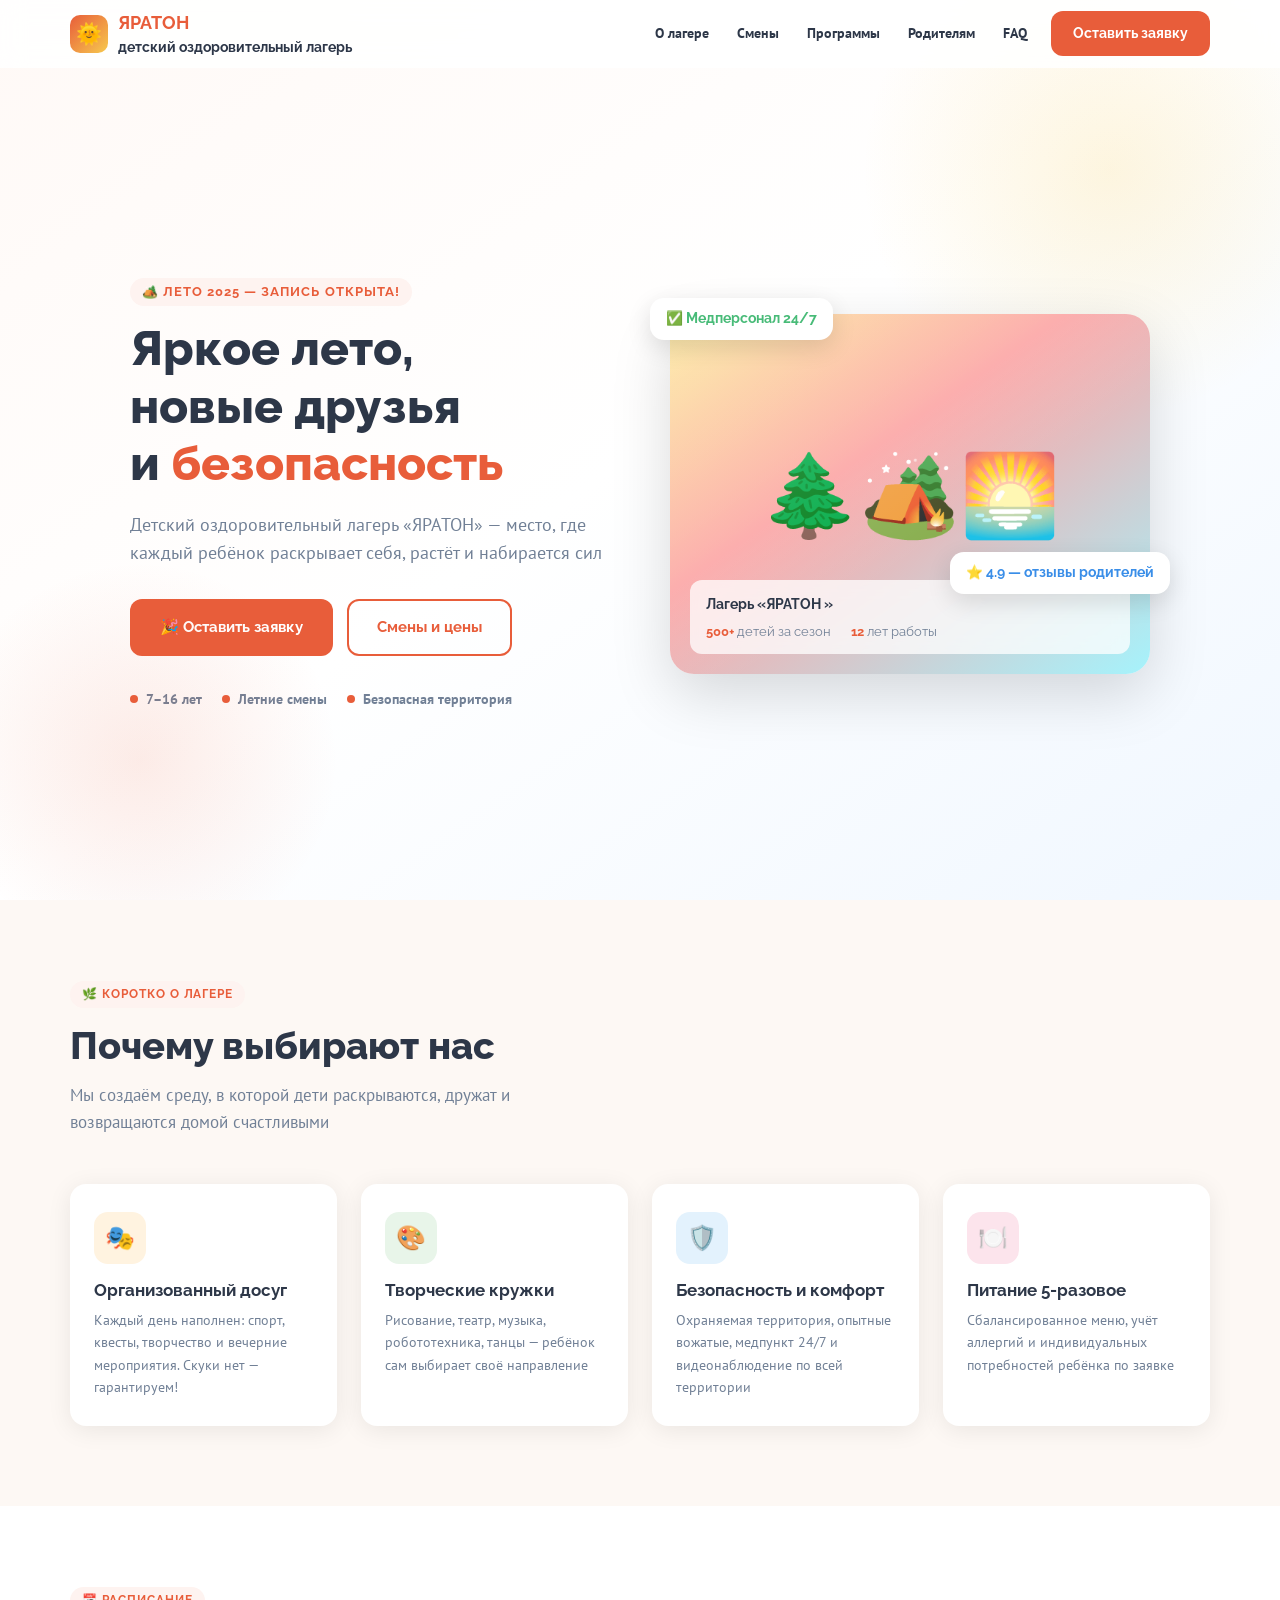
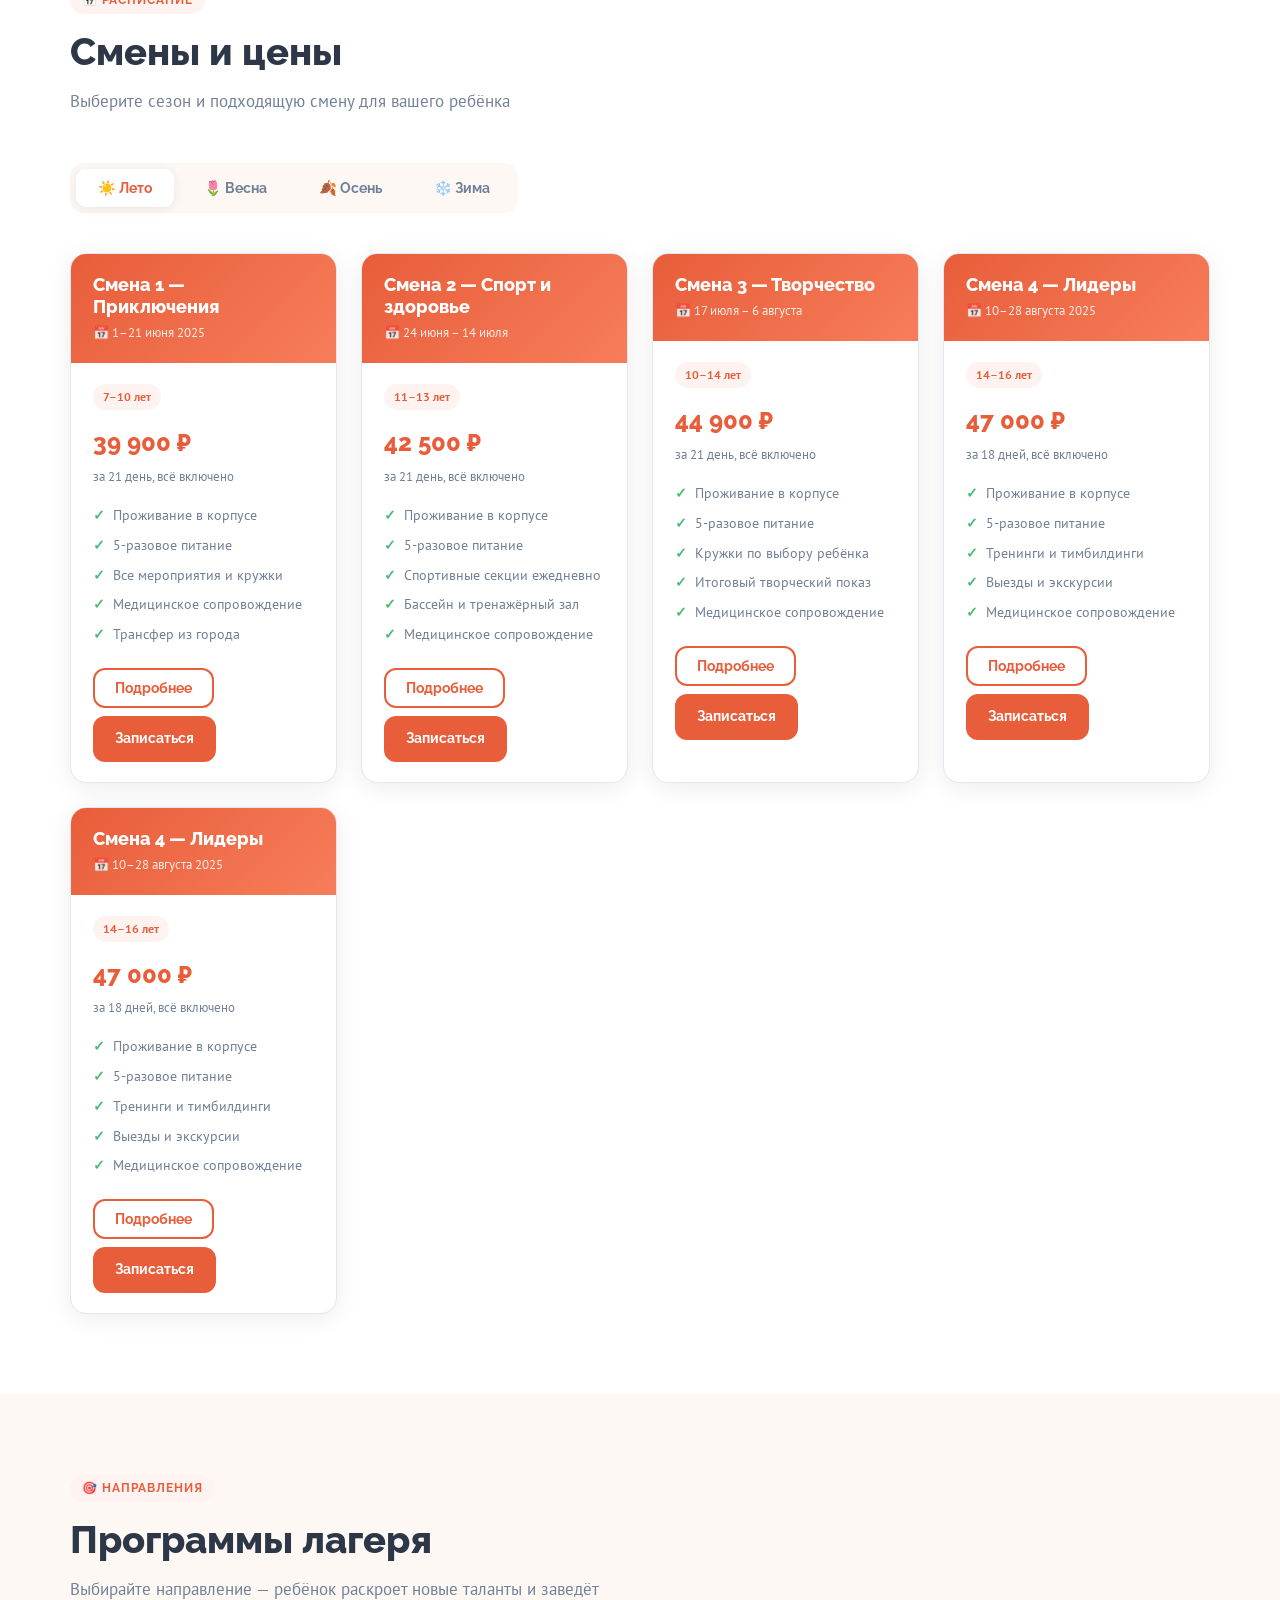
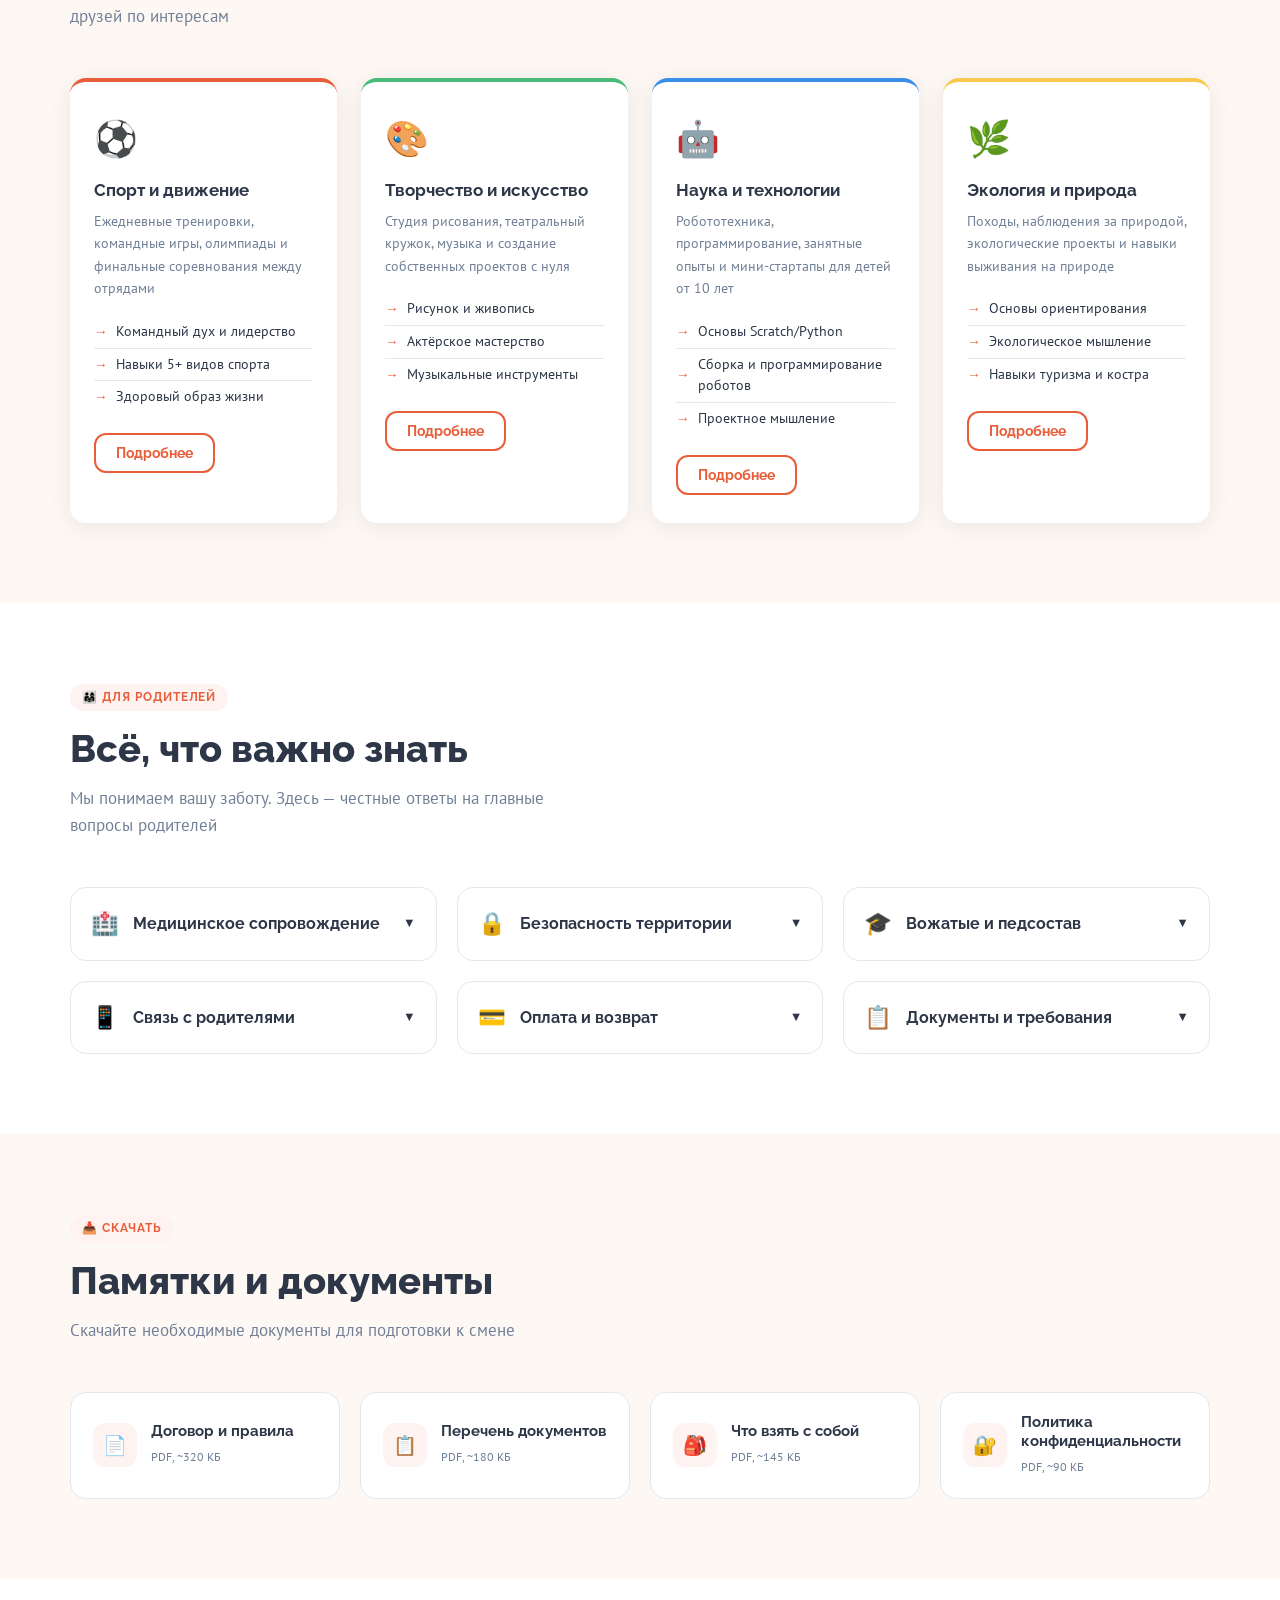
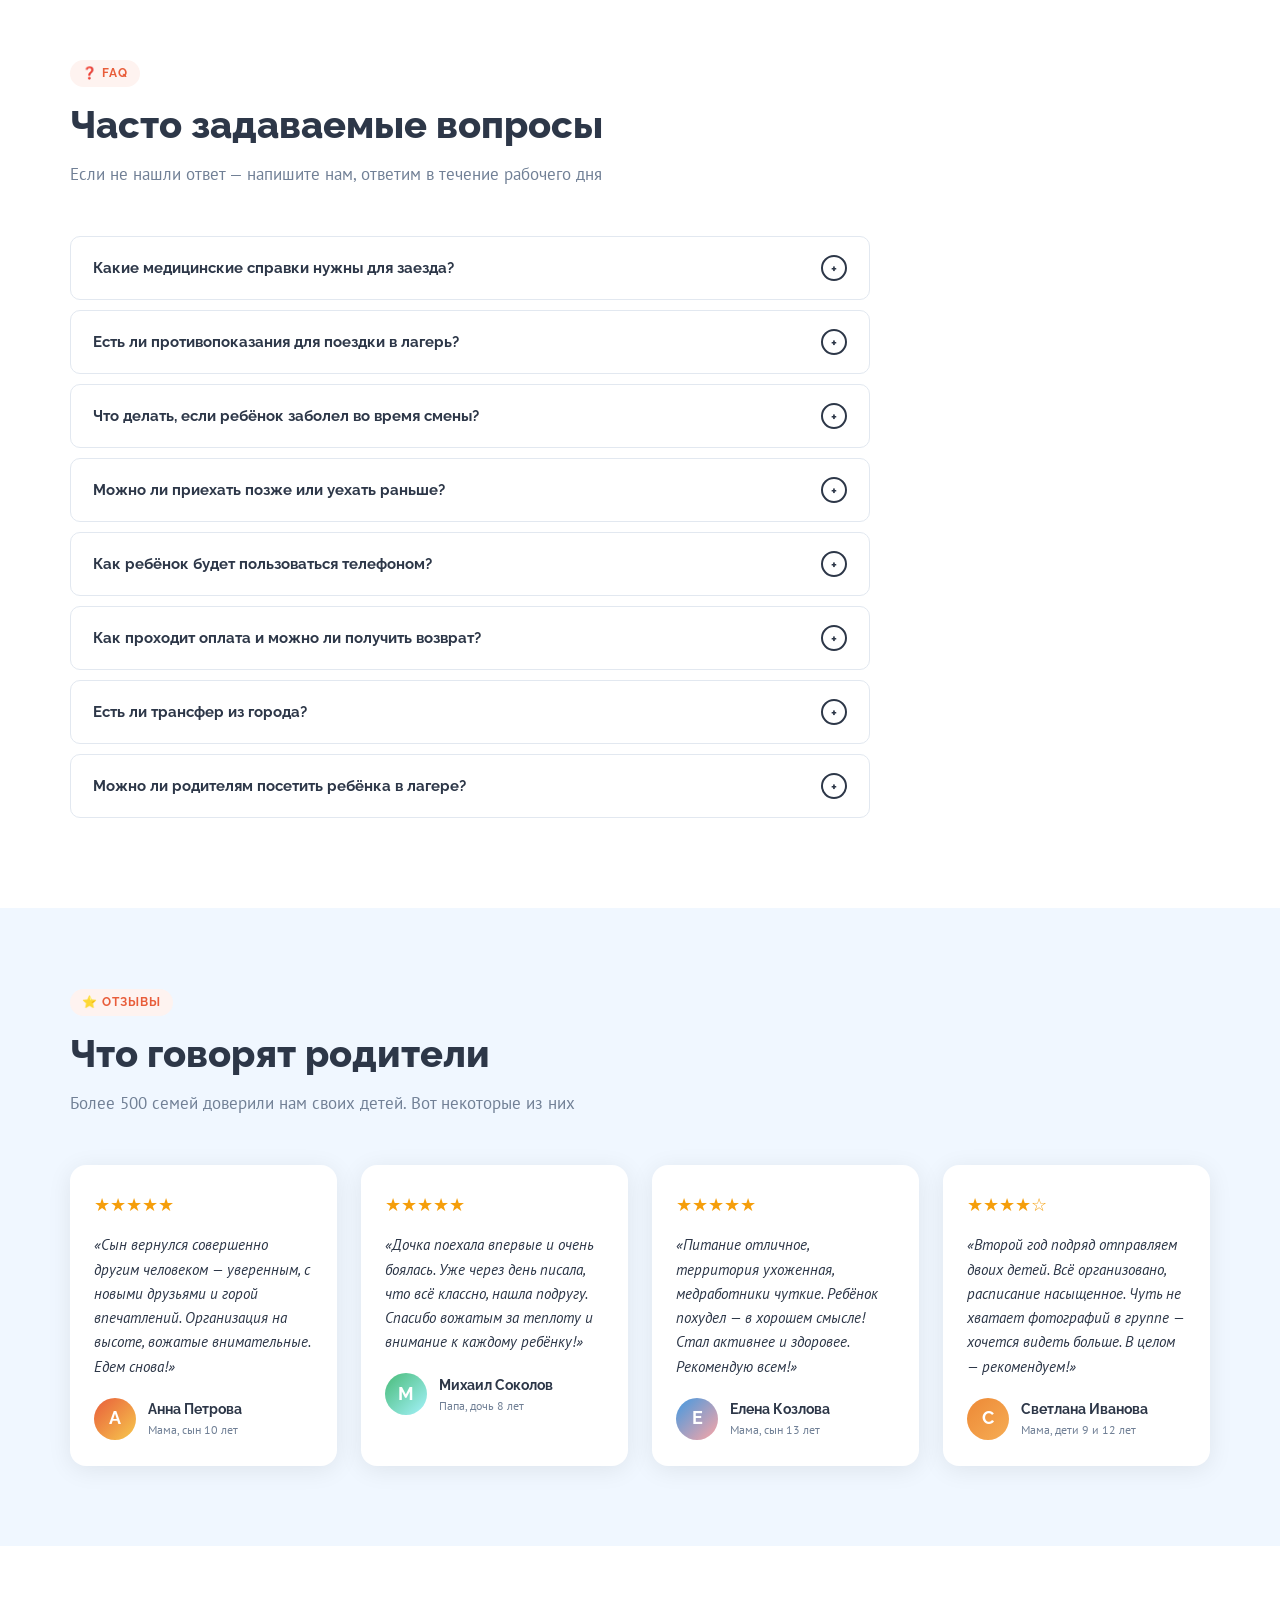
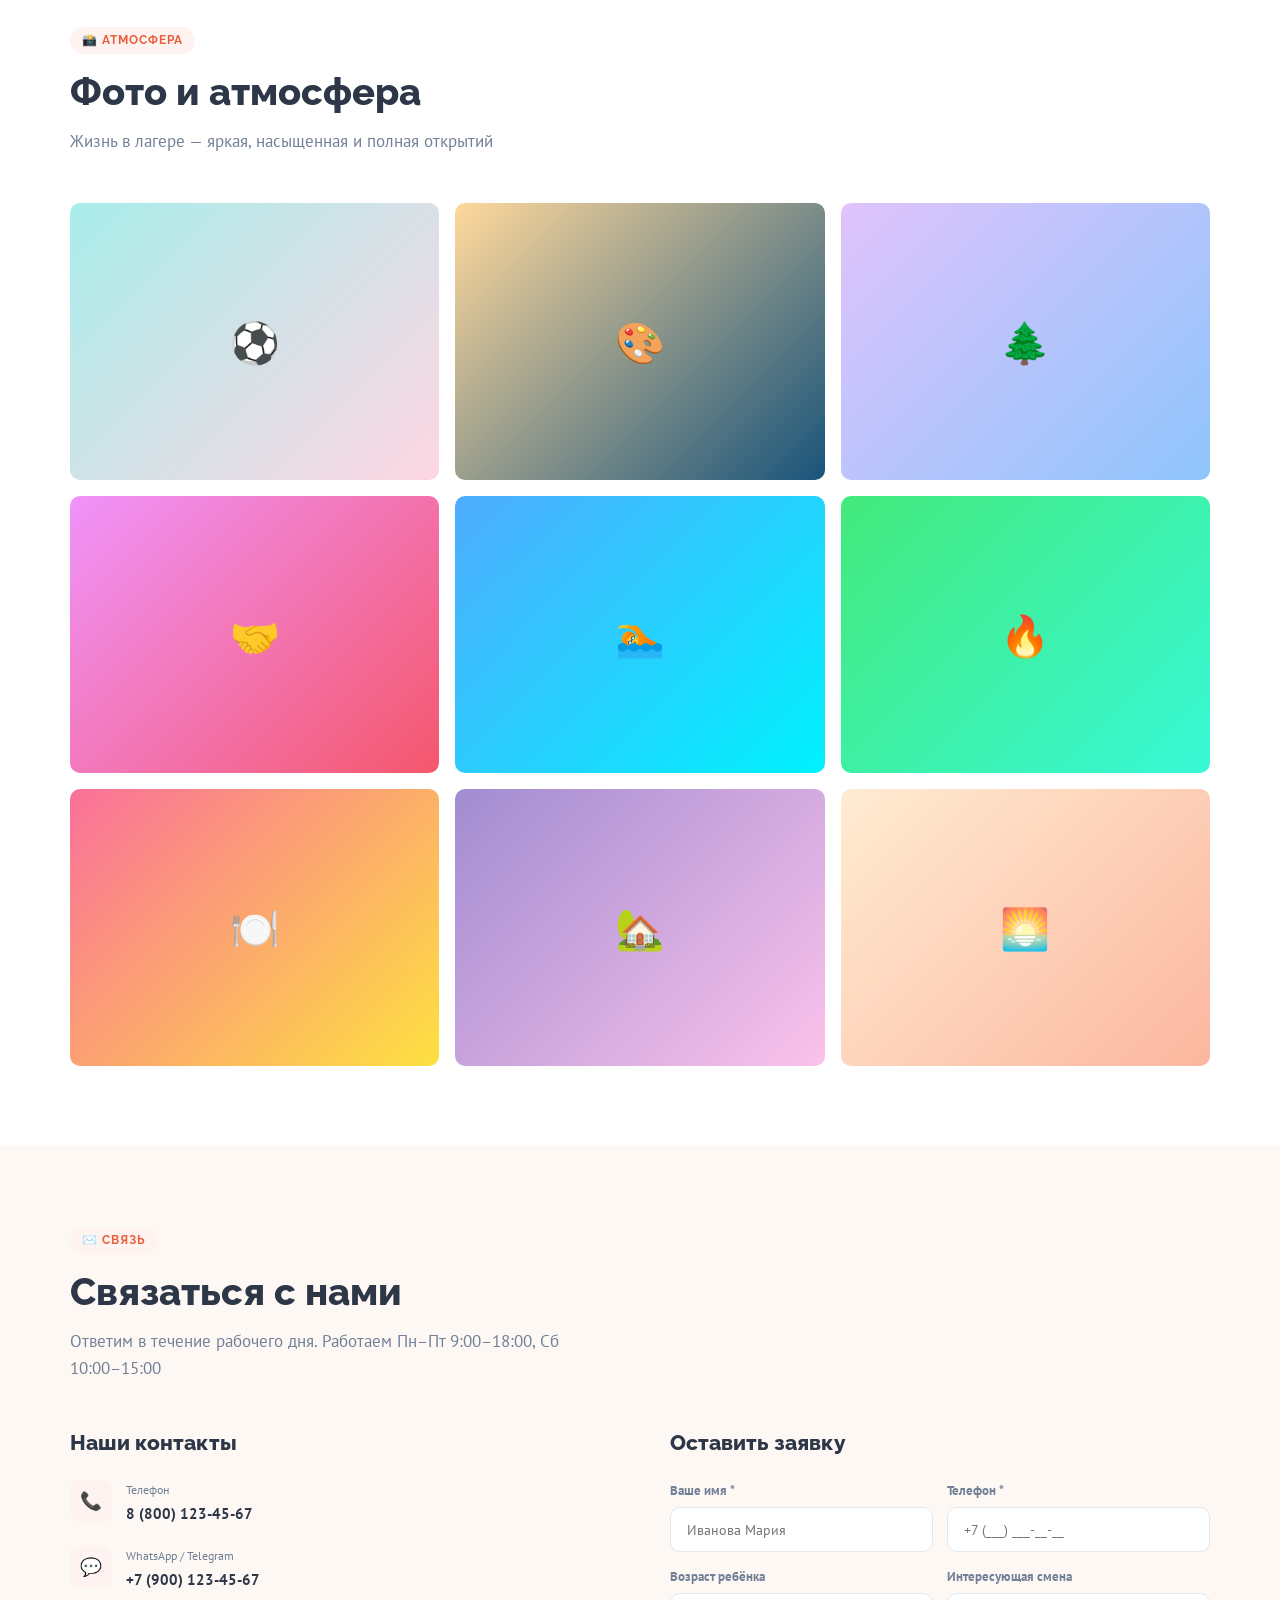
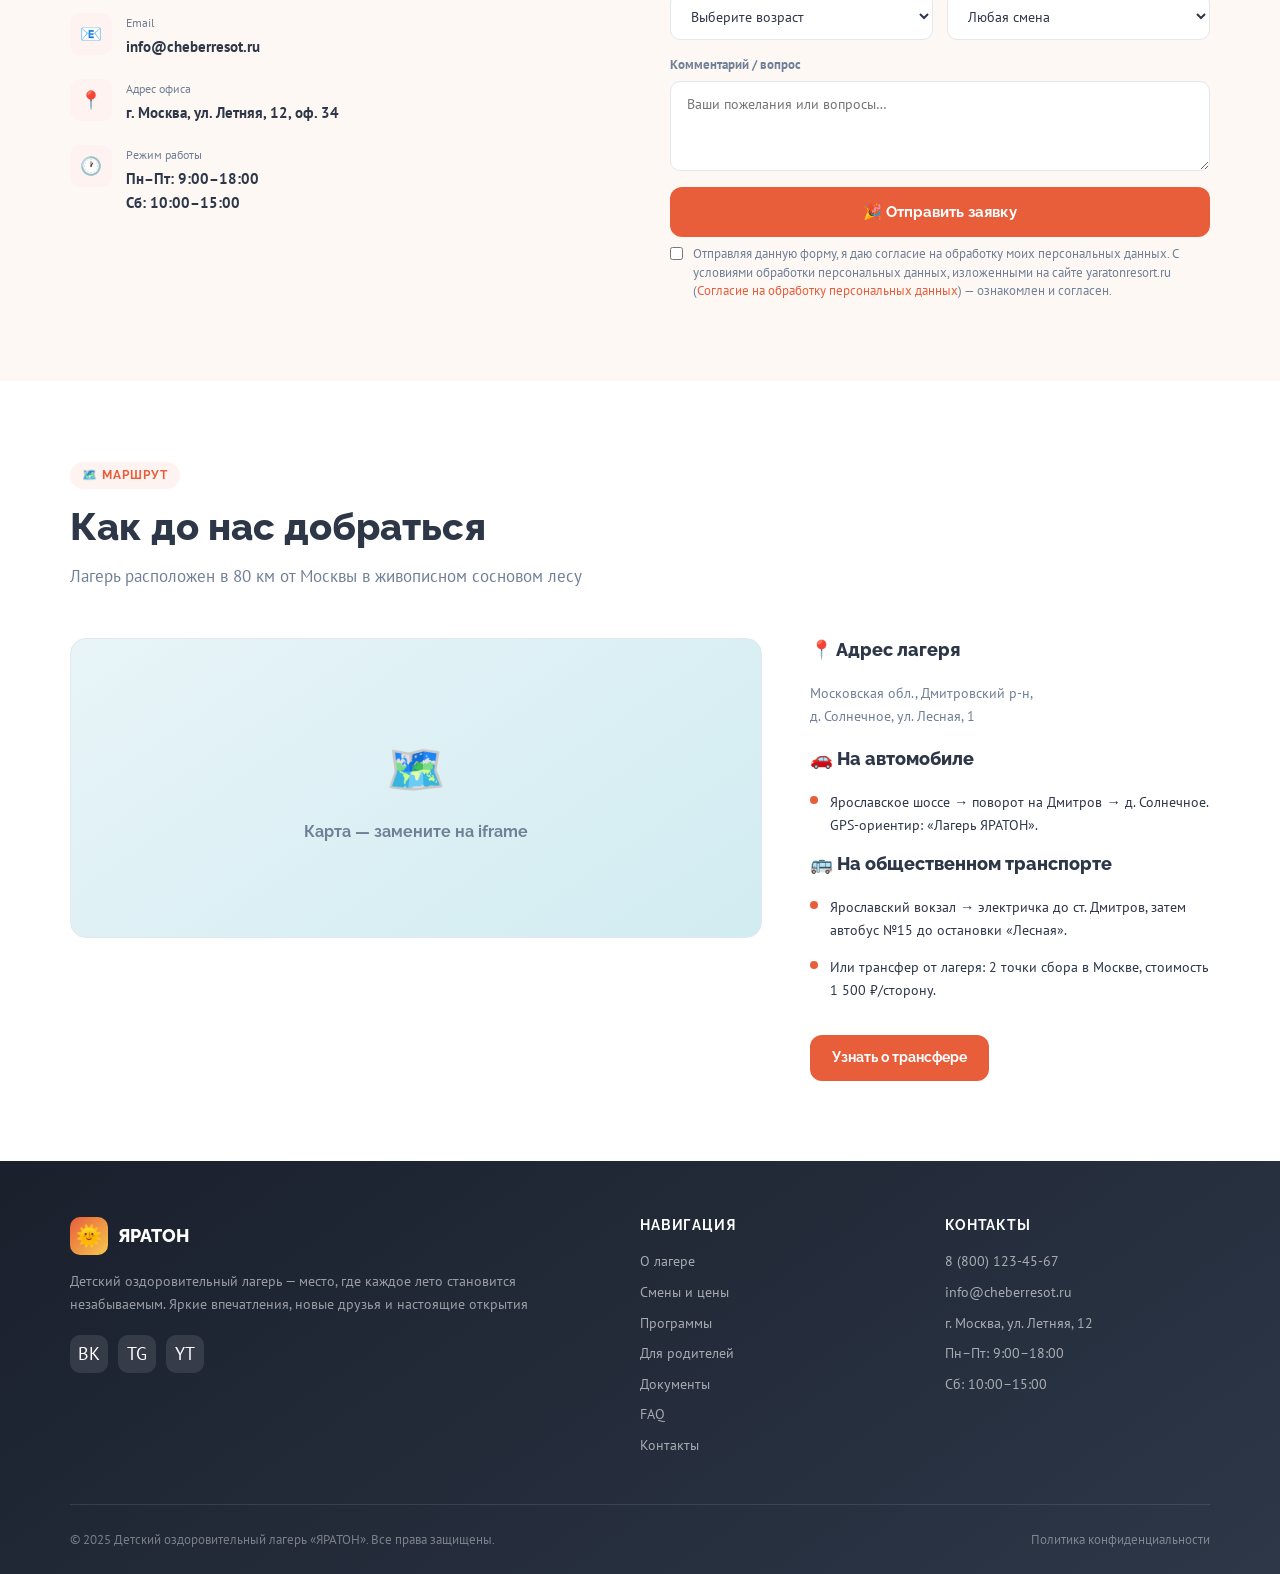
<file: camp-landing.html>
<!DOCTYPE html>
<html lang="ru">
<head>
<meta charset="UTF-8">
<meta name="viewport" content="width=device-width, initial-scale=1.0">
<title>Лагерь «Яратон» — детский оздоровительный лагерь</title>
<link href="https://fonts.googleapis.com/css2?family=Raleway:wght@400;600;700;800&family=PT+Sans:wght@400;700&display=swap" rel="stylesheet">
<style>
/* ===== RESET & BASE ===== */
*, *::before, *::after { box-sizing: border-box; margin: 0; padding: 0; }
html { scroll-behavior: smooth; font-size: 16px; }
body {
  font-family: 'PT Sans', sans-serif;
  color: #2d3748;
  background: #fff;
  overflow-x: hidden;
  line-height: 1.6;
}

/* ===== VARIABLES ===== */
:root {
  --primary: #e85d3a;
  --primary-dark: #c94825;
  --primary-light: #fef3f0;
  --secondary: #3a8ee8;
  --accent: #f7c94e;
  --green: #48bb78;
  --bg-soft: #fdf8f4;
  --bg-section: #f0f7ff;
  --text: #2d3748;
  --text-light: #718096;
  --border: #e2e8f0;
  --radius: 16px;
  --radius-sm: 10px;
  --shadow: 0 4px 24px rgba(0,0,0,.08);
  --shadow-hover: 0 12px 40px rgba(0,0,0,.15);
  --transition: .28s cubic-bezier(.4,0,.2,1);
}

h1,h2,h3,h4,h5 { font-family: 'Raleway', sans-serif; line-height: 1.25; }
a { color: inherit; text-decoration: none; }
img { display: block; max-width: 100%; }
ul { list-style: none; }
button, input, textarea, select { font-family: 'PT Sans', sans-serif; }

/* ===== UTILITY ===== */
.container { max-width: 1180px; margin: 0 auto; padding: 0 20px; }
.section { padding: 80px 0; }
.section-title {
  font-size: clamp(1.6rem, 3vw, 2.4rem);
  font-weight: 800;
  color: var(--text);
  margin-bottom: 12px;
}
.section-sub {
  color: var(--text-light);
  font-size: 1.05rem;
  margin-bottom: 48px;
  max-width: 540px;
}
.tag {
  display: inline-block;
  background: var(--primary-light);
  color: var(--primary);
  font-family: 'Raleway', sans-serif;
  font-size: .75rem;
  font-weight: 700;
  letter-spacing: .08em;
  text-transform: uppercase;
  padding: 4px 12px;
  border-radius: 999px;
  margin-bottom: 14px;
}

/* ===== BUTTONS ===== */
.btn {
  display: inline-flex; align-items: center; gap: 8px;
  padding: 14px 28px;
  border-radius: 12px;
  font-family: 'Raleway', sans-serif;
  font-weight: 700;
  font-size: .95rem;
  cursor: pointer;
  border: 2px solid transparent;
  transition: var(--transition);
  outline: none;
  white-space: nowrap;
}
.btn:focus-visible { box-shadow: 0 0 0 3px rgba(232,93,58,.4); }
.btn-primary {
  background: var(--primary);
  color: #fff;
}
.btn-primary:hover { background: var(--primary-dark); transform: translateY(-2px); box-shadow: 0 8px 24px rgba(232,93,58,.35); }
.btn-secondary {
  background: transparent;
  color: var(--primary);
  border-color: var(--primary);
}
.btn-secondary:hover { background: var(--primary-light); transform: translateY(-2px); }
.btn-sm { padding: 10px 20px; font-size: .85rem; }

/* ===== HEADER ===== */
#header {
  position: fixed; top: 0; left: 0; right: 0; z-index: 1000;
  background: rgba(255,255,255,.85);
  backdrop-filter: blur(12px);
  -webkit-backdrop-filter: blur(12px);
  border-bottom: 1px solid transparent;
  transition: border-color .3s, box-shadow .3s;
  height: 68px;
  display: flex; align-items: center;
}
#header.scrolled {
  border-color: var(--border);
  box-shadow: 0 2px 20px rgba(0,0,0,.08);
}
.header-inner {
  display: flex; align-items: center; justify-content: space-between;
  width: 100%;
}
.logo {
  display: flex; align-items: center; gap: 10px;
  font-family: 'Raleway', sans-serif;
  font-weight: 800;
  font-size: 1.15rem;
  color: var(--primary);
}
.logo-icon {
  width: 38px; height: 38px;
  background: linear-gradient(135deg, var(--primary) 0%, var(--accent) 100%);
  border-radius: 10px;
  display: flex; align-items: center; justify-content: center;
  font-size: 1.3rem;
  flex-shrink: 0;
}
.logo span { color: var(--text); font-weight: 700; font-size: .85rem; display: block; }
.logo b { color: var(--primary); }

nav { display: flex; align-items: center; gap: 4px; }
nav a {
  padding: 8px 12px;
  border-radius: 8px;
  font-size: .88rem;
  font-weight: 600;
  color: var(--text);
  transition: background .2s, color .2s;
}
nav a:hover { background: var(--primary-light); color: var(--primary); }
.nav-cta { margin-left: 8px; }

/* BURGER */
.burger {
  display: none;
  flex-direction: column; gap: 5px;
  cursor: pointer;
  background: none; border: none; padding: 6px;
  border-radius: 8px;
  aria-label: "Меню";
}
.burger span {
  display: block; width: 24px; height: 2px;
  background: var(--text); border-radius: 2px;
  transition: var(--transition);
}
.burger.open span:nth-child(1) { transform: translateY(7px) rotate(45deg); }
.burger.open span:nth-child(2) { opacity: 0; }
.burger.open span:nth-child(3) { transform: translateY(-7px) rotate(-45deg); }

.mobile-menu {
  display: none;
  position: fixed; top: 68px; left: 0; right: 0; z-index: 999;
  background: rgba(255,255,255,.97);
  backdrop-filter: blur(16px);
  padding: 20px;
  flex-direction: column; gap: 4px;
  border-bottom: 1px solid var(--border);
  box-shadow: 0 8px 30px rgba(0,0,0,.1);
}
.mobile-menu.open { display: flex; }
.mobile-menu a {
  padding: 12px 16px;
  border-radius: 10px;
  font-weight: 600;
  font-size: 1rem;
  color: var(--text);
  transition: background .2s;
}
.mobile-menu a:hover { background: var(--primary-light); color: var(--primary); }

/* ===== HERO ===== */
#hero {
  min-height: 100vh;
  padding-top: 88px;
  background: linear-gradient(145deg, #fff9f6 0%, #fff 50%, #f0f7ff 100%);
  display: flex; align-items: center;
  position: relative; overflow: hidden;
}
#hero::before {
  content: '';
  position: absolute; top: -80px; right: -80px;
  width: 500px; height: 500px;
  background: radial-gradient(circle, rgba(247,201,78,.18) 0%, transparent 70%);
  pointer-events: none;
}
#hero::after {
  content: '';
  position: absolute; bottom: -60px; left: -60px;
  width: 400px; height: 400px;
  background: radial-gradient(circle, rgba(232,93,58,.12) 0%, transparent 70%);
  pointer-events: none;
}
.hero-grid {
  display: grid; grid-template-columns: 1fr 1fr; gap: 60px;
  align-items: center; width: 100%;
}
.hero-tag { font-size: .8rem; }
.hero-title {
  font-size: clamp(1.8rem, 4vw, 3rem);
  font-weight: 800;
  color: var(--text);
  margin-bottom: 18px;
  line-height: 1.2;
}
.hero-title span { color: var(--primary); }
.hero-sub {
  font-size: 1.1rem;
  color: var(--text-light);
  margin-bottom: 32px;
  max-width: 480px;
}
.hero-btns { display: flex; gap: 14px; flex-wrap: wrap; margin-bottom: 32px; }
.hero-badges {
  display: flex; gap: 20px; flex-wrap: wrap;
}
.hero-badge {
  display: flex; align-items: center; gap: 8px;
  font-size: .88rem; font-weight: 600; color: var(--text-light);
}
.hero-badge-dot {
  width: 8px; height: 8px; border-radius: 50%;
  background: var(--primary); flex-shrink: 0;
}

/* Hero image placeholder */
.hero-visual {
  position: relative;
}
.hero-card {
  background: linear-gradient(145deg, #fde68a 0%, #fca5a5 40%, #a5f3fc 100%);
  border-radius: 24px;
  aspect-ratio: 4/3;
  display: flex; align-items: center; justify-content: center;
  font-size: 5rem;
  box-shadow: 0 20px 60px rgba(0,0,0,.15);
  position: relative; overflow: hidden;
}
.hero-card::before {
  content: '';
  position: absolute; inset: 0;
  background: linear-gradient(145deg, rgba(255,255,255,.3) 0%, transparent 60%);
}
.hero-card-label {
  position: absolute; bottom: 20px; left: 20px; right: 20px;
  background: rgba(255,255,255,.75);
  backdrop-filter: blur(8px);
  border-radius: 12px;
  padding: 12px 16px;
  font-family: 'Raleway', sans-serif;
  font-weight: 700;
  font-size: .9rem;
  color: var(--text);
}
.hero-card-stat {
  display: flex; gap: 20px; margin-top: 6px;
}
.hero-card-stat span {
  font-size: .8rem; color: var(--text-light); font-weight: 400;
}
.hero-card-stat b { color: var(--primary); }
.float-badge {
  position: absolute;
  background: #fff;
  border-radius: 14px;
  padding: 10px 16px;
  box-shadow: 0 8px 24px rgba(0,0,0,.12);
  font-family: 'Raleway', sans-serif;
  font-weight: 700;
  font-size: .85rem;
  white-space: nowrap;
}
.float-badge-1 { top: -16px; left: -20px; color: var(--green); }
.float-badge-2 { bottom: 80px; right: -20px; color: var(--secondary); }

/* ===== ABOUT ===== */
#about { background: var(--bg-soft); }
.cards-grid {
  display: grid;
  grid-template-columns: repeat(auto-fit, minmax(230px, 1fr));
  gap: 24px;
}
.card {
  background: #fff;
  border-radius: var(--radius);
  padding: 28px 24px;
  box-shadow: var(--shadow);
  transition: var(--transition);
}
.card:hover { transform: translateY(-4px); box-shadow: var(--shadow-hover); }
.card-icon {
  width: 52px; height: 52px;
  border-radius: 14px;
  display: flex; align-items: center; justify-content: center;
  font-size: 1.5rem;
  margin-bottom: 16px;
}
.card-icon-1 { background: #fff3e0; }
.card-icon-2 { background: #e8f5e9; }
.card-icon-3 { background: #e3f2fd; }
.card-icon-4 { background: #fce4ec; }
.card h3 {
  font-size: 1.05rem; font-weight: 700; margin-bottom: 8px;
}
.card p { font-size: .9rem; color: var(--text-light); line-height: 1.55; }

/* ===== SHIFTS ===== */
#shifts { background: #fff; }
.tabs {
  display: flex; gap: 8px;
  background: var(--bg-soft);
  border-radius: 14px;
  padding: 6px;
  margin-bottom: 40px;
  width: fit-content;
  flex-wrap: wrap;
}
.tab-btn {
  padding: 10px 22px;
  border-radius: 10px;
  border: none;
  background: transparent;
  font-family: 'Raleway', sans-serif;
  font-weight: 700;
  font-size: .9rem;
  color: var(--text-light);
  cursor: pointer;
  transition: var(--transition);
}
.tab-btn.active {
  background: #fff;
  color: var(--primary);
  box-shadow: 0 2px 12px rgba(0,0,0,.08);
}
.tab-content { display: none; }
.tab-content.active { display: block; }

.shifts-grid {
  display: grid;
  grid-template-columns: repeat(auto-fit, minmax(250px, 1fr));
  gap: 24px;
}
.shift-card {
  background: #fff;
  border: 1px solid var(--border);
  border-radius: var(--radius);
  overflow: hidden;
  box-shadow: var(--shadow);
  transition: var(--transition);
}
.shift-card:hover { transform: translateY(-4px); box-shadow: var(--shadow-hover); }
.shift-top {
  background: linear-gradient(135deg, var(--primary) 0%, #f77d5a 100%);
  color: #fff;
  padding: 20px 22px;
}
.shift-top h3 { font-size: 1.1rem; font-weight: 800; margin-bottom: 4px; }
.shift-dates { font-size: .82rem; opacity: .85; }
.shift-body { padding: 20px 22px; }
.shift-age {
  display: inline-block;
  background: var(--primary-light);
  color: var(--primary);
  font-size: .78rem; font-weight: 700;
  padding: 3px 10px; border-radius: 999px;
  margin-bottom: 14px;
}
.shift-price {
  font-family: 'Raleway', sans-serif;
  font-size: 1.5rem; font-weight: 800;
  color: var(--primary); margin-bottom: 4px;
}
.shift-price-note { font-size: .8rem; color: var(--text-light); margin-bottom: 14px; }
.shift-includes { margin-bottom: 18px; }
.shift-includes li {
  font-size: .85rem; color: var(--text-light);
  padding: 4px 0;
  display: flex; align-items: center; gap: 8px;
}
.shift-includes li::before { content: '✓'; color: var(--green); font-weight: 700; flex-shrink: 0; }
.shift-btns { display: flex; gap: 8px; flex-wrap: wrap; }

/* ===== PROGRAMS ===== */
#programs { background: var(--bg-soft); }
.programs-grid {
  display: grid;
  grid-template-columns: repeat(auto-fit, minmax(250px, 1fr));
  gap: 24px;
}
.prog-card {
  background: #fff;
  border-radius: var(--radius);
  padding: 28px 24px;
  box-shadow: var(--shadow);
  transition: var(--transition);
  border-top: 4px solid transparent;
}
.prog-card:nth-child(1) { border-color: var(--primary); }
.prog-card:nth-child(2) { border-color: var(--green); }
.prog-card:nth-child(3) { border-color: var(--secondary); }
.prog-card:nth-child(4) { border-color: var(--accent); }
.prog-card:hover { transform: translateY(-4px); box-shadow: var(--shadow-hover); }
.prog-icon {
  font-size: 2.2rem; margin-bottom: 14px;
}
.prog-card h3 { font-size: 1.08rem; font-weight: 700; margin-bottom: 8px; }
.prog-card > p { font-size: .88rem; color: var(--text-light); margin-bottom: 16px; }
.prog-learns { margin-bottom: 20px; }
.prog-learns li {
  font-size: .85rem; color: var(--text);
  padding: 5px 0;
  display: flex; align-items: center; gap: 8px;
  border-bottom: 1px solid var(--border);
}
.prog-learns li:last-child { border: none; }
.prog-learns li::before { content: '→'; color: var(--primary); font-weight: 700; }

/* ===== PARENTS ===== */
#parents { background: #fff; }
.parents-grid {
  display: grid;
  grid-template-columns: repeat(auto-fit, minmax(300px, 1fr));
  gap: 20px;
}
.parent-item {
  border: 1px solid var(--border);
  border-radius: var(--radius);
  overflow: hidden;
}
.parent-summary {
  display: flex; align-items: center; gap: 14px;
  padding: 18px 20px;
  cursor: pointer;
  user-select: none;
  font-family: 'Raleway', sans-serif;
  font-weight: 700;
  font-size: 1rem;
  transition: background .2s;
  list-style: none;
}
.parent-summary::-webkit-details-marker { display: none; }
.parent-item[open] .parent-summary { background: var(--primary-light); color: var(--primary); }
.parent-summary:hover { background: var(--bg-soft); }
.parent-emoji { font-size: 1.4rem; }
.parent-arrow {
  margin-left: auto;
  font-size: .8rem;
  transition: transform .3s;
}
.parent-item[open] .parent-arrow { transform: rotate(180deg); }
.parent-body {
  padding: 0 20px 18px 54px;
  font-size: .9rem; color: var(--text-light); line-height: 1.65;
}

/* ===== DOCS ===== */
#docs { background: var(--bg-soft); }
.docs-grid {
  display: grid;
  grid-template-columns: repeat(auto-fit, minmax(220px, 1fr));
  gap: 20px;
}
.doc-btn {
  display: flex; align-items: center; gap: 14px;
  background: #fff;
  border: 1px solid var(--border);
  border-radius: var(--radius);
  padding: 20px 22px;
  cursor: pointer;
  transition: var(--transition);
  text-align: left;
}
.doc-btn:hover { border-color: var(--primary); transform: translateY(-3px); box-shadow: var(--shadow-hover); }
.doc-btn:hover .doc-icon { background: var(--primary); color: #fff; }
.doc-icon {
  width: 44px; height: 44px; flex-shrink: 0;
  background: var(--primary-light);
  color: var(--primary);
  border-radius: 12px;
  display: flex; align-items: center; justify-content: center;
  font-size: 1.2rem;
  transition: var(--transition);
}
.doc-info h4 { font-size: .95rem; font-weight: 700; margin-bottom: 2px; }
.doc-info span { font-size: .78rem; color: var(--text-light); }

/* ===== FAQ ===== */
#faq { background: #fff; }
.faq-list { max-width: 800px; }
.faq-item {
  border: 1px solid var(--border);
  border-radius: var(--radius-sm);
  margin-bottom: 10px;
  overflow: hidden;
}
.faq-summary {
  display: flex; align-items: center; justify-content: space-between; gap: 12px;
  padding: 18px 22px;
  cursor: pointer;
  user-select: none;
  font-family: 'Raleway', sans-serif;
  font-weight: 700;
  font-size: .95rem;
  transition: background .2s;
  list-style: none;
}
.faq-summary::-webkit-details-marker { display: none; }
.faq-item[open] .faq-summary { background: var(--primary-light); color: var(--primary); }
.faq-marker {
  width: 26px; height: 26px; flex-shrink: 0;
  border-radius: 50%;
  border: 2px solid currentColor;
  display: flex; align-items: center; justify-content: center;
  font-size: .9rem;
  transition: transform .3s;
}
.faq-item[open] .faq-marker { transform: rotate(45deg); }
.faq-body {
  padding: 0 22px 18px;
  font-size: .9rem; color: var(--text-light); line-height: 1.7;
}

/* ===== REVIEWS ===== */
#reviews { background: var(--bg-section); }
.reviews-grid {
  display: grid;
  grid-template-columns: repeat(auto-fit, minmax(260px, 1fr));
  gap: 24px;
}
.review-card {
  background: #fff;
  border-radius: var(--radius);
  padding: 26px 24px;
  box-shadow: var(--shadow);
  transition: var(--transition);
}
.review-card:hover { transform: translateY(-4px); box-shadow: var(--shadow-hover); }
.review-stars { color: #f59e0b; font-size: 1.1rem; margin-bottom: 14px; }
.review-text {
  font-size: .92rem; color: var(--text); line-height: 1.65; margin-bottom: 18px;
  font-style: italic;
}
.review-author { display: flex; align-items: center; gap: 12px; }
.review-ava {
  width: 42px; height: 42px; border-radius: 50%;
  background: linear-gradient(135deg, var(--primary), var(--accent));
  display: flex; align-items: center; justify-content: center;
  font-size: 1.1rem; color: #fff; font-weight: 700;
  font-family: 'Raleway', sans-serif;
  flex-shrink: 0;
}
.review-name { font-family: 'Raleway', sans-serif; font-weight: 700; font-size: .9rem; }
.review-role { font-size: .78rem; color: var(--text-light); }

/* ===== GALLERY ===== */
#gallery { background: #fff; }
.gallery-grid {
  display: grid;
  grid-template-columns: repeat(3, 1fr);
  gap: 16px;
}
.gallery-item {
  border-radius: var(--radius-sm);
  overflow: hidden;
  aspect-ratio: 4/3;
  position: relative;
  cursor: pointer;
}
.gallery-ph {
  width: 100%; height: 100%;
  display: flex; align-items: center; justify-content: center;
  font-size: 2.5rem;
  transition: transform .4s;
}
.gallery-item:nth-child(1) .gallery-ph { background: linear-gradient(135deg, #a8edea, #fed6e3); }
.gallery-item:nth-child(2) .gallery-ph { background: linear-gradient(135deg, #ffd89b, #19547b); }
.gallery-item:nth-child(3) .gallery-ph { background: linear-gradient(135deg, #e0c3fc, #8ec5fc); }
.gallery-item:nth-child(4) .gallery-ph { background: linear-gradient(135deg, #f093fb, #f5576c); }
.gallery-item:nth-child(5) .gallery-ph { background: linear-gradient(135deg, #4facfe, #00f2fe); }
.gallery-item:nth-child(6) .gallery-ph { background: linear-gradient(135deg, #43e97b, #38f9d7); }
.gallery-item:nth-child(7) .gallery-ph { background: linear-gradient(135deg, #fa709a, #fee140); }
.gallery-item:nth-child(8) .gallery-ph { background: linear-gradient(135deg, #a18cd1, #fbc2eb); }
.gallery-item:nth-child(9) .gallery-ph { background: linear-gradient(135deg, #ffecd2, #fcb69f); }
.gallery-overlay {
  position: absolute; inset: 0;
  background: rgba(0,0,0,.45);
  display: flex; align-items: center; justify-content: center;
  color: #fff; font-size: 1.8rem;
  opacity: 0; transition: opacity .3s;
}
.gallery-item:hover .gallery-ph { transform: scale(1.08); }
.gallery-item:hover .gallery-overlay { opacity: 1; }

/* ===== CONTACTS ===== */
#contacts { background: var(--bg-soft); }
.contacts-grid {
  display: grid; grid-template-columns: 1fr 1fr; gap: 60px; align-items: start;
}
.contacts-info h3 {
  font-size: 1.3rem; font-weight: 800; margin-bottom: 24px;
}
.contact-row {
  display: flex; gap: 14px; align-items: flex-start;
  margin-bottom: 20px;
}
.contact-icon {
  width: 42px; height: 42px; flex-shrink: 0;
  background: var(--primary-light);
  color: var(--primary);
  border-radius: 10px;
  display: flex; align-items: center; justify-content: center;
  font-size: 1.1rem;
}
.contact-label { font-size: .78rem; color: var(--text-light); margin-bottom: 2px; }
.contact-val { font-weight: 700; font-size: .95rem; }
.contact-val a:hover { color: var(--primary); }

.form-grid { display: grid; grid-template-columns: 1fr 1fr; gap: 14px; }
.form-group { display: flex; flex-direction: column; gap: 6px; }
.form-group.full { grid-column: 1 / -1; }
.form-group label { font-size: .82rem; font-weight: 700; color: var(--text-light); }
.form-group input, .form-group textarea, .form-group select {
  padding: 12px 16px;
  border: 1.5px solid var(--border);
  border-radius: 10px;
  font-size: .9rem;
  transition: border-color .2s;
  background: #fff;
  color: var(--text);
}
.form-group input:focus, .form-group textarea:focus, .form-group select:focus {
  outline: none; border-color: var(--primary);
}
.form-group textarea { resize: vertical; min-height: 90px; }
.form-note { font-size: .8rem; color: var(--text-light); margin-top: 8px; }
.form-note-consent { position: relative; display: grid; grid-template-columns: 16px 1fr; gap: 7px; align-items: start; line-height: 1.45; }
.form-note-consent input { width: 13px; height: 13px; margin: 2px 0 0; accent-color: var(--primary); cursor: pointer; }
.form-note-consent label { cursor: pointer; }
.privacy-consent-warning { position: absolute; left: 0; top: calc(100% + 8px); z-index: 4; display: flex; align-items: center; gap: 10px; width: max-content; max-width: min(480px, calc(100vw - 56px)); padding: 12px 14px; border-radius: 4px; background: #fff; color: #1f2933; font-size: 14px; line-height: 1.35; box-shadow: 0 10px 28px rgba(11,15,20,.20), 0 0 0 1px rgba(11,15,20,.08); }
.privacy-consent-warning[hidden] { display: none; }
.privacy-consent-warning::before { content: ""; position: absolute; left: 12px; top: -8px; width: 16px; height: 16px; background: #fff; transform: rotate(45deg); box-shadow: -1px -1px 0 rgba(11,15,20,.08); }
.privacy-consent-warning span { position: relative; display: grid; place-items: center; flex: 0 0 auto; width: 28px; height: 28px; border-radius: 3px; background: #ff9700; color: #fff; font-size: 22px; font-weight: 800; line-height: 1; }
.form-note-consent.is-warning input { outline: 2px solid rgba(255,151,0,.35); outline-offset: 2px; }

/* ===== ROUTE ===== */
#route { background: #fff; }
.route-grid { display: grid; grid-template-columns: 1fr 400px; gap: 48px; align-items: start; }
.map-placeholder {
  border-radius: var(--radius);
  overflow: hidden;
  height: 300px;
  background: linear-gradient(145deg, #e8f4f8 0%, #d1ecf1 100%);
  display: flex; align-items: center; justify-content: center;
  flex-direction: column; gap: 12px;
  font-size: 3rem;
  color: var(--secondary);
  border: 1px solid var(--border);
  font-family: 'Raleway', sans-serif;
}
.map-placeholder span { font-size: 1rem; font-weight: 700; color: var(--text-light); }
.route-info h3 { font-size: 1.15rem; font-weight: 800; margin-bottom: 20px; }
.route-item {
  display: flex; gap: 12px; align-items: flex-start;
  margin-bottom: 14px;
  font-size: .9rem;
}
.route-bullet {
  width: 8px; height: 8px; border-radius: 50%;
  background: var(--primary); flex-shrink: 0; margin-top: 6px;
}

/* ===== FOOTER ===== */
footer {
  background: linear-gradient(145deg, #1a202c 0%, #2d3748 100%);
  color: rgba(255,255,255,.75);
  padding: 56px 0 24px;
}
.footer-grid {
  display: grid; grid-template-columns: 2fr 1fr 1fr; gap: 40px;
  margin-bottom: 40px;
}
.footer-logo {
  display: flex; align-items: center; gap: 10px;
  font-family: 'Raleway', sans-serif;
  font-weight: 800; font-size: 1.1rem; color: #fff;
  margin-bottom: 14px;
}
.footer-slogan { font-size: .9rem; color: rgba(255,255,255,.55); margin-bottom: 20px; line-height: 1.6; }
.social-links { display: flex; gap: 10px; }
.social-link {
  width: 38px; height: 38px;
  border-radius: 10px;
  background: rgba(255,255,255,.1);
  display: flex; align-items: center; justify-content: center;
  color: #fff; font-size: 1.1rem;
  transition: background .2s;
}
.social-link:hover { background: var(--primary); }
.footer-col h4 {
  font-family: 'Raleway', sans-serif;
  font-size: .88rem; font-weight: 700;
  color: #fff; letter-spacing: .06em; text-transform: uppercase;
  margin-bottom: 16px;
}
.footer-col a, .footer-col p {
  display: block; font-size: .88rem;
  color: rgba(255,255,255,.6);
  margin-bottom: 8px;
  transition: color .2s;
}
.footer-col a:hover { color: var(--accent); }
.footer-bottom {
  border-top: 1px solid rgba(255,255,255,.1);
  padding-top: 24px;
  display: flex; align-items: center; justify-content: space-between;
  gap: 12px; flex-wrap: wrap;
  font-size: .82rem; color: rgba(255,255,255,.4);
}

/* ===== RESPONSIVE ===== */
@media (max-width: 900px) {
  nav { display: none; }
  .burger { display: flex; }
  .hero-grid { grid-template-columns: 1fr; gap: 36px; }
  .hero-visual { order: -1; }
  .contacts-grid { grid-template-columns: 1fr; gap: 40px; }
  .route-grid { grid-template-columns: 1fr; }
  .gallery-grid { grid-template-columns: repeat(2, 1fr); }
  .footer-grid { grid-template-columns: 1fr 1fr; }
}
@media (max-width: 600px) {
  .section { padding: 56px 0; }
  .hero-btns { flex-direction: column; }
  .btn { justify-content: center; }
  .form-grid { grid-template-columns: 1fr; }
  .gallery-grid { grid-template-columns: repeat(2, 1fr); }
  .footer-grid { grid-template-columns: 1fr; }
  .tabs { width: 100%; justify-content: center; }
  .shifts-grid, .programs-grid, .reviews-grid, .docs-grid { grid-template-columns: 1fr; }
}
@media (max-width: 380px) {
  .gallery-grid { grid-template-columns: 1fr 1fr; }
}
</style>
</head>
<body>

<!-- ===== HEADER ===== -->
<header id="header" role="banner">
  <div class="container header-inner">
    <!-- Логотип — редактируй название -->
    <a href="#hero" class="logo" aria-label="Лагерь «Яратон»">
      <div class="logo-icon" aria-hidden="true">🌞</div>
      <div>
        <b>ЯРАТОН</b>
        <span>детский оздоровительный лагерь</span>
      </div>
    </a>

    <!-- Навигация десктоп -->
    <nav aria-label="Основная навигация">
      <a href="#about">О лагере</a>
      <a href="#shifts">Смены</a>
      <a href="#programs">Программы</a>
      <a href="#parents">Родителям</a>
      <a href="#faq">FAQ</a>
      <a href="#contacts" class="btn btn-primary btn-sm nav-cta">Оставить заявку</a>
    </nav>

    <!-- Бургер мобильный -->
    <button class="burger" id="burgerBtn" aria-label="Открыть меню" aria-expanded="false" aria-controls="mobileMenu">
      <span></span><span></span><span></span>
    </button>
  </div>
</header>

<!-- Мобильное меню -->
<nav class="mobile-menu" id="mobileMenu" aria-label="Мобильная навигация">
  <a href="#about">О лагере</a>
  <a href="#shifts">Смены и цены</a>
  <a href="#programs">Программы</a>
  <a href="#parents">Для родителей</a>
  <a href="#docs">Документы</a>
  <a href="#faq">FAQ</a>
  <a href="#reviews">Отзывы</a>
  <a href="#contacts">Связаться с нами</a>
</nav>

<!-- ===== HERO ===== -->
<section id="hero" aria-label="Главный экран">
  <div class="container">
    <div class="hero-grid">
      <div class="hero-content">
        <!-- Тег над заголовком -->
        <div class="tag hero-tag">🏕️ Лето 2025 — запись открыта!</div>

        <!-- Главный заголовок — редактируй текст -->
        <h1 class="hero-title">
          Яркое лето,<br>
          новые друзья<br>
          и <span>безопасность</span>
        </h1>

        <!-- Подзаголовок -->
        <p class="hero-sub">
          Детский оздоровительный лагерь «ЯРАТОН» — место, где каждый ребёнок раскрывает себя, растёт и набирается сил
        </p>

        <!-- Кнопки CTA -->
        <div class="hero-btns">
          <a href="#contacts" class="btn btn-primary" aria-label="Оставить заявку на смену">
            🎉 Оставить заявку
          </a>
          <a href="#shifts" class="btn btn-secondary" aria-label="Смотреть смены и цены">
            Смены и цены
          </a>
        </div>

        <!-- Короткие преимущества -->
        <div class="hero-badges">
          <div class="hero-badge"><div class="hero-badge-dot"></div> 7–16 лет</div>
          <div class="hero-badge"><div class="hero-badge-dot"></div> Летние смены</div>
          <div class="hero-badge"><div class="hero-badge-dot"></div> Безопасная территория</div>
        </div>
      </div>

      <!-- Визуальный блок — заглушка фото -->
      <div class="hero-visual">
        <div class="hero-card">
          🌲🏕️🌅
          <div class="hero-card-label">
            Лагерь «ЯРАТОН
            »
            <div class="hero-card-stat">
              <span><b>500+</b> детей за сезон</span>
              <span><b>12</b> лет работы</span>
            </div>
          </div>
        </div>
        <div class="float-badge float-badge-1">✅ Медперсонал 24/7</div>
        <div class="float-badge float-badge-2">⭐ 4.9 — отзывы родителей</div>
      </div>
    </div>
  </div>
</section>


<!-- ===== О ЛАГЕРЕ ===== -->
<section id="about" class="section" aria-labelledby="about-title">
  <div class="container">
    <div class="tag">🌿 Коротко о лагере</div>
    <h2 class="section-title" id="about-title">Почему выбирают нас</h2>
    <p class="section-sub">Мы создаём среду, в которой дети раскрываются, дружат и возвращаются домой счастливыми</p>

    <!-- 4 карточки преимуществ — редактируй тексты -->
    <div class="cards-grid">
      <div class="card">
        <div class="card-icon card-icon-1">🎭</div>
        <h3>Организованный досуг</h3>
        <p>Каждый день наполнен: спорт, квесты, творчество и вечерние мероприятия. Скуки нет — гарантируем!</p>
      </div>
      <div class="card">
        <div class="card-icon card-icon-2">🎨</div>
        <h3>Творческие кружки</h3>
        <p>Рисование, театр, музыка, робототехника, танцы — ребёнок сам выбирает своё направление</p>
      </div>
      <div class="card">
        <div class="card-icon card-icon-3">🛡️</div>
        <h3>Безопасность и комфорт</h3>
        <p>Охраняемая территория, опытные вожатые, медпункт 24/7 и видеонаблюдение по всей территории</p>
      </div>
      <div class="card">
        <div class="card-icon card-icon-4">🍽️</div>
        <h3>Питание 5-разовое</h3>
        <p>Сбалансированное меню, учёт аллергий и индивидуальных потребностей ребёнка по заявке</p>
      </div>
    </div>
  </div>
</section>


<!-- ===== СМЕНЫ И ЦЕНЫ ===== -->
<section id="shifts" class="section" aria-labelledby="shifts-title">
  <div class="container">
    <div class="tag">📅 Расписание</div>
    <h2 class="section-title" id="shifts-title">Смены и цены</h2>
    <p class="section-sub">Выберите сезон и подходящую смену для вашего ребёнка</p>

    <!-- Таб-переключатель сезонов -->
    <div class="tabs" role="tablist" aria-label="Выбор сезона">
      <button class="tab-btn active" role="tab" aria-selected="true" data-tab="summer" aria-controls="tab-summer">☀️ Лето</button>
      <button class="tab-btn" role="tab" aria-selected="false" data-tab="spring" aria-controls="tab-spring">🌷 Весна</button>
      <button class="tab-btn" role="tab" aria-selected="false" data-tab="autumn" aria-controls="tab-autumn">🍂 Осень</button>
      <button class="tab-btn" role="tab" aria-selected="false" data-tab="winter" aria-controls="tab-winter">❄️ Зима</button>
    </div>

    <!-- ЛЕТО -->
    <div class="tab-content active" id="tab-summer">
      <div class="shifts-grid">
        <!-- Смена 1 -->
        <div class="shift-card">
          <div class="shift-top">
            <h3>Смена 1 — Приключения</h3>
            <div class="shift-dates">📅 1–21 июня 2025</div>
          </div>
          <div class="shift-body">
            <span class="shift-age">7–10 лет</span>
            <div class="shift-price">39 900 ₽</div>
            <div class="shift-price-note">за 21 день, всё включено</div>
            <ul class="shift-includes">
              <li>Проживание в корпусе</li>
              <li>5-разовое питание</li>
              <li>Все мероприятия и кружки</li>
              <li>Медицинское сопровождение</li>
              <li>Трансфер из города</li>
            </ul>
            <div class="shift-btns">
              <button class="btn btn-secondary btn-sm">Подробнее</button>
              <a href="#contacts" class="btn btn-primary btn-sm">Записаться</a>
            </div>
          </div>
        </div>
        <!-- Смена 2 -->
        <div class="shift-card">
          <div class="shift-top">
            <h3>Смена 2 — Спорт и здоровье</h3>
            <div class="shift-dates">📅 24 июня – 14 июля</div>
          </div>
          <div class="shift-body">
            <span class="shift-age">11–13 лет</span>
            <div class="shift-price">42 500 ₽</div>
            <div class="shift-price-note">за 21 день, всё включено</div>
            <ul class="shift-includes">
              <li>Проживание в корпусе</li>
              <li>5-разовое питание</li>
              <li>Спортивные секции ежедневно</li>
              <li>Бассейн и тренажёрный зал</li>
              <li>Медицинское сопровождение</li>
            </ul>
            <div class="shift-btns">
              <button class="btn btn-secondary btn-sm">Подробнее</button>
              <a href="#contacts" class="btn btn-primary btn-sm">Записаться</a>
            </div>
          </div>
        </div>
        <!-- Смена 3 -->
        <div class="shift-card">
          <div class="shift-top">
            <h3>Смена 3 — Творчество</h3>
            <div class="shift-dates">📅 17 июля – 6 августа</div>
          </div>
          <div class="shift-body">
            <span class="shift-age">10–14 лет</span>
            <div class="shift-price">44 900 ₽</div>
            <div class="shift-price-note">за 21 день, всё включено</div>
            <ul class="shift-includes">
              <li>Проживание в корпусе</li>
              <li>5-разовое питание</li>
              <li>Кружки по выбору ребёнка</li>
              <li>Итоговый творческий показ</li>
              <li>Медицинское сопровождение</li>
            </ul>
            <div class="shift-btns">
              <button class="btn btn-secondary btn-sm">Подробнее</button>
              <a href="#contacts" class="btn btn-primary btn-sm">Записаться</a>
            </div>
          </div>
        </div>
        <!-- Смена 4 -->
        <div class="shift-card">
          <div class="shift-top">
            <h3>Смена 4 — Лидеры</h3>
            <div class="shift-dates">📅 10–28 августа 2025</div>
          </div>
          <div class="shift-body">
            <span class="shift-age">14–16 лет</span>
            <div class="shift-price">47 000 ₽</div>
            <div class="shift-price-note">за 18 дней, всё включено</div>
            <ul class="shift-includes">
              <li>Проживание в корпусе</li>
              <li>5-разовое питание</li>
              <li>Тренинги и тимбилдинги</li>
              <li>Выезды и экскурсии</li>
              <li>Медицинское сопровождение</li>
            </ul>
            <div class="shift-btns">
              <button class="btn btn-secondary btn-sm">Подробнее</button>
              <a href="#contacts" class="btn btn-primary btn-sm">Записаться</a>
            </div>
          </div>
        </div>
        <!-- Смена 5 -->
        <div class="shift-card">
          <div class="shift-top">
            <h3>Смена 4 — Лидеры</h3>
            <div class="shift-dates">📅 10–28 августа 2025</div>
          </div>
          <div class="shift-body">
            <span class="shift-age">14–16 лет</span>
            <div class="shift-price">47 000 ₽</div>
            <div class="shift-price-note">за 18 дней, всё включено</div>
            <ul class="shift-includes">
              <li>Проживание в корпусе</li>
              <li>5-разовое питание</li>
              <li>Тренинги и тимбилдинги</li>
              <li>Выезды и экскурсии</li>
              <li>Медицинское сопровождение</li>
            </ul>
            <div class="shift-btns">
              <button class="btn btn-secondary btn-sm">Подробнее</button>
              <a href="#contacts" class="btn btn-primary btn-sm">Записаться</a>
      </div>
    </div>

    <!-- ВЕСНА -->
    <div class="tab-content" id="tab-spring">
      <div class="shifts-grid">
        <div class="shift-card">
          <div class="shift-top" style="background: linear-gradient(135deg,#48bb78,#68d391)">
            <h3>Весенняя смена</h3>
            <div class="shift-dates">📅 28 апреля – 11 мая 2025</div>
          </div>
          <div class="shift-body">
            <span class="shift-age">7–15 лет</span>
            <div class="shift-price">21 500 ₽</div>
            <div class="shift-price-note">за 14 дней, всё включено</div>
            <ul class="shift-includes">
              <li>Проживание в корпусе</li>
              <li>5-разовое питание</li>
              <li>Праздничная программа</li>
              <li>Медицинское сопровождение</li>
            </ul>
            <div class="shift-btns">
              <button class="btn btn-secondary btn-sm">Подробнее</button>
              <a href="#contacts" class="btn btn-primary btn-sm">Записаться</a>
            </div>
          </div>
        </div>
      </div>
    </div>

    <!-- ОСЕНЬ -->
    <div class="tab-content" id="tab-autumn">
      <div class="shifts-grid">
        <div class="shift-card">
          <div class="shift-top" style="background: linear-gradient(135deg,#ed8936,#f6ad55)">
            <h3>Осенняя смена</h3>
            <div class="shift-dates">📅 27 октября – 5 ноября 2025</div>
          </div>
          <div class="shift-body">
            <span class="shift-age">7–15 лет</span>
            <div class="shift-price">18 900 ₽</div>
            <div class="shift-price-note">за 10 дней, всё включено</div>
            <ul class="shift-includes">
              <li>Проживание в корпусе</li>
              <li>5-разовое питание</li>
              <li>Хэллоуин-фест и квесты</li>
              <li>Медицинское сопровождение</li>
            </ul>
            <div class="shift-btns">
              <button class="btn btn-secondary btn-sm">Подробнее</button>
              <a href="#contacts" class="btn btn-primary btn-sm">Записаться</a>
            </div>
          </div>
        </div>
      </div>
    </div>

    <!-- ЗИМА -->
    <div class="tab-content" id="tab-winter">
      <div class="shifts-grid">
        <div class="shift-card">
          <div class="shift-top" style="background: linear-gradient(135deg,#4299e1,#63b3ed)">
            <h3>Новогодняя смена</h3>
            <div class="shift-dates">📅 28 декабря – 7 января 2026</div>
          </div>
          <div class="shift-body">
            <span class="shift-age">7–16 лет</span>
            <div class="shift-price">32 500 ₽</div>
            <div class="shift-price-note">за 11 дней, всё включено</div>
            <ul class="shift-includes">
              <li>Проживание в корпусе</li>
              <li>5-разовое питание</li>
              <li>Новогодний бал и подарки</li>
              <li>Лыжи и зимние активности</li>
              <li>Медицинское сопровождение</li>
            </ul>
            <div class="shift-btns">
              <button class="btn btn-secondary btn-sm">Подробнее</button>
              <a href="#contacts" class="btn btn-primary btn-sm">Записаться</a>
            </div>
          </div>
        </div>
      </div>
    </div>

  </div>
</section>


<!-- ===== ПРОГРАММЫ ===== -->
<section id="programs" class="section" aria-labelledby="programs-title">
  <div class="container">
    <div class="tag">🎯 Направления</div>
    <h2 class="section-title" id="programs-title">Программы лагеря</h2>
    <p class="section-sub">Выбирайте направление — ребёнок раскроет новые таланты и заведёт друзей по интересам</p>

    <div class="programs-grid">
      <!-- Программа 1 -->
      <div class="prog-card">
        <div class="prog-icon">⚽</div>
        <h3>Спорт и движение</h3>
        <p>Ежедневные тренировки, командные игры, олимпиады и финальные соревнования между отрядами</p>
        <ul class="prog-learns">
          <li>Командный дух и лидерство</li>
          <li>Навыки 5+ видов спорта</li>
          <li>Здоровый образ жизни</li>
        </ul>
        <button class="btn btn-secondary btn-sm">Подробнее</button>
      </div>
      <!-- Программа 2 -->
      <div class="prog-card">
        <div class="prog-icon">🎨</div>
        <h3>Творчество и искусство</h3>
        <p>Студия рисования, театральный кружок, музыка и создание собственных проектов с нуля</p>
        <ul class="prog-learns">
          <li>Рисунок и живопись</li>
          <li>Актёрское мастерство</li>
          <li>Музыкальные инструменты</li>
        </ul>
        <button class="btn btn-secondary btn-sm">Подробнее</button>
      </div>
      <!-- Программа 3 -->
      <div class="prog-card">
        <div class="prog-icon">🤖</div>
        <h3>Наука и технологии</h3>
        <p>Робототехника, программирование, занятные опыты и мини-стартапы для детей от 10 лет</p>
        <ul class="prog-learns">
          <li>Основы Scratch/Python</li>
          <li>Сборка и программирование роботов</li>
          <li>Проектное мышление</li>
        </ul>
        <button class="btn btn-secondary btn-sm">Подробнее</button>
      </div>
      <!-- Программа 4 -->
      <div class="prog-card">
        <div class="prog-icon">🌿</div>
        <h3>Экология и природа</h3>
        <p>Походы, наблюдения за природой, экологические проекты и навыки выживания на природе</p>
        <ul class="prog-learns">
          <li>Основы ориентирования</li>
          <li>Экологическое мышление</li>
          <li>Навыки туризма и костра</li>
        </ul>
        <button class="btn btn-secondary btn-sm">Подробнее</button>
      </div>
    </div>
  </div>
</section>


<!-- ===== ДЛЯ РОДИТЕЛЕЙ ===== -->
<section id="parents" class="section" aria-labelledby="parents-title">
  <div class="container">
    <div class="tag">👨‍👩‍👧 Для родителей</div>
    <h2 class="section-title" id="parents-title">Всё, что важно знать</h2>
    <p class="section-sub">Мы понимаем вашу заботу. Здесь — честные ответы на главные вопросы родителей</p>

    <div class="parents-grid">
      <!-- Аккордеон-блоки -->
      <details class="parent-item">
        <summary class="parent-summary">
          <span class="parent-emoji">🏥</span>
          Медицинское сопровождение
          <span class="parent-arrow">▼</span>
        </summary>
        <p class="parent-body">На территории лагеря круглосуточно дежурят медицинская сестра и врач. Медпункт оснащён необходимыми препаратами и оборудованием. При серьёзных ситуациях незамедлительно вызывается скорая помощь и уведомляются родители</p>
      </details>

      <details class="parent-item">
        <summary class="parent-summary">
          <span class="parent-emoji">🔒</span>
          Безопасность территории
          <span class="parent-arrow">▼</span>
        </summary>
        <p class="parent-body">Лагерь расположен на охраняемой огороженной территории. Въезд/выход только по спискам. Видеонаблюдение в местах общего пользования, охрана 24 часа. Ребёнок не может покинуть территорию без уведомления администрации</p>
      </details>

      <details class="parent-item">
        <summary class="parent-summary">
          <span class="parent-emoji">🎓</span>
          Вожатые и педсостав
          <span class="parent-arrow">▼</span>
        </summary>
        <p class="parent-body">Все вожатые проходят обязательный отбор, тренинг и инструктаж. На отряд из 20 детей — 2 вожатых. Педагогический состав имеет профильное образование и опыт работы с детьми от 3 лет</p>
      </details>

      <details class="parent-item">
        <summary class="parent-summary">
          <span class="parent-emoji">📱</span>
          Связь с родителями
          <span class="parent-arrow">▼</span>
        </summary>
        <p class="parent-body">Дети могут пользоваться телефонами в отведённое время (после тихого часа). Ежедневно в родительский чат загружаются фото и краткий отчёт о прожитом дне. В экстренных случаях — немедленное уведомление</p>
      </details>

      <details class="parent-item">
        <summary class="parent-summary">
          <span class="parent-emoji">💳</span>
          Оплата и возврат
          <span class="parent-arrow">▼</span>
        </summary>
        <p class="parent-body">Оплата производится по договору: 30% при бронировании, остаток — за 14 дней до заезда. При отказе за 30+ дней — полный возврат за вычетом бронирования. При форс-мажоре — индивидуальное рассмотрение</p>
      </details>

      <details class="parent-item">
        <summary class="parent-summary">
          <span class="parent-emoji">📋</span>
          Документы и требования
          <span class="parent-arrow">▼</span>
        </summary>
        <p class="parent-body">Для заезда: медсправка по форме 079/у, справка об эпидокружении (действительна 3 дня), копия полиса ОМС, свидетельство о рождении / паспорт. Полный список — в разделе «Документы»</p>
      </details>
    </div>
  </div>
</section>


<!-- ===== ДОКУМЕНТЫ ===== -->
<section id="docs" class="section" aria-labelledby="docs-title">
  <div class="container">
    <div class="tag">📥 Скачать</div>
    <h2 class="section-title" id="docs-title">Памятки и документы</h2>
    <p class="section-sub">Скачайте необходимые документы для подготовки к смене</p>

    <div class="docs-grid">
      <!-- Редактируй ссылки href для реальных PDF -->
      <a href="#" class="doc-btn" aria-label="Скачать договор и правила PDF">
        <div class="doc-icon">📄</div>
        <div class="doc-info">
          <h4>Договор и правила</h4>
          <span>PDF, ~320 КБ</span>
        </div>
      </a>
      <a href="#" class="doc-btn" aria-label="Скачать перечень документов PDF">
        <div class="doc-icon">📋</div>
        <div class="doc-info">
          <h4>Перечень документов</h4>
          <span>PDF, ~180 КБ</span>
        </div>
      </a>
      <a href="#" class="doc-btn" aria-label="Скачать список вещей PDF">
        <div class="doc-icon">🎒</div>
        <div class="doc-info">
          <h4>Что взять с собой</h4>
          <span>PDF, ~145 КБ</span>
        </div>
      </a>
      <a href="#" class="doc-btn" aria-label="Скачать политику конфиденциальности PDF">
        <div class="doc-icon">🔐</div>
        <div class="doc-info">
          <h4>Политика конфиденциальности</h4>
          <span>PDF, ~90 КБ</span>
        </div>
      </a>
    </div>
  </div>
</section>


<!-- ===== FAQ ===== -->
<section id="faq" class="section" aria-labelledby="faq-title">
  <div class="container">
    <div class="tag">❓ FAQ</div>
    <h2 class="section-title" id="faq-title">Часто задаваемые вопросы</h2>
    <p class="section-sub">Если не нашли ответ — напишите нам, ответим в течение рабочего дня</p>

    <div class="faq-list">
      <!-- Вопросы — редактируй тексты -->
      <details class="faq-item">
        <summary class="faq-summary">
          Какие медицинские справки нужны для заезда?
          <span class="faq-marker">+</span>
        </summary>
        <div class="faq-body">
          Для заезда необходимы: медицинская справка по форме 079/у (не ранее чем за 10 дней до заезда), справка об отсутствии контакта с инфекционными больными (действительна 3 дня), копия полиса ОМС. Полный перечень — в разделе «Документы».
        </div>
      </details>

      <details class="faq-item">
        <summary class="faq-summary">
          Есть ли противопоказания для поездки в лагерь?
          <span class="faq-marker">+</span>
        </summary>
        <div class="faq-body">
          Лагерь не принимает детей с острыми инфекционными заболеваниями, педикулёзом и с состояниями, требующими специализированной медпомощи. При хронических заболеваниях обязательно проконсультируйтесь с лечащим врачом и уведомите медперсонал лагеря заранее.
        </div>
      </details>

      <details class="faq-item">
        <summary class="faq-summary">
          Что делать, если ребёнок заболел во время смены?
          <span class="faq-marker">+</span>
        </summary>
        <div class="faq-body">
          При первых признаках недомогания вожатый сопровождает ребёнка в медпункт. Врач осматривает и принимает решение: лечение в лагере или вызов скорой. Родители уведомляются немедленно в любом случае. При госпитализации лагерь полностью сопровождает семью.
        </div>
      </details>

      <details class="faq-item">
        <summary class="faq-summary">
          Можно ли приехать позже или уехать раньше?
          <span class="faq-marker">+</span>
        </summary>
        <div class="faq-body">
          Да, возможен поздний заезд или ранний выезд. Необходимо заранее согласовать это с администрацией (не позднее чем за 3 дня). Пересчёт стоимости при изменении сроков — по тарифу. Неиспользованные дни не компенсируются без документального обоснования.
        </div>
      </details>

      <details class="faq-item">
        <summary class="faq-summary">
          Как ребёнок будет пользоваться телефоном?
          <span class="faq-marker">+</span>
        </summary>
        <div class="faq-body">
          Телефоны разрешены, но используются в специально отведённое время: с 19:00 до 21:00. Во время мероприятий и отбоя — убираются. Это помогает детям полноценно отдыхать, общаться вживую и участвовать в жизни лагеря.
        </div>
      </details>

      <details class="faq-item">
        <summary class="faq-summary">
          Как проходит оплата и можно ли получить возврат?
          <span class="faq-marker">+</span>
        </summary>
        <div class="faq-body">
          При бронировании вносится предоплата 30%. Остаток оплачивается за 14 дней до заезда. Если отказ за 30+ дней — возвращаем всё, кроме бронирования (10%). При отказе за 15–29 дней — возврат 50%. Менее 14 дней — только в форс-мажорных обстоятельствах с документами.
        </div>
      </details>

      <details class="faq-item">
        <summary class="faq-summary">
          Есть ли трансфер из города?
          <span class="faq-marker">+</span>
        </summary>
        <div class="faq-body">
          Да, организуется централизованный трансфер от двух точек сбора в городе. Стоимость — 1 500 ₽ в одну сторону. Также возможна самостоятельная доставка ребёнка. Точный маршрут и время — в памятке для родителей.
        </div>
      </details>

      <details class="faq-item">
        <summary class="faq-summary">
          Можно ли родителям посетить ребёнка в лагере?
          <span class="faq-marker">+</span>
        </summary>
        <div class="faq-body">
          Посещения разрешены в «родительские дни» (как правило, в середине смены). Информация о дате и времени сообщается заранее. Спонтанные визиты нарушают режим — просим их избегать.
        </div>
      </details>
    </div>
  </div>
</section>


<!-- ===== ОТЗЫВЫ ===== -->
<section id="reviews" class="section" aria-labelledby="reviews-title">
  <div class="container">
    <div class="tag">⭐ Отзывы</div>
    <h2 class="section-title" id="reviews-title">Что говорят родители</h2>
    <p class="section-sub">Более 500 семей доверили нам своих детей. Вот некоторые из них</p>

    <div class="reviews-grid">
      <!-- Отзыв 1 -->
      <div class="review-card">
        <div class="review-stars" aria-label="Оценка 5 из 5">★★★★★</div>
        <p class="review-text">«Сын вернулся совершенно другим человеком — уверенным, с новыми друзьями и горой впечатлений. Организация на высоте, вожатые внимательные. Едем снова!»</p>
        <div class="review-author">
          <div class="review-ava" aria-hidden="true">А</div>
          <div>
            <div class="review-name">Анна Петрова</div>
            <div class="review-role">Мама, сын 10 лет</div>
          </div>
        </div>
      </div>
      <!-- Отзыв 2 -->
      <div class="review-card">
        <div class="review-stars" aria-label="Оценка 5 из 5">★★★★★</div>
        <p class="review-text">«Дочка поехала впервые и очень боялась. Уже через день писала, что всё классно, нашла подругу. Спасибо вожатым за теплоту и внимание к каждому ребёнку!»</p>
        <div class="review-author">
          <div class="review-ava" style="background: linear-gradient(135deg,#48bb78,#a5f3fc)" aria-hidden="true">М</div>
          <div>
            <div class="review-name">Михаил Соколов</div>
            <div class="review-role">Папа, дочь 8 лет</div>
          </div>
        </div>
      </div>
      <!-- Отзыв 3 -->
      <div class="review-card">
        <div class="review-stars" aria-label="Оценка 5 из 5">★★★★★</div>
        <p class="review-text">«Питание отличное, территория ухоженная, медработники чуткие. Ребёнок похудел — в хорошем смысле! Стал активнее и здоровее. Рекомендую всем!»</p>
        <div class="review-author">
          <div class="review-ava" style="background: linear-gradient(135deg,#4299e1,#fca5a5)" aria-hidden="true">Е</div>
          <div>
            <div class="review-name">Елена Козлова</div>
            <div class="review-role">Мама, сын 13 лет</div>
          </div>
        </div>
      </div>
      <!-- Отзыв 4 -->
      <div class="review-card">
        <div class="review-stars" aria-label="Оценка 4 из 5">★★★★☆</div>
        <p class="review-text">«Второй год подряд отправляем двоих детей. Всё организовано, расписание насыщенное. Чуть не хватает фотографий в группе — хочется видеть больше. В целом — рекомендуем!»</p>
        <div class="review-author">
          <div class="review-ava" style="background: linear-gradient(135deg,#ed8936,#f6ad55)" aria-hidden="true">С</div>
          <div>
            <div class="review-name">Светлана Иванова</div>
            <div class="review-role">Мама, дети 9 и 12 лет</div>
          </div>
        </div>
      </div>
    </div>
  </div>
</section>


<!-- ===== ГАЛЕРЕЯ ===== -->
<section id="gallery" class="section" aria-labelledby="gallery-title">
  <div class="container">
    <div class="tag">📸 Атмосфера</div>
    <h2 class="section-title" id="gallery-title">Фото и атмосфера</h2>
    <p class="section-sub">Жизнь в лагере — яркая, насыщенная и полная открытий</p>

    <!-- Сетка галереи — замени emoji на реальные <img> -->
    <div class="gallery-grid" role="list">
      <div class="gallery-item" role="listitem" aria-label="Фото: спортивные мероприятия">
        <div class="gallery-ph">⚽</div>
        <div class="gallery-overlay">🔍</div>
      </div>
      <div class="gallery-item" role="listitem" aria-label="Фото: творческие занятия">
        <div class="gallery-ph">🎨</div>
        <div class="gallery-overlay">🔍</div>
      </div>
      <div class="gallery-item" role="listitem" aria-label="Фото: природа и лес">
        <div class="gallery-ph">🌲</div>
        <div class="gallery-overlay">🔍</div>
      </div>
      <div class="gallery-item" role="listitem" aria-label="Фото: дружба и общение">
        <div class="gallery-ph">🤝</div>
        <div class="gallery-overlay">🔍</div>
      </div>
      <div class="gallery-item" role="listitem" aria-label="Фото: бассейн и водные активности">
        <div class="gallery-ph">🏊</div>
        <div class="gallery-overlay">🔍</div>
      </div>
      <div class="gallery-item" role="listitem" aria-label="Фото: вечерние мероприятия">
        <div class="gallery-ph">🔥</div>
        <div class="gallery-overlay">🔍</div>
      </div>
      <div class="gallery-item" role="listitem" aria-label="Фото: столовая и питание">
        <div class="gallery-ph">🍽️</div>
        <div class="gallery-overlay">🔍</div>
      </div>
      <div class="gallery-item" role="listitem" aria-label="Фото: корпуса и территория">
        <div class="gallery-ph">🏡</div>
        <div class="gallery-overlay">🔍</div>
      </div>
      <div class="gallery-item" role="listitem" aria-label="Фото: закат и лето">
        <div class="gallery-ph">🌅</div>
        <div class="gallery-overlay">🔍</div>
      </div>
    </div>
  </div>
</section>


<!-- ===== КОНТАКТЫ ===== -->
<section id="contacts" class="section" aria-labelledby="contacts-title">
  <div class="container">
    <div class="tag">✉️ Связь</div>
    <h2 class="section-title" id="contacts-title">Связаться с нами</h2>
    <p class="section-sub">Ответим в течение рабочего дня. Работаем Пн–Пт 9:00–18:00, Сб 10:00–15:00</p>

    <div class="contacts-grid">
      <!-- Контактная информация -->
      <div class="contacts-info">
        <h3>Наши контакты</h3>

        <div class="contact-row">
          <div class="contact-icon" aria-hidden="true">📞</div>
          <div>
            <div class="contact-label">Телефон</div>
            <!-- Редактируй номер -->
            <div class="contact-val"><a href="tel:+78001234567">8 (800) 123-45-67</a></div>
          </div>
        </div>

        <div class="contact-row">
          <div class="contact-icon" aria-hidden="true">💬</div>
          <div>
            <div class="contact-label">WhatsApp / Telegram</div>
            <div class="contact-val"><a href="#">+7 (900) 123-45-67</a></div>
          </div>
        </div>

        <div class="contact-row">
          <div class="contact-icon" aria-hidden="true">📧</div>
          <div>
            <div class="contact-label">Email</div>
            <div class="contact-val"><a href="mailto:info@cheberresot.ru">info@cheberresot.ru</a></div>
          </div>
        </div>

        <div class="contact-row">
          <div class="contact-icon" aria-hidden="true">📍</div>
          <div>
            <div class="contact-label">Адрес офиса</div>
            <!-- Редактируй адрес -->
            <div class="contact-val">г. Москва, ул. Летняя, 12, оф. 34</div>
          </div>
        </div>

        <div class="contact-row">
          <div class="contact-icon" aria-hidden="true">🕐</div>
          <div>
            <div class="contact-label">Режим работы</div>
            <div class="contact-val">Пн–Пт: 9:00–18:00<br>Сб: 10:00–15:00</div>
          </div>
        </div>
      </div>

      <!-- Форма заявки -->
      <div class="contacts-form">
        <h3 style="font-size:1.3rem;font-weight:800;margin-bottom:24px;">Оставить заявку</h3>
        <!-- Форма — подключи обработку на своём бэкенде -->
        <div class="form-grid">
          <div class="form-group">
            <label for="form-name">Ваше имя *</label>
            <input type="text" id="form-name" name="name" placeholder="Иванова Мария" required aria-required="true">
          </div>
          <div class="form-group">
            <label for="form-phone">Телефон *</label>
            <input type="tel" id="form-phone" name="phone" placeholder="+7 (___) ___-__-__" required aria-required="true">
          </div>
          <div class="form-group">
            <label for="form-age">Возраст ребёнка</label>
            <select id="form-age" name="age">
              <option value="">Выберите возраст</option>
              <option>7–9 лет</option>
              <option>10–11 лет</option>
              <option>12–13 лет</option>
              <option>14–16 лет</option>
            </select>
          </div>
          <div class="form-group">
            <label for="form-shift">Интересующая смена</label>
            <select id="form-shift" name="shift">
              <option value="">Любая смена</option>
              <option>Смена 1 — Приключения (июнь)</option>
              <option>Смена 2 — Спорт (июль)</option>
              <option>Смена 3 — Творчество (июль)</option>
              <option>Смена 4 — Лидеры (август)</option>
            </select>
          </div>
          <div class="form-group full">
            <label for="form-comment">Комментарий / вопрос</label>
            <textarea id="form-comment" name="comment" placeholder="Ваши пожелания или вопросы…"></textarea>
          </div>
        </div>
        <button class="btn btn-primary" style="width:100%;justify-content:center;margin-top:16px;" type="button" onclick="handleFormSubmit()" aria-label="Отправить заявку">
          🎉 Отправить заявку
        </button>
        <div class="form-note form-note-consent" data-consent-block>
          <input id="legacy-privacy-consent" type="checkbox" required aria-describedby="legacy-consent-warning">
          <label for="legacy-privacy-consent">Отправляя данную форму, я даю согласие на обработку моих персональных данных. С условиями обработки персональных данных, изложенными на сайте yaratonresort.ru (<a href="#" style="color:var(--primary)">Согласие на обработку персональных данных</a>) — ознакомлен и согласен.</label>
          <div class="privacy-consent-warning" id="legacy-consent-warning" role="alert" hidden>
            <span aria-hidden="true">!</span>
            Чтобы продолжить, установите этот флажок.
          </div>
        </div>
      </div>
    </div>
  </div>
</section>


<!-- ===== КАК ДОБРАТЬСЯ ===== -->
<section id="route" class="section" aria-labelledby="route-title">
  <div class="container">
    <div class="tag">🗺️ Маршрут</div>
    <h2 class="section-title" id="route-title">Как до нас добраться</h2>
    <p class="section-sub">Лагерь расположен в 80 км от Москвы в живописном сосновом лесу</p>

    <div class="route-grid">
      <!-- Карта-заглушка — замени на реальный iframe карты -->
      <div class="map-placeholder" role="img" aria-label="Карта расположения лагеря">
        🗺️
        <span>Карта — замените на iframe</span>
      </div>

      <!-- Информация о маршруте -->
      <div class="route-info">
        <h3>📍 Адрес лагеря</h3>
        <!-- Редактируй адрес и ориентиры -->
        <p style="margin-bottom:20px;font-size:.9rem;color:var(--text-light)">
          Московская обл., Дмитровский р-н,<br>д. Солнечное, ул. Лесная, 1
        </p>

        <h3>🚗 На автомобиле</h3>
        <div class="route-item">
          <div class="route-bullet"></div>
          <div>Ярославское шоссе → поворот на Дмитров → д. Солнечное. GPS-ориентир: «Лагерь ЯРАТОН».</div>
        </div>

        <h3 style="margin-top:16px">🚌 На общественном транспорте</h3>
        <div class="route-item">
          <div class="route-bullet"></div>
          <div>Ярославский вокзал → электричка до ст. Дмитров, затем автобус №15 до остановки «Лесная».</div>
        </div>
        <div class="route-item">
          <div class="route-bullet"></div>
          <div>Или трансфер от лагеря: 2 точки сбора в Москве, стоимость 1 500 ₽/сторону.</div>
        </div>

        <a href="#contacts" class="btn btn-primary btn-sm" style="margin-top:20px">Узнать о трансфере</a>
      </div>
    </div>
  </div>
</section>


<!-- ===== ФУТЕР ===== -->
<footer role="contentinfo">
  <div class="container">
    <div class="footer-grid">
      <!-- Колонка 1: лого и слоган -->
      <div>
        <div class="footer-logo">
          <div class="logo-icon" aria-hidden="true">🌞</div>
          ЯРАТОН
        </div>
        <!-- Редактируй слоган -->
        <p class="footer-slogan">Детский оздоровительный лагерь — место, где каждое лето становится незабываемым. Яркие впечатления, новые друзья и настоящие открытия</p>
        <div class="social-links" aria-label="Мы в социальных сетях">
          <a href="#" class="social-link" aria-label="ВКонтакте">ВК</a>
          <a href="#" class="social-link" aria-label="Telegram">TG</a>
          <a href="#" class="social-link" aria-label="YouTube">YT</a>
        </div>
      </div>

      <!-- Колонка 2: навигация -->
      <div class="footer-col">
        <h4>Навигация</h4>
        <a href="#about">О лагере</a>
        <a href="#shifts">Смены и цены</a>
        <a href="#programs">Программы</a>
        <a href="#parents">Для родителей</a>
        <a href="#docs">Документы</a>
        <a href="#faq">FAQ</a>
        <a href="#contacts">Контакты</a>
      </div>

      <!-- Колонка 3: контакты -->
      <div class="footer-col">
        <h4>Контакты</h4>
        <!-- Редактируй контакты -->
        <a href="tel:+78001234567">8 (800) 123-45-67</a>
        <a href="mailto:info@cheberresot.ru">info@cheberresot.ru</a>
        <p>г. Москва, ул. Летняя, 12</p>
        <p>Пн–Пт: 9:00–18:00</p>
        <p>Сб: 10:00–15:00</p>
      </div>
    </div>

    <!-- Копирайт -->
    <div class="footer-bottom">
      <span>© 2025 Детский оздоровительный лагерь «ЯРАТОН». Все права защищены.</span>
      <span><a href="#" style="color:inherit">Политика конфиденциальности</a></span>
    </div>
  </div>
</footer>


<!-- ===== JAVASCRIPT ===== -->
<script>
// ---- Бургер-меню ----
const burgerBtn = document.getElementById('burgerBtn');
const mobileMenu = document.getElementById('mobileMenu');

burgerBtn.addEventListener('click', () => {
  const isOpen = mobileMenu.classList.toggle('open');
  burgerBtn.classList.toggle('open', isOpen);
  burgerBtn.setAttribute('aria-expanded', isOpen);
});

// Закрываем меню при клике на ссылку
mobileMenu.querySelectorAll('a').forEach(link => {
  link.addEventListener('click', () => {
    mobileMenu.classList.remove('open');
    burgerBtn.classList.remove('open');
    burgerBtn.setAttribute('aria-expanded', 'false');
  });
});

// ---- Тень хедера при скролле ----
const header = document.getElementById('header');
window.addEventListener('scroll', () => {
  header.classList.toggle('scrolled', window.scrollY > 10);
}, { passive: true });

// ---- Табы смен ----
document.querySelectorAll('.tab-btn').forEach(btn => {
  btn.addEventListener('click', () => {
    const tab = btn.dataset.tab;
    // Убираем активные классы
    document.querySelectorAll('.tab-btn').forEach(b => {
      b.classList.remove('active');
      b.setAttribute('aria-selected', 'false');
    });
    document.querySelectorAll('.tab-content').forEach(c => c.classList.remove('active'));
    // Активируем нужный
    btn.classList.add('active');
    btn.setAttribute('aria-selected', 'true');
    document.getElementById('tab-' + tab).classList.add('active');
  });
});

// ---- Простая обработка формы ----
function handleFormSubmit() {
  const name = document.getElementById('form-name').value.trim();
  const phone = document.getElementById('form-phone').value.trim();
  const consent = document.getElementById('legacy-privacy-consent');
  const consentBlock = consent?.closest('[data-consent-block]');
  const consentWarning = document.getElementById('legacy-consent-warning');
  if (consent && !consent.checked) {
    consentBlock?.classList.add('is-warning');
    if (consentWarning) consentWarning.hidden = false;
    consent.setAttribute('aria-invalid', 'true');
    consent.focus();
    return;
  }
  if (!name || !phone) {
    alert('Пожалуйста, заполните имя и телефон.');
    return;
  }
  // Здесь можно подключить реальный fetch/AJAX
  alert('Спасибо, ' + name + '! Мы свяжемся с вами в ближайшее время. 🎉');
}

document.getElementById('legacy-privacy-consent')?.addEventListener('change', function () {
  if (!this.checked) return;
  this.closest('[data-consent-block]')?.classList.remove('is-warning');
  this.removeAttribute('aria-invalid');
  const warning = document.getElementById('legacy-consent-warning');
  if (warning) warning.hidden = true;
});
</script>

</body>
</html>
</file>
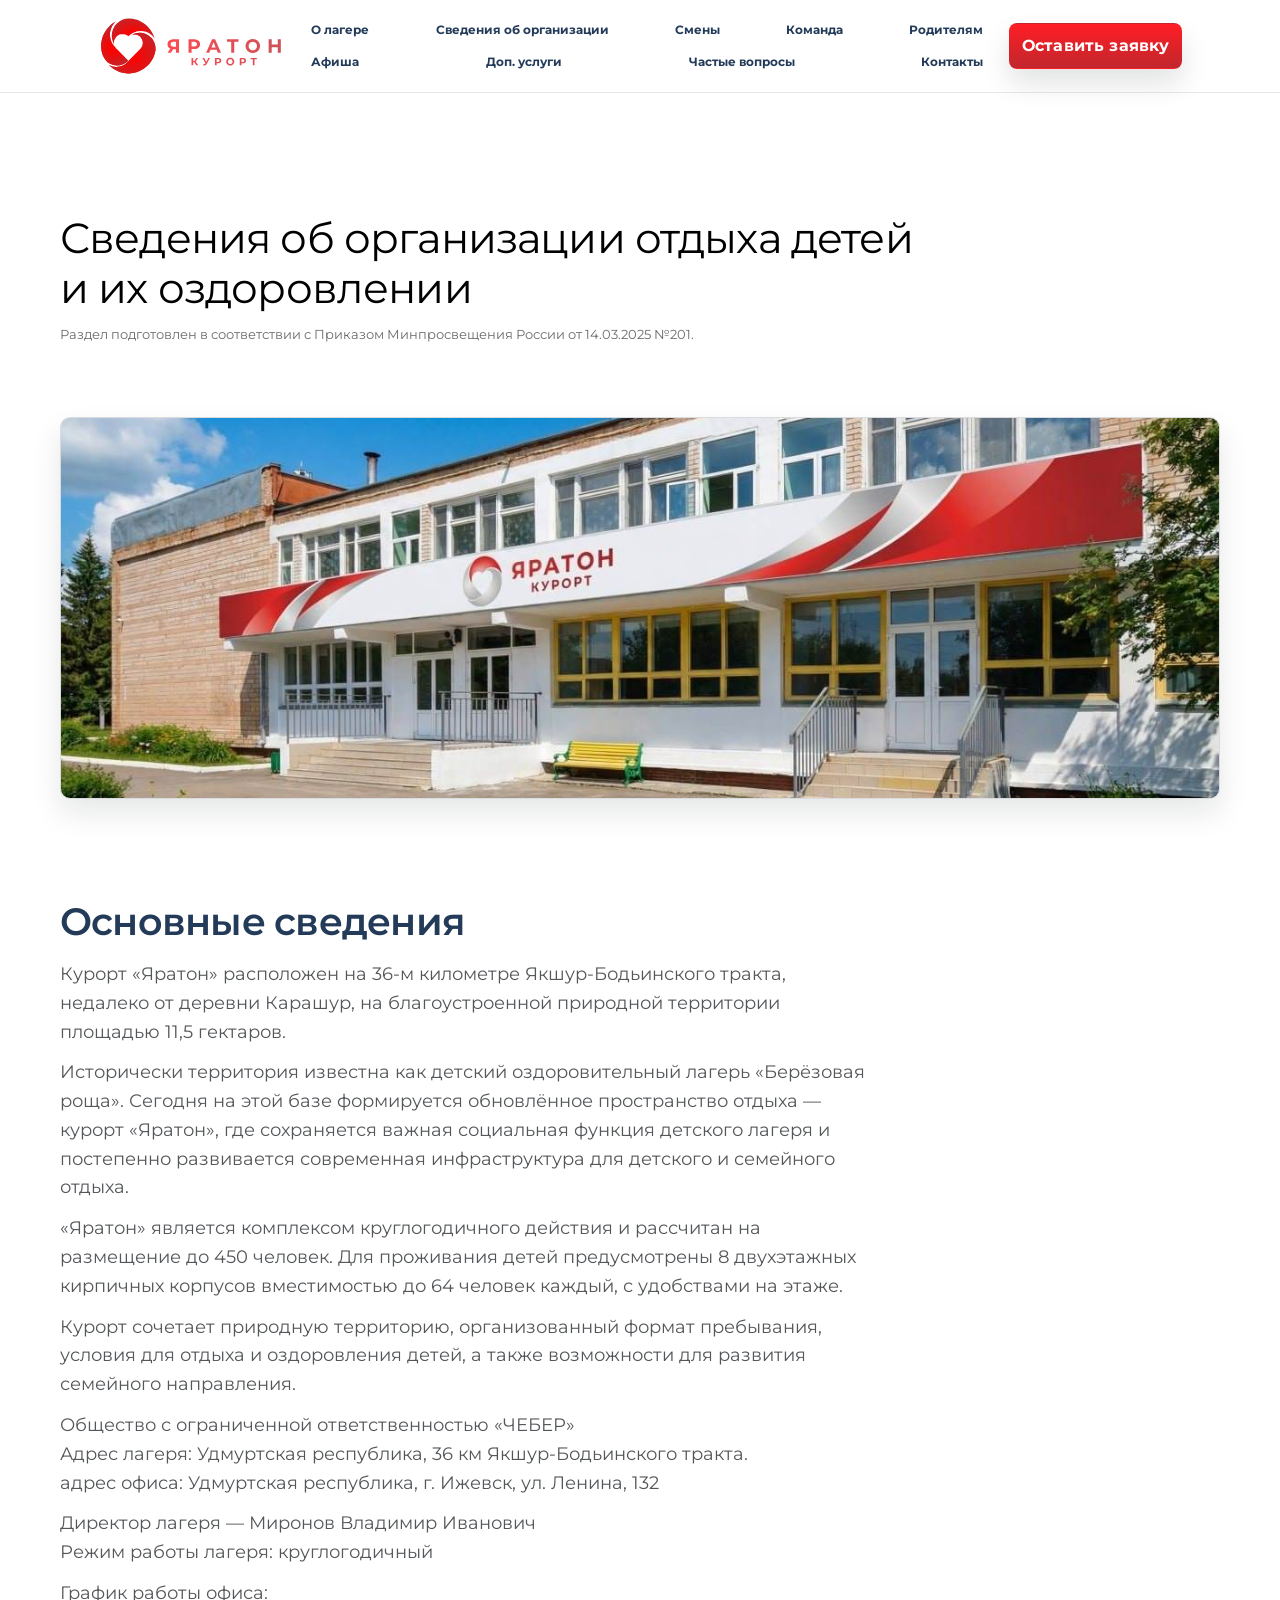
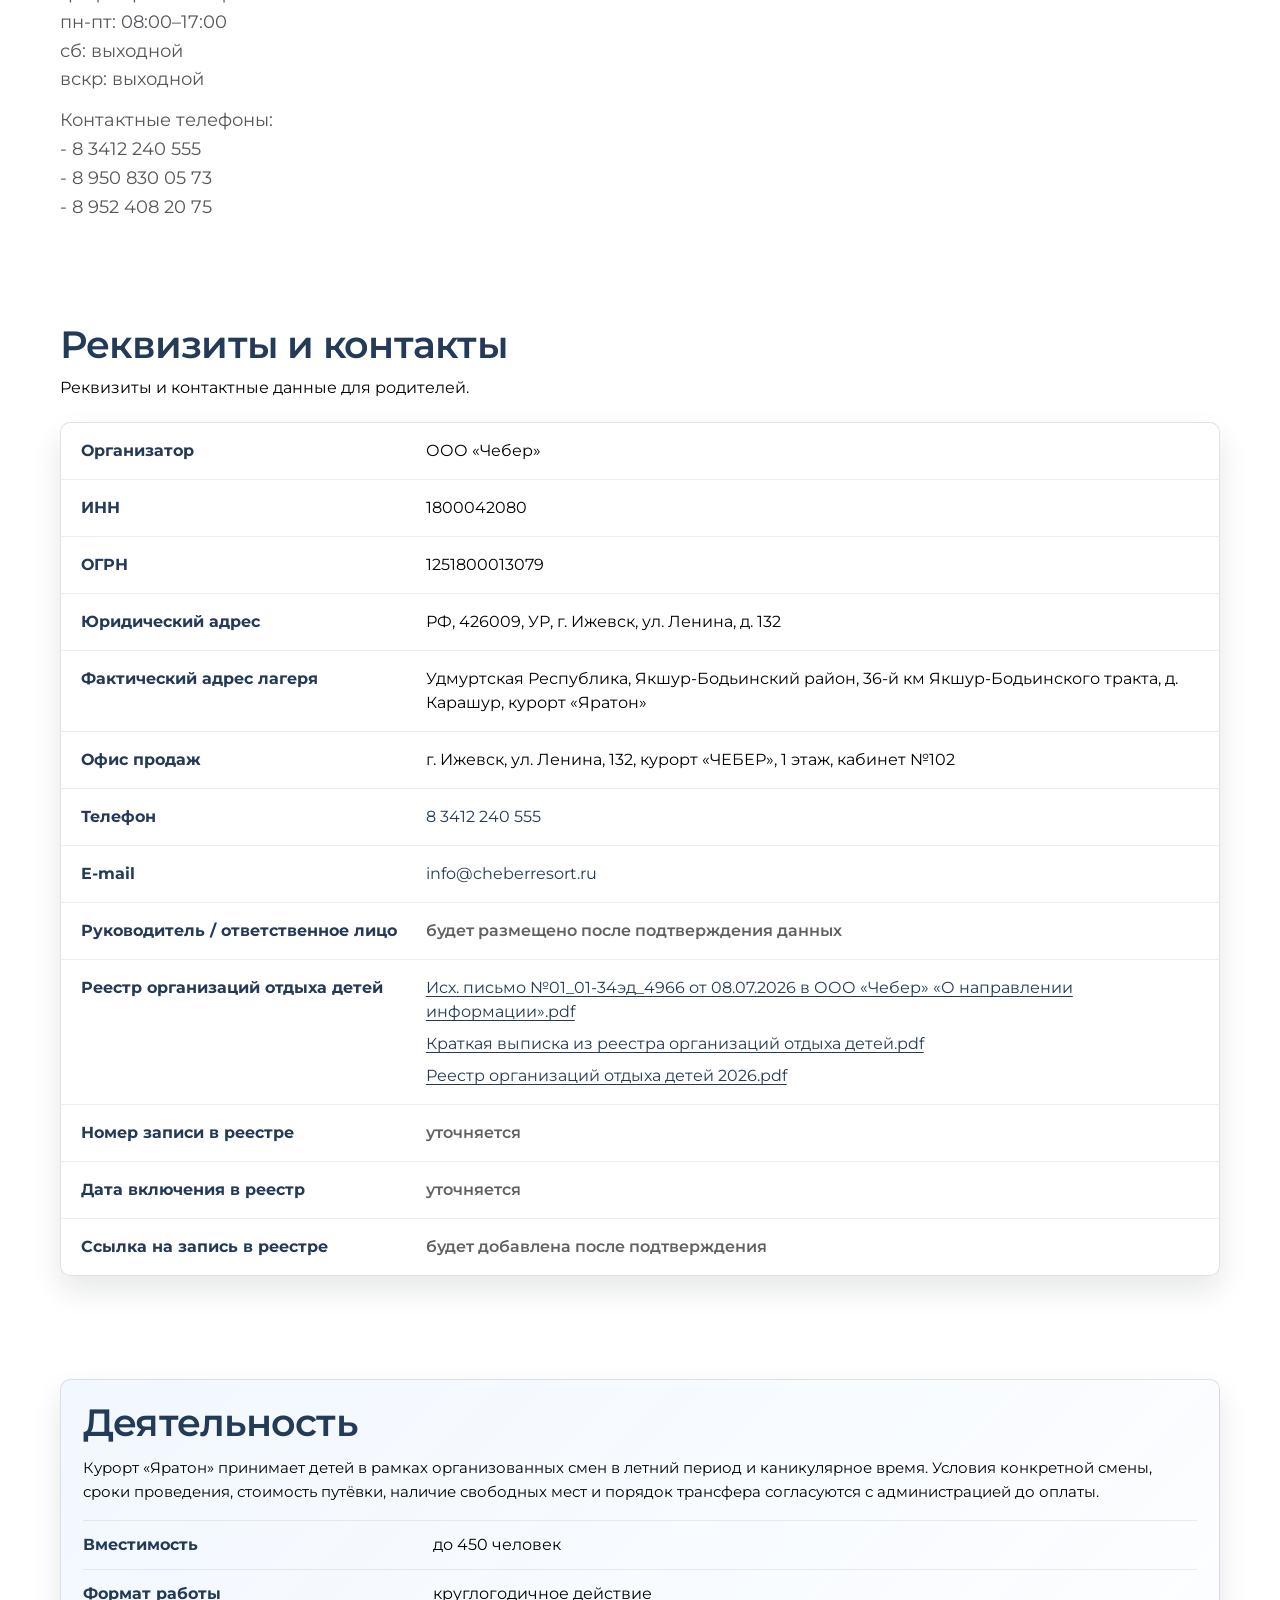
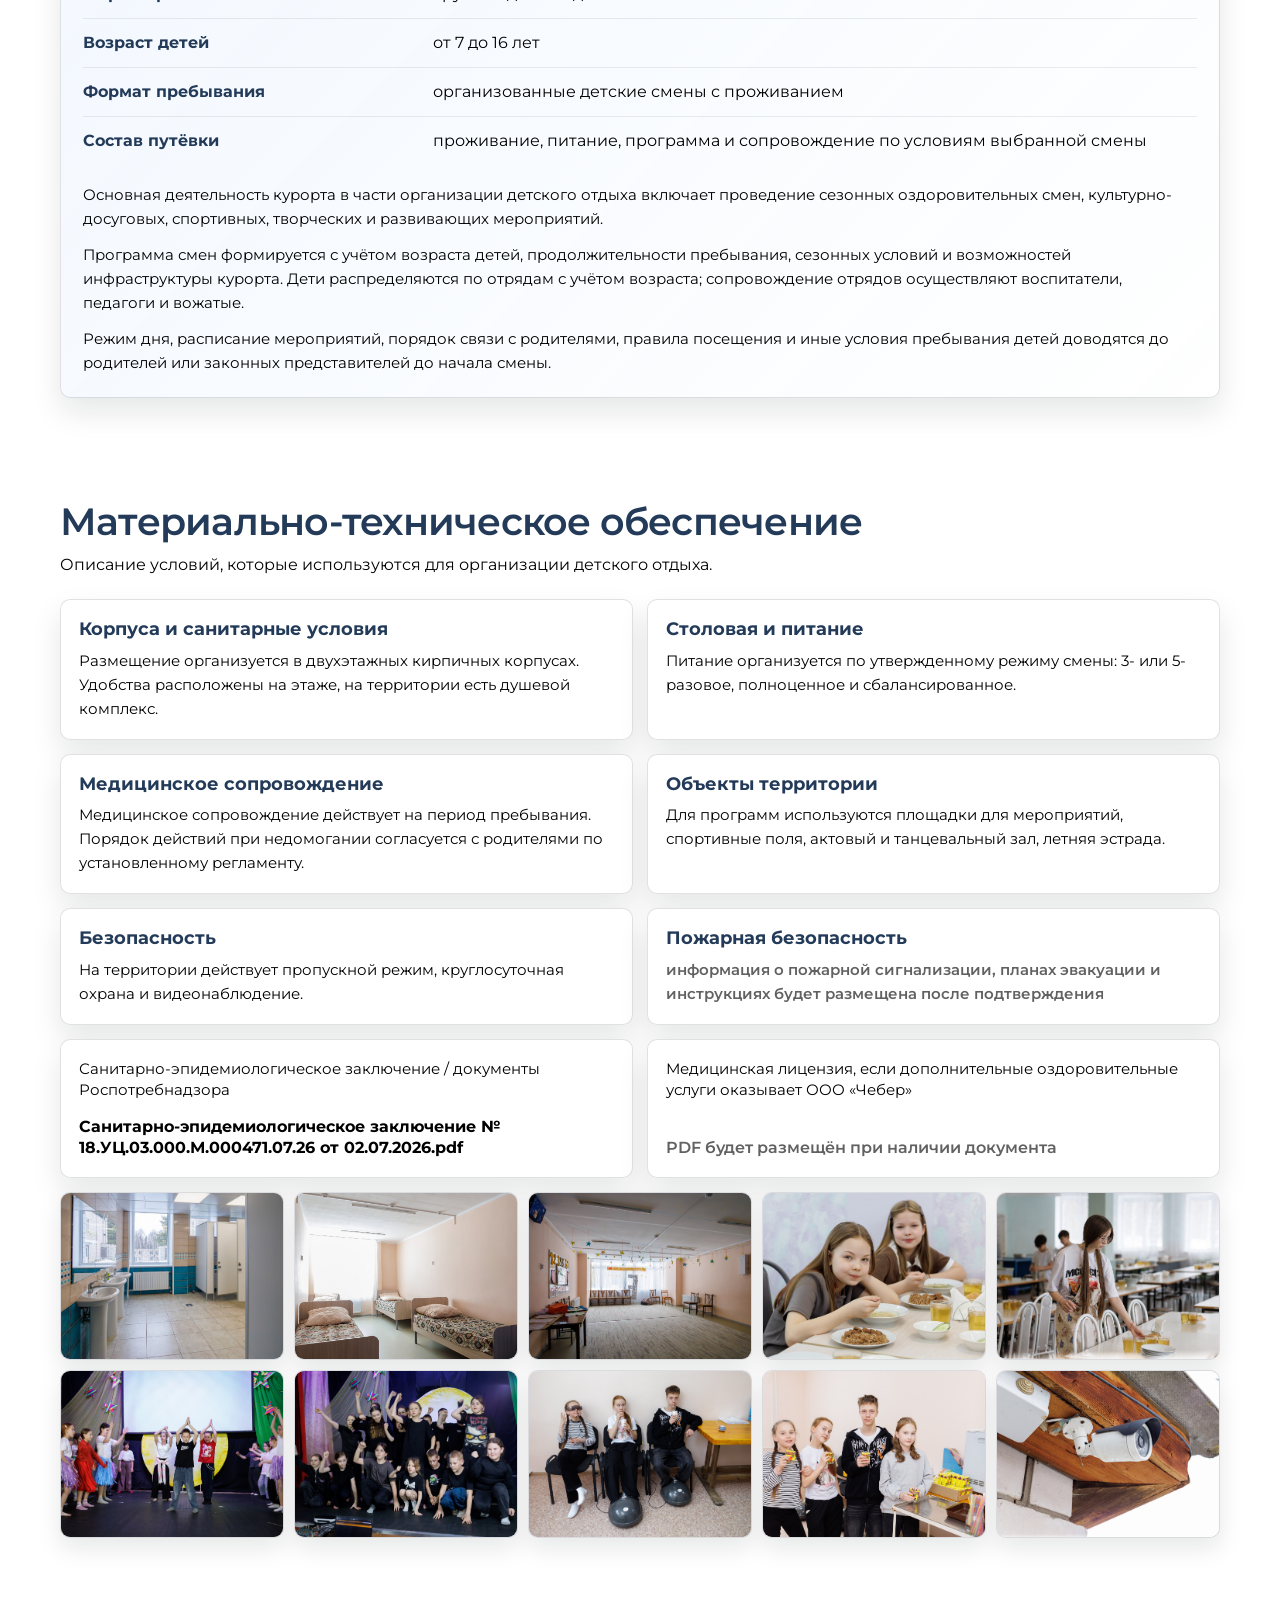
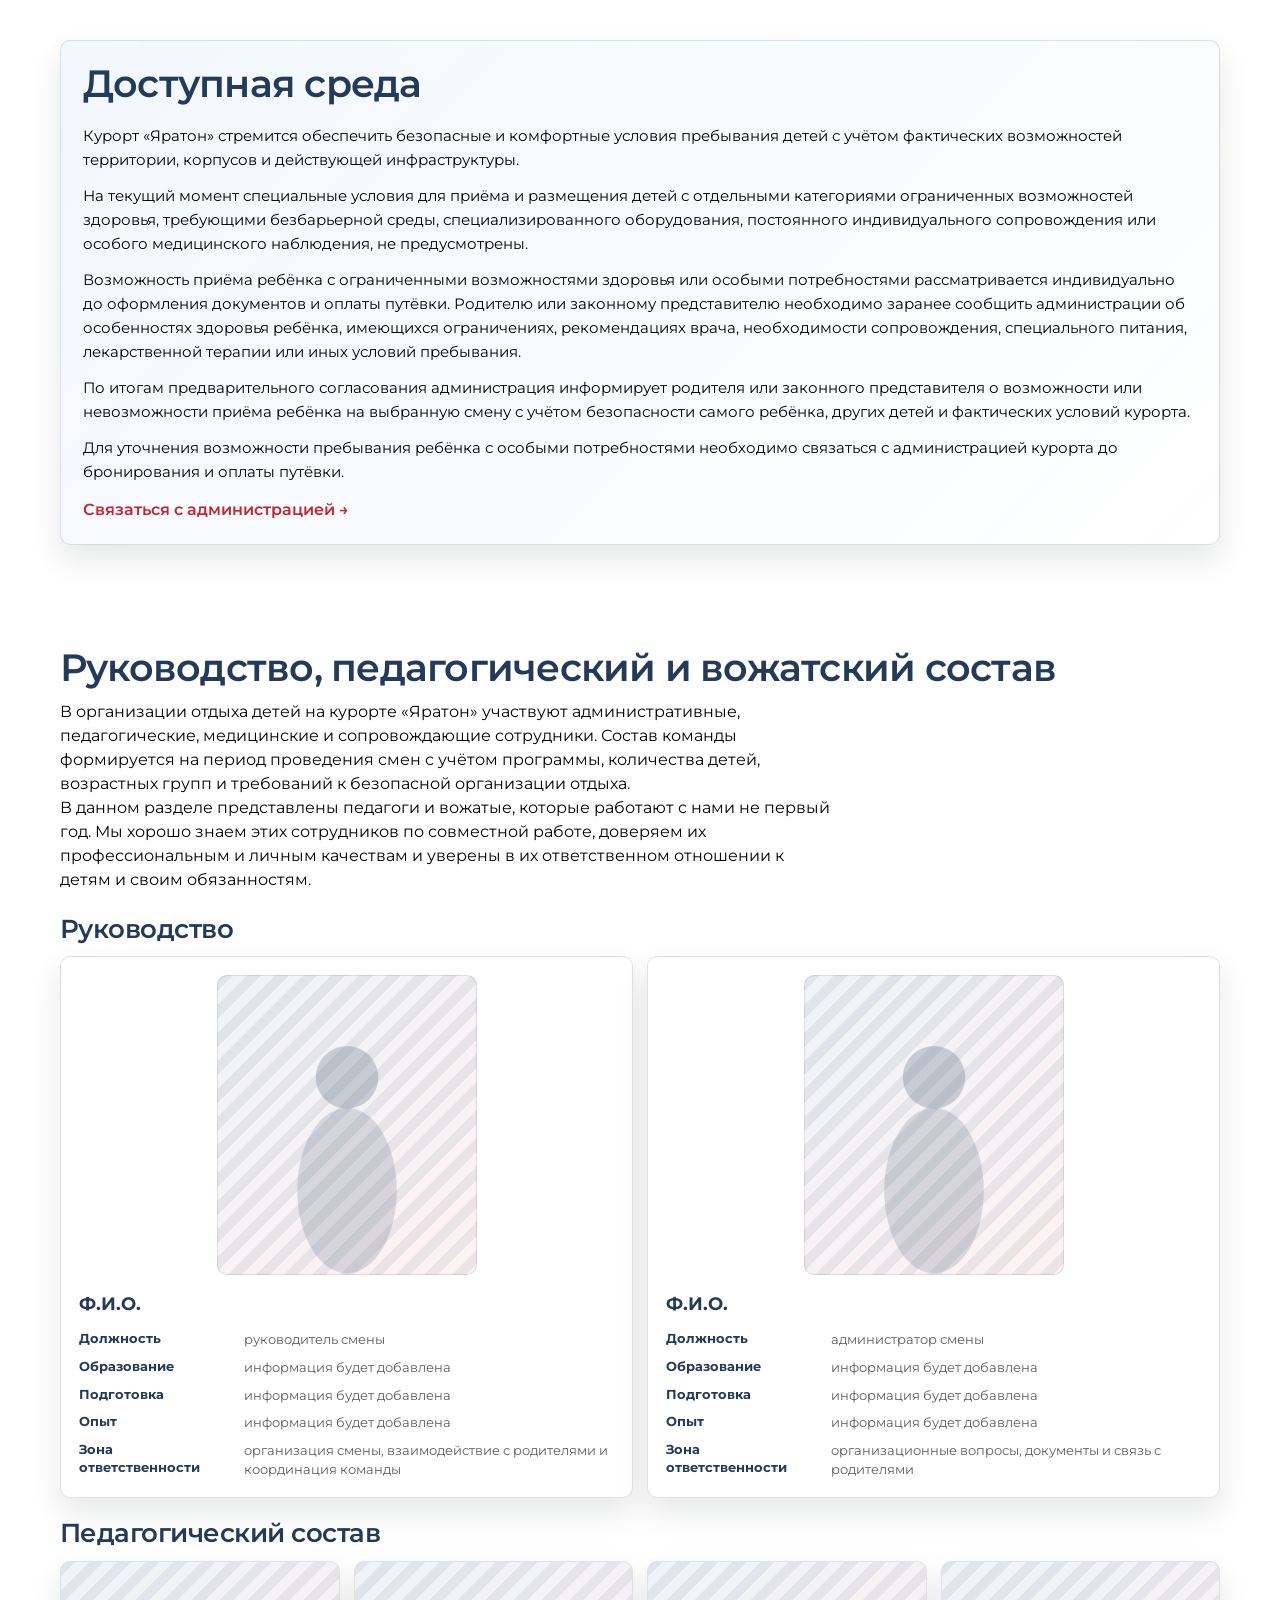
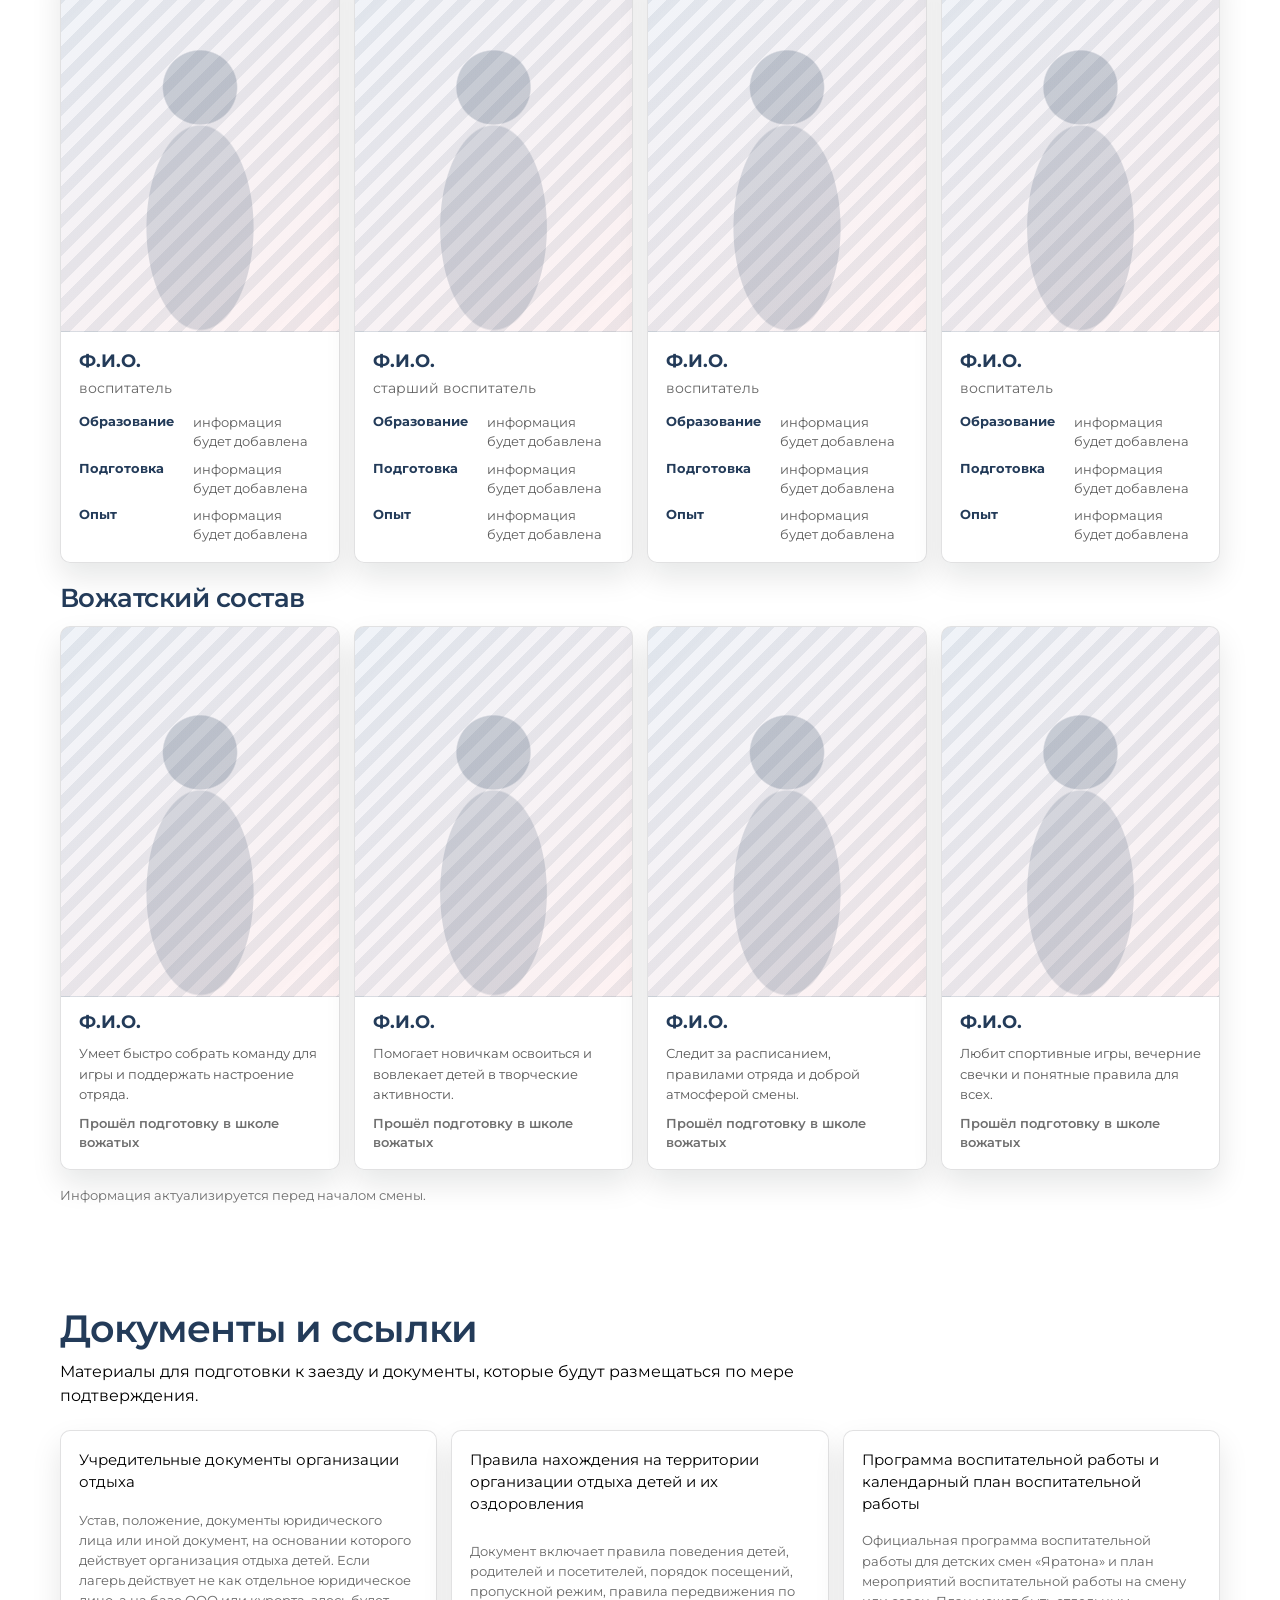
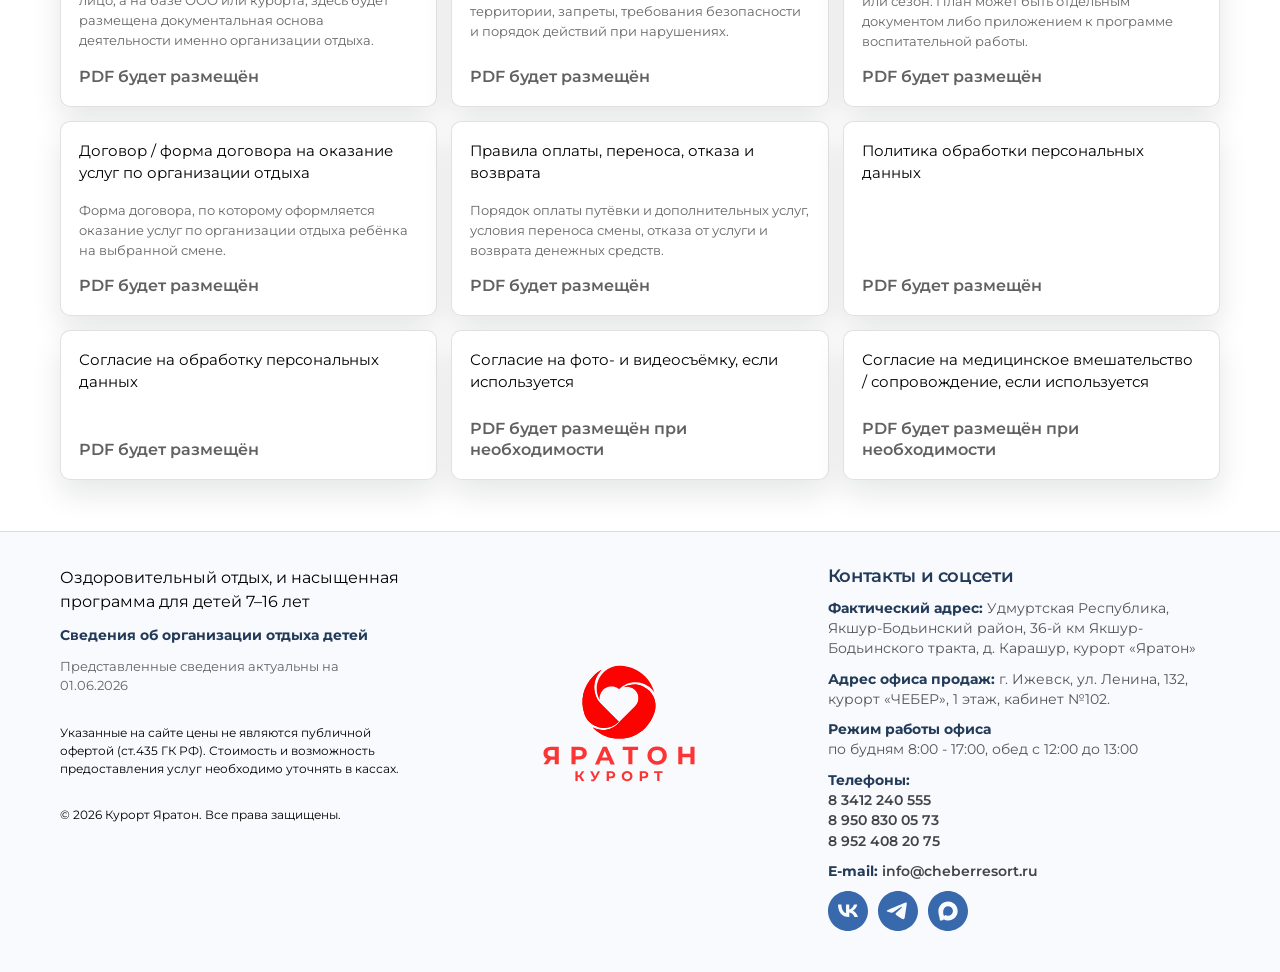
<file: svedeniya.html>
<!doctype html>
<html lang="ru">
<head>
  <meta charset="utf-8" />
  <meta name="viewport" content="width=device-width,initial-scale=1" />
  <meta name="color-scheme" content="light" />
  <title>Сведения об организации отдыха детей и их оздоровлении | Яратон</title>
  <meta name="description" content="Официальные сведения об организации отдыха детей и их оздоровлении в лагере Яратон: общая информация, организатор, реестр, условия размещения, питания, безопасности и документы." />
  <meta name="robots" content="index,follow,max-image-preview:large" />
  <meta name="theme-color" content="#233B59" />
  <link rel="canonical" href="http://yaratonresort.ru/svedeniya.html" />
  <link rel="alternate" hreflang="ru" href="http://yaratonresort.ru/svedeniya.html" />
  <link rel="alternate" hreflang="x-default" href="http://yaratonresort.ru/svedeniya.html" />
  <meta property="og:title" content="Сведения об организации отдыха детей и их оздоровлении | Яратон" />
  <meta property="og:description" content="Официальные сведения о лагере, организаторе отдыха детей, условиях пребывания и документах." />
  <meta property="og:type" content="website" />
  <meta property="og:url" content="http://yaratonresort.ru/svedeniya.html" />
  <meta property="og:site_name" content="Яратон" />
  <meta property="og:locale" content="ru_RU" />
  <meta property="og:image" content="http://yaratonresort.ru/assets/images/hero/hero-family.jpg" />
  <meta name="twitter:card" content="summary_large_image" />
  <meta name="twitter:title" content="Сведения об организации отдыха детей и их оздоровлении | Яратон" />
  <meta name="twitter:description" content="Официальные сведения о лагере, организаторе отдыха детей, условиях пребывания и документах." />
  <meta name="twitter:image" content="http://yaratonresort.ru/assets/images/hero/hero-family.jpg" />
  <link rel="preconnect" href="https://fonts.googleapis.com" />
  <link rel="preconnect" href="https://fonts.gstatic.com" crossorigin />
  <link href="https://fonts.googleapis.com/css2?family=Montserrat:wght@400;500;600;700&display=swap" rel="stylesheet" />
  <link rel="icon" type="image/svg+xml" href="assets/logos/yaraton-logo.svg" />
  <link rel="stylesheet" href="styles/tokens.css" />
  <link rel="stylesheet" href="styles/base.css" />
  <link rel="stylesheet" href="styles/layout.css" />
  <link rel="stylesheet" href="styles/components.css" />
  <link rel="stylesheet" href="styles/sections.css" />
  <link rel="stylesheet" href="styles/responsive.css" />
</head>

<body class="info-page">
  <header id="top">
    <div class="container">
      <div class="nav">
        <a class="brand" href="index.html#top" aria-label="На главную">
          <img class="logo-image" src="assets/logos/yaraton-logo.svg" alt="Логотип Яратон" />
        </a>

        <nav class="desktop" aria-label="Основная навигация">
          <div class="desktop-nav-lines">
            <ul class="desktop-nav-row">
              <li><a href="index.html#about">О лагере</a></li>
              <li><a href="svedeniya.html">Сведения об организации</a></li>
              <li><a href="index.html#shifts">Смены</a></li>
              <li><a href="index.html#team">Команда</a></li>
              <li><a href="index.html#parents">Родителям</a></li>
            </ul>
            <ul class="desktop-nav-row">
              <li><a href="index.html#events">Афиша</a></li>
              <li><a href="index.html#medical-services">Доп. услуги</a></li>
              <li><a href="index.html#faq">Частые вопросы</a></li>
              <li><a href="index.html#contacts">Контакты</a></li>
            </ul>
          </div>
        </nav>
        <a class="btn btn-primary btn-header-compact header-cta" href="index.html#contacts">Оставить заявку</a>

        <button class="burger" id="burger" aria-label="Открыть меню" aria-expanded="false" aria-controls="mobilePanel">
          <span class="lines" aria-hidden="true"><span></span><span></span><span></span></span>
          <span class="label">Меню</span>
        </button>
      </div>

      <div class="mobile-panel" id="mobilePanel" aria-hidden="true">
        <div class="panel">
          <nav aria-label="Мобильная навигация">
            <ul>
              <li><a href="index.html#about">Коротко о лагере</a></li>
              <li><a href="svedeniya.html">Сведения об организации</a></li>
              <li><a href="index.html#shifts">Смены и цены</a></li>
              <li><a href="index.html#team">Педагоги и вожатые</a></li>
              <li><a href="index.html#parents">Для родителей</a></li>
              <li><a href="index.html#events">Афиша</a></li>
              <li><a href="index.html#medical-services">Доп. услуги</a></li>
              <li><a href="index.html#faq">Частые вопросы</a></li>
              <li><a href="index.html#contacts">Связаться</a></li>
              <li><a href="index.html#gallery">Фото</a></li>
              <li><a href="index.html#route">Как добраться</a></li>
            </ul>
          </nav>
          <div class="mobile-actions">
            <a class="btn btn-primary" href="index.html#contacts" aria-label="Оставить заявку">Оставить заявку</a>
            <a class="btn btn-secondary" href="index.html#shifts" aria-label="Перейти к сменам и ценам">Смены и цены</a>
          </div>
        </div>
      </div>
    </div>
  </header>

  <main>
    <section class="section info-page-hero no-line" aria-label="Сведения об организации отдыха детей и их оздоровлении">
      <div class="container">
        <div class="info-page-title">
          <h1><span>Сведения об организации отдыха детей</span><span>и их оздоровлении</span></h1>
          <p class="info-law-note">Раздел подготовлен в соответствии с Приказом Минпросвещения России от 14.03.2025 №201.</p>
        </div>
      </div>
    </section>

    <section class="section info-section info-photo-section" aria-label="Фото курорта Яратон">
      <div class="container">
        <div class="info-photo">
          <img src="assets/images/misc/main-building.jpg" alt="Главный корпус курорта Яратон" loading="lazy" decoding="async" />
        </div>
      </div>
    </section>

    <section class="section info-section" aria-label="Основные сведения">
      <div class="container">
        <div class="info-text-block">
          <h2>Основные сведения</h2>
          <p>Курорт «Яратон» расположен на 36-м километре Якшур-Бодьинского тракта, недалеко от деревни Карашур, на благоустроенной природной территории площадью 11,5 гектаров.</p>
          <p>Исторически территория известна как детский оздоровительный лагерь «Берёзовая роща». Сегодня на этой базе формируется обновлённое пространство отдыха — курорт «Яратон», где сохраняется важная социальная функция детского лагеря и постепенно развивается современная инфраструктура для детского и семейного отдыха.</p>
          <p>«Яратон» является комплексом круглогодичного действия и рассчитан на размещение до 450 человек. Для проживания детей предусмотрены 8 двухэтажных кирпичных корпусов вместимостью до 64 человек каждый, с удобствами на этаже.</p>
          <p>Курорт сочетает природную территорию, организованный формат пребывания, условия для отдыха и оздоровления детей, а также возможности для развития семейного направления.</p>
          <p>
            Общество с ограниченной ответственностью «ЧЕБЕР»<br>
            Адрес лагеря: Удмуртская республика, 36 км Якшур-Бодьинского тракта.<br>
            адрес офиса: Удмуртская республика, г. Ижевск, ул. Ленина, 132
          </p>
          <p>
            Директор лагеря — Миронов Владимир Иванович<br>
            Режим работы лагеря: круглогодичный
          </p>
          <p>
            График работы офиса:<br>
            пн-пт: 08:00–17:00<br>
            сб: выходной<br>
            вскр: выходной
          </p>
          <p>
            Контактные телефоны:<br>
            - 8 3412 240 555<br>
            - 8 950 830 05 73<br>
            - 8 952 408 20 75
          </p>
        </div>
      </div>
    </section>

    <section class="section info-section" aria-label="Реквизиты и контакты">
      <div class="container">
        <div class="subhead">
          <div>
            <h2>Реквизиты и контакты</h2>
            <p>Реквизиты и контактные данные для родителей.</p>
          </div>
        </div>

        <div class="info-table-card">
          <dl class="info-data-list">
            <div>
              <dt>Организатор</dt>
              <dd>ООО «Чебер»</dd>
            </div>
            <div>
              <dt>ИНН</dt>
              <dd>1800042080</dd>
            </div>
            <div>
              <dt>ОГРН</dt>
              <dd>1251800013079</dd>
            </div>
            <div>
              <dt>Юридический адрес</dt>
              <dd>РФ, 426009, УР, г. Ижевск, ул. Ленина, д. 132</dd>
            </div>
            <div>
              <dt>Фактический адрес лагеря</dt>
              <dd>Удмуртская Республика, Якшур-Бодьинский район, 36-й км Якшур-Бодьинского тракта, д. Карашур, курорт «Яратон»</dd>
            </div>
            <div>
              <dt>Офис продаж</dt>
              <dd>г. Ижевск, ул. Ленина, 132, курорт «ЧЕБЕР», 1 этаж, кабинет №102</dd>
            </div>
            <div>
              <dt>Телефон</dt>
              <dd><a href="tel:+73412240555">8 3412 240 555</a></dd>
            </div>
            <div>
              <dt>E-mail</dt>
              <dd><a href="mailto:info@cheberresort.ru">info@cheberresort.ru</a></dd>
            </div>
            <div>
              <dt>Руководитель / ответственное лицо</dt>
              <dd><span class="info-status">будет размещено после подтверждения данных</span></dd>
            </div>
            <div>
              <dt>Реестр организаций отдыха детей</dt>
              <dd class="info-registry-links">
                <a href="assets/docs/Iskh_pismo_01_01-34ed_4966_ot_08_07_2026_v_OOO_Cheber__O_napravlenii_informats.pdf" target="_blank" rel="noopener">Исх. письмо №01_01-34эд_4966 от 08.07.2026 в ООО «Чебер» «О направлении информации».pdf</a>
                <a href="assets/docs/Kratkaya_vypiska_iz_reestra_organizatsiy_otdykha_detey.pdf" target="_blank" rel="noopener">Краткая выписка из реестра организаций отдыха детей.pdf</a>
                <a href="assets/docs/Reestr_organizatsiy_otdykha_detey_2026.pdf" target="_blank" rel="noopener">Реестр организаций отдыха детей 2026.pdf</a>
              </dd>
            </div>
            <div>
              <dt>Номер записи в реестре</dt>
              <dd><span class="info-status">уточняется</span></dd>
            </div>
            <div>
              <dt>Дата включения в реестр</dt>
              <dd><span class="info-status">уточняется</span></dd>
            </div>
            <div>
              <dt>Ссылка на запись в реестре</dt>
              <dd><span class="info-status">будет добавлена после подтверждения</span></dd>
            </div>
          </dl>
        </div>
      </div>
    </section>

    <section class="section info-section" aria-label="Деятельность">
      <div class="container">
        <article class="info-panel info-panel-full">
          <h2>Деятельность</h2>
          <p>Курорт «Яратон» принимает детей в рамках организованных смен в летний период и каникулярное время. Условия конкретной смены, сроки проведения, стоимость путёвки, наличие свободных мест и порядок трансфера согласуются с администрацией до оплаты.</p>
          <dl class="info-mini-list">
            <div>
              <dt>Вместимость</dt>
              <dd>до 450 человек</dd>
            </div>
            <div>
              <dt>Формат работы</dt>
              <dd>круглогодичное действие</dd>
            </div>
            <div>
              <dt>Возраст детей</dt>
              <dd>от 7 до 16 лет</dd>
            </div>
            <div>
              <dt>Формат пребывания</dt>
              <dd>организованные детские смены с проживанием</dd>
            </div>
            <div>
              <dt>Состав путёвки</dt>
              <dd>проживание, питание, программа и сопровождение по условиям выбранной смены</dd>
            </div>
          </dl>
          <div class="info-panel-text">
            <p>Основная деятельность курорта в части организации детского отдыха включает проведение сезонных оздоровительных смен, культурно-досуговых, спортивных, творческих и развивающих мероприятий.</p>
            <p>Программа смен формируется с учётом возраста детей, продолжительности пребывания, сезонных условий и возможностей инфраструктуры курорта. Дети распределяются по отрядам с учётом возраста; сопровождение отрядов осуществляют воспитатели, педагоги и вожатые.</p>
            <p>Режим дня, расписание мероприятий, порядок связи с родителями, правила посещения и иные условия пребывания детей доводятся до родителей или законных представителей до начала смены.</p>
          </div>
        </article>
      </div>
    </section>

    <section class="section info-section" aria-label="Материально-техническое обеспечение">
      <div class="container">
        <div class="subhead">
          <div>
            <h2>Материально-техническое обеспечение</h2>
            <p>Описание условий, которые используются для организации детского отдыха.</p>
          </div>
        </div>

        <div class="info-feature-grid info-feature-grid-compact">
          <article class="info-feature-card">
            <strong>Корпуса и санитарные условия</strong>
            <p>Размещение организуется в двухэтажных кирпичных корпусах. Удобства расположены на этаже, на территории есть душевой комплекс.</p>
          </article>
          <article class="info-feature-card">
            <strong>Столовая и питание</strong>
            <p>Питание организуется по утвержденному режиму смены: 3- или 5-разовое, полноценное и сбалансированное.</p>
          </article>
          <article class="info-feature-card">
            <strong>Медицинское сопровождение</strong>
            <p>Медицинское сопровождение действует на период пребывания. Порядок действий при недомогании согласуется с родителями по установленному регламенту.</p>
          </article>
          <article class="info-feature-card">
            <strong>Объекты территории</strong>
            <p>Для программ используются площадки для мероприятий, спортивные поля, актовый и танцевальный зал, летняя эстрада.</p>
          </article>
          <article class="info-feature-card">
            <strong>Безопасность</strong>
            <p>На территории действует пропускной режим, круглосуточная охрана и видеонаблюдение.</p>
          </article>
          <article class="info-feature-card">
            <strong>Пожарная безопасность</strong>
            <p><span class="info-status">информация о пожарной сигнализации, планах эвакуации и инструкциях будет размещена после подтверждения</span></p>
          </article>
        </div>

        <div class="info-doc-link-row">
          <a class="info-document-card info-document-card-inline" href="assets/docs/Sanitarno-epidemiologicheskoe_zaklyuchenie__18_UTs_03_000_M_000471_07_26_ot_02_07_2026.pdf" target="_blank" rel="noopener">
            <span>Санитарно-эпидемиологическое заключение / документы Роспотребнадзора</span>
            <strong>Санитарно-эпидемиологическое заключение № 18.УЦ.03.000.М.000471.07.26 от 02.07.2026.pdf</strong>
          </a>
          <article class="info-document-card info-document-card-inline">
            <span>Медицинская лицензия, если дополнительные оздоровительные услуги оказывает ООО «Чебер»</span>
            <strong class="info-status">PDF будет размещён при наличии документа</strong>
          </article>
        </div>

        <div class="mandatory-gallery" aria-label="Фотографии материально-технического оснащения лагеря">
          <img src="assets/images/mandatory/IMG_5890____resized.jpg" alt="Материально-техническое оснащение лагеря, фото 1" loading="lazy" decoding="async" />
          <img src="assets/images/mandatory/IMG_5915___resized.jpg" alt="Материально-техническое оснащение лагеря, фото 2" loading="lazy" decoding="async" />
          <img src="assets/images/mandatory/IMG_5952_____resized.jpg" alt="Материально-техническое оснащение лагеря, фото 3" loading="lazy" decoding="async" />
          <img src="assets/images/mandatory/IMG_6635_resized.jpg" alt="Материально-техническое оснащение лагеря, фото 4" loading="lazy" decoding="async" />
          <img src="assets/images/mandatory/IMG_6747_resized.jpg" alt="Материально-техническое оснащение лагеря, фото 5" loading="lazy" decoding="async" />
          <img src="assets/images/mandatory/IMG_6830_resized.jpg" alt="Материально-техническое оснащение лагеря, фото 6" loading="lazy" decoding="async" />
          <img src="assets/images/mandatory/IMG_7157_resized.jpg" alt="Материально-техническое оснащение лагеря, фото 7" loading="lazy" decoding="async" />
          <img src="assets/images/mandatory/IMG_7825_resized.jpg" alt="Материально-техническое оснащение лагеря, фото 8" loading="lazy" decoding="async" />
          <img src="assets/images/mandatory/IMG_7907_resized.jpg" alt="Материально-техническое оснащение лагеря, фото 9" loading="lazy" decoding="async" />
          <img src="assets/images/mandatory/IMG_7914_resized.jpg" alt="Материально-техническое оснащение лагеря, фото 10" loading="lazy" decoding="async" />
        </div>
      </div>
    </section>

    <section class="section info-section" aria-label="Доступная среда">
      <div class="container">
          <div class="info-panel info-panel-full">
            <h2>Доступная среда</h2>
            <div class="info-panel-text">
              <p>
                Курорт «Яратон» стремится обеспечить безопасные и комфортные условия пребывания детей с учётом фактических возможностей
                территории, корпусов и действующей инфраструктуры.
              </p>
              <p>
                На текущий момент специальные условия для приёма и размещения детей с отдельными категориями ограниченных возможностей
                здоровья, требующими безбарьерной среды, специализированного оборудования, постоянного индивидуального сопровождения
                или особого медицинского наблюдения, не предусмотрены.
              </p>
              <p>
                Возможность приёма ребёнка с ограниченными возможностями здоровья или особыми потребностями рассматривается индивидуально
                до оформления документов и оплаты путёвки. Родителю или законному представителю необходимо заранее сообщить администрации
                об особенностях здоровья ребёнка, имеющихся ограничениях, рекомендациях врача, необходимости сопровождения, специального
                питания, лекарственной терапии или иных условий пребывания.
              </p>
              <p>
                По итогам предварительного согласования администрация информирует родителя или законного представителя о возможности
                или невозможности приёма ребёнка на выбранную смену с учётом безопасности самого ребёнка, других детей и фактических
                условий курорта.
              </p>
              <p>
                Для уточнения возможности пребывания ребёнка с особыми потребностями необходимо связаться с администрацией курорта
                до бронирования и оплаты путёвки.
              </p>
            </div>
            <a class="btn-link btn-link-accent inline-arrow-link" href="index.html#contacts">Связаться с администрацией →</a>
          </div>
      </div>
    </section>

    <section class="section info-section" aria-label="Руководство, педагогический и вожатский состав">
      <div class="container">
        <div class="subhead">
          <div>
            <h2>Руководство, педагогический и вожатский состав</h2>
            <p>
              В организации отдыха детей на курорте «Яратон» участвуют административные, педагогические, медицинские
              и сопровождающие сотрудники. Состав команды формируется на период проведения смен с учётом программы,
              количества детей, возрастных групп и требований к безопасной организации отдыха.
            </p>
            <p>
              В данном разделе представлены педагоги и вожатые, которые работают с нами не первый год. Мы хорошо знаем
              этих сотрудников по совместной работе, доверяем их профессиональным и личным качествам и уверены в их
              ответственном отношении к детям и своим обязанностям.
            </p>
          </div>
        </div>

        <div class="team-info-block">
          <h3>Руководство</h3>
          <div class="leadership-grid">
            <article class="leadership-card">
              <div class="staff-photo-placeholder" aria-hidden="true"></div>
              <div class="staff-card-body">
                <h4>Ф.И.О.</h4>
                <dl class="staff-data-list">
                  <div><dt>Должность</dt><dd>руководитель смены</dd></div>
                  <div><dt>Образование</dt><dd>информация будет добавлена</dd></div>
                  <div><dt>Подготовка</dt><dd>информация будет добавлена</dd></div>
                  <div><dt>Опыт</dt><dd>информация будет добавлена</dd></div>
                  <div><dt>Зона ответственности</dt><dd>организация смены, взаимодействие с родителями и координация команды</dd></div>
                </dl>
              </div>
            </article>

            <article class="leadership-card">
              <div class="staff-photo-placeholder" aria-hidden="true"></div>
              <div class="staff-card-body">
                <h4>Ф.И.О.</h4>
                <dl class="staff-data-list">
                  <div><dt>Должность</dt><dd>администратор смены</dd></div>
                  <div><dt>Образование</dt><dd>информация будет добавлена</dd></div>
                  <div><dt>Подготовка</dt><dd>информация будет добавлена</dd></div>
                  <div><dt>Опыт</dt><dd>информация будет добавлена</dd></div>
                  <div><dt>Зона ответственности</dt><dd>организационные вопросы, документы и связь с родителями</dd></div>
                </dl>
              </div>
            </article>
          </div>
        </div>

        <div class="team-info-block">
          <h3>Педагогический состав</h3>
          <div class="pedagog-grid">
            <article class="staff-card">
              <div class="staff-photo-placeholder" aria-hidden="true"></div>
              <div class="staff-card-body">
                <h4>Ф.И.О.</h4>
                <p class="staff-role">воспитатель</p>
                <dl class="staff-data-list">
                  <div><dt>Образование</dt><dd>информация будет добавлена</dd></div>
                  <div><dt>Подготовка</dt><dd>информация будет добавлена</dd></div>
                  <div><dt>Опыт</dt><dd>информация будет добавлена</dd></div>
                </dl>
              </div>
            </article>

            <article class="staff-card">
              <div class="staff-photo-placeholder" aria-hidden="true"></div>
              <div class="staff-card-body">
                <h4>Ф.И.О.</h4>
                <p class="staff-role">старший воспитатель</p>
                <dl class="staff-data-list">
                  <div><dt>Образование</dt><dd>информация будет добавлена</dd></div>
                  <div><dt>Подготовка</dt><dd>информация будет добавлена</dd></div>
                  <div><dt>Опыт</dt><dd>информация будет добавлена</dd></div>
                </dl>
              </div>
            </article>

            <article class="staff-card">
              <div class="staff-photo-placeholder" aria-hidden="true"></div>
              <div class="staff-card-body">
                <h4>Ф.И.О.</h4>
                <p class="staff-role">воспитатель</p>
                <dl class="staff-data-list">
                  <div><dt>Образование</dt><dd>информация будет добавлена</dd></div>
                  <div><dt>Подготовка</dt><dd>информация будет добавлена</dd></div>
                  <div><dt>Опыт</dt><dd>информация будет добавлена</dd></div>
                </dl>
              </div>
            </article>

            <article class="staff-card">
              <div class="staff-photo-placeholder" aria-hidden="true"></div>
              <div class="staff-card-body">
                <h4>Ф.И.О.</h4>
                <p class="staff-role">воспитатель</p>
                <dl class="staff-data-list">
                  <div><dt>Образование</dt><dd>информация будет добавлена</dd></div>
                  <div><dt>Подготовка</dt><dd>информация будет добавлена</dd></div>
                  <div><dt>Опыт</dt><dd>информация будет добавлена</dd></div>
                </dl>
              </div>
            </article>
          </div>
        </div>

        <div class="team-info-block">
          <h3>Вожатский состав</h3>
          <div class="counselor-grid">
            <article class="counselor-card">
              <div class="staff-photo-placeholder" aria-hidden="true"></div>
              <h4>Ф.И.О.</h4>
              <p>Умеет быстро собрать команду для игры и поддержать настроение отряда.</p>
              <span>Прошёл подготовку в школе вожатых</span>
            </article>

            <article class="counselor-card">
              <div class="staff-photo-placeholder" aria-hidden="true"></div>
              <h4>Ф.И.О.</h4>
              <p>Помогает новичкам освоиться и вовлекает детей в творческие активности.</p>
              <span>Прошёл подготовку в школе вожатых</span>
            </article>

            <article class="counselor-card">
              <div class="staff-photo-placeholder" aria-hidden="true"></div>
              <h4>Ф.И.О.</h4>
              <p>Следит за расписанием, правилами отряда и доброй атмосферой смены.</p>
              <span>Прошёл подготовку в школе вожатых</span>
            </article>

            <article class="counselor-card">
              <div class="staff-photo-placeholder" aria-hidden="true"></div>
              <h4>Ф.И.О.</h4>
              <p>Любит спортивные игры, вечерние свечки и понятные правила для всех.</p>
              <span>Прошёл подготовку в школе вожатых</span>
            </article>
          </div>
        </div>

        <p class="info-footnote">Информация актуализируется перед началом смены.</p>
      </div>
    </section>

    <section class="section info-section" aria-label="Документы и ссылки">
      <div class="container">
        <div class="subhead">
          <div>
            <h2>Документы и ссылки</h2>
            <p>Материалы для подготовки к заезду и документы, которые будут размещаться по мере подтверждения.</p>
          </div>
        </div>

        <div class="info-document-grid">
          <article class="info-document-card">
            <span>Учредительные документы организации отдыха</span>
            <p>
              Устав, положение, документы юридического лица или иной документ, на основании которого действует организация отдыха детей.
              Если лагерь действует не как отдельное юридическое лицо, а на базе ООО или курорта, здесь будет размещена документальная
              основа деятельности именно организации отдыха.
            </p>
            <strong class="info-status">PDF будет размещён</strong>
          </article>
          <article class="info-document-card">
            <span>Правила нахождения на территории организации отдыха детей и их оздоровления</span>
            <p>
              Документ включает правила поведения детей, родителей и посетителей, порядок посещений, пропускной режим,
              правила передвижения по территории, запреты, требования безопасности и порядок действий при нарушениях.
            </p>
            <strong class="info-status">PDF будет размещён</strong>
          </article>
          <article class="info-document-card">
            <span>Программа воспитательной работы и календарный план воспитательной работы</span>
            <p>
              Официальная программа воспитательной работы для детских смен «Яратона» и план мероприятий воспитательной работы
              на смену или сезон. План может быть отдельным документом либо приложением к программе воспитательной работы.
            </p>
            <strong class="info-status">PDF будет размещён</strong>
          </article>
          <article class="info-document-card">
            <span>Договор / форма договора на оказание услуг по организации отдыха</span>
            <p>
              Форма договора, по которому оформляется оказание услуг по организации отдыха ребёнка на выбранной смене.
            </p>
            <strong class="info-status">PDF будет размещён</strong>
          </article>
          <article class="info-document-card">
            <span>Правила оплаты, переноса, отказа и возврата</span>
            <p>
              Порядок оплаты путёвки и дополнительных услуг, условия переноса смены, отказа от услуги и возврата денежных средств.
            </p>
            <strong class="info-status">PDF будет размещён</strong>
          </article>
          <article class="info-document-card">
            <span>Политика обработки персональных данных</span>
            <strong class="info-status">PDF будет размещён</strong>
          </article>
          <article class="info-document-card">
            <span>Согласие на обработку персональных данных</span>
            <strong class="info-status">PDF будет размещён</strong>
          </article>
          <article class="info-document-card">
            <span>Согласие на фото- и видеосъёмку, если используется</span>
            <strong class="info-status">PDF будет размещён при необходимости</strong>
          </article>
          <article class="info-document-card">
            <span>Согласие на медицинское вмешательство / сопровождение, если используется</span>
            <strong class="info-status">PDF будет размещён при необходимости</strong>
          </article>
        </div>
      </div>
    </section>
  </main>

  <footer aria-label="Футер">
    <div class="container">
      <div class="footer-grid">
        <div class="footer-info">
          <p>Оздоровительный отдых, и насыщенная программа для детей 7–16 лет</p>
          <a class="footer-inline-link" href="svedeniya.html">Сведения об организации отдыха детей</a>
          <p class="footer-date">Представленные сведения актуальны на 01.06.2026</p>
          <div class="copyright">Указанные на сайте цены не являются публичной офертой (ст.435 ГК РФ). Стоимость и возможность предоставления услуг необходимо уточнять в кассах.</div>
          <div class="copyright">© 2026 Курорт Яратон. Все права защищены.</div>
        </div>

        <div class="footer-logo-panel">
          <a class="footer-logo-link" href="index.html#top" aria-label="На главную">
            <img src="assets/logos/yaraton-logo-footer.svg" alt="Логотип Яратон" />
          </a>
        </div>

        <div class="footer-contacts">
          <h3 style="margin-bottom:10px">Контакты и соцсети</h3>
          <div class="footer-contact-list">
            <p><strong>Фактический адрес:</strong> Удмуртская Республика, Якшур-Бодьинский район, 36-й км Якшур-Бодьинского тракта, д. Карашур, курорт «Яратон»</p>
            <p><strong>Адрес офиса продаж:</strong> г. Ижевск, ул. Ленина, 132, курорт «ЧЕБЕР», 1 этаж, кабинет №102.</p>
            <p><strong>Режим работы офиса</strong><br>по будням 8:00 - 17:00, обед с 12:00 до 13:00</p>
            <p><strong>Телефоны:</strong><br>
              <a href="tel:+73412240555">8 3412 240 555</a><br>
              <a href="tel:+79508300573">8 950 830 05 73</a><br>
              <a href="tel:+79524082075">8 952 408 20 75</a>
            </p>
            <p><strong>E-mail:</strong> <a href="mailto:info@cheberresort.ru">info@cheberresort.ru</a></p>
          </div>
          <div class="t-sociallinks" style="margin-top:10px;">
            <ul role="list" class="t-sociallinks__wrapper" aria-label="Соц. сети">
              <li class="t-sociallinks__item t-sociallinks__item_vk">
                <a href="https://vk.ru/yaraton18" target="_blank" rel="nofollow noopener" aria-label="Сообщество ВК" title="Сообщество ВК" style="width: 64px; height: 64px;">
                  <svg class="t-sociallinks__svg" role="presentation" width="64px" height="64px" viewBox="0 0 100 100" fill="none" xmlns="http://www.w3.org/2000/svg">
                    <path fill-rule="evenodd" clip-rule="evenodd" d="M50 100c27.614 0 50-22.386 50-50S77.614 0 50 0 0 22.386 0 50s22.386 50 50 50ZM25 34c.406 19.488 10.15 31.2 27.233 31.2h.968V54.05c6.278.625 11.024 5.216 12.93 11.15H75c-2.436-8.87-8.838-13.773-12.836-15.647C66.162 47.242 71.783 41.62 73.126 34h-8.058c-1.749 6.184-6.932 11.805-11.867 12.336V34h-8.057v21.611C40.147 54.362 33.838 48.304 33.556 34H25Z" fill="#26c4eb"></path>
                  </svg>
                </a>
              </li>
              <li class="t-sociallinks__item t-sociallinks__item_telegram">
                <a href="https://t.me/berez_roscha18" target="_blank" rel="nofollow noopener" aria-label="Телеграм канал" title="Телеграм канал" style="width: 64px; height: 64px;">
                  <svg class="t-sociallinks__svg" role="presentation" width="64px" height="64px" viewBox="0 0 100 100" fill="none" xmlns="http://www.w3.org/2000/svg">
                    <path fill-rule="evenodd" clip-rule="evenodd" d="M50 100c27.614 0 50-22.386 50-50S77.614 0 50 0 0 22.386 0 50s22.386 50 50 50Zm21.977-68.056c.386-4.38-4.24-2.576-4.24-2.576-3.415 1.414-6.937 2.85-10.497 4.302-11.04 4.503-22.444 9.155-32.159 13.734-5.268 1.932-2.184 3.864-2.184 3.864l8.351 2.577c3.855 1.16 5.91-.129 5.91-.129l17.988-12.238c6.424-4.38 4.882-.773 3.34.773l-13.49 12.882c-2.056 1.804-1.028 3.35-.129 4.123 2.55 2.249 8.82 6.364 11.557 8.16.712.467 1.185.778 1.292.858.642.515 4.111 2.834 6.424 2.319 2.313-.516 2.57-3.479 2.57-3.479l3.083-20.226c.462-3.511.993-6.886 1.417-9.582.4-2.546.705-4.485.767-5.362Z" fill="#26c4eb"></path>
                  </svg>
                </a>
              </li>
              <li class="t-sociallinks__item t-sociallinks__item_maxmessenger">
                <a href="https://max.ru/join/SAfRDqeNY6JJRtkCYXj1Y2rQfxuI_kEO99bpoB8yolE" target="_blank" rel="nofollow noopener" aria-label="Канал" title="Канал" style="width: 64px; height: 64px;">
                  <svg class="t-sociallinks__svg" role="presentation" width="64px" height="64px" viewBox="0 0 48 48" fill="none" xmlns="http://www.w3.org/2000/svg">
                    <path fill-rule="evenodd" clip-rule="evenodd" d="M24 0C37.2548 0 48 10.7452 48 24C48 37.2548 37.2548 48 24 48C10.7452 48 0 37.2548 0 24C0 10.7452 10.7452 0 24 0ZM24.2314 12.5C17.8663 12.5 12.4942 17.4255 12.4941 23.9727C12.4941 26.714 13.0015 28.6059 13.4482 30.3047C13.8233 31.6836 14.1543 32.9467 14.1543 34.4414C14.3143 36.4326 17.9823 35.2685 19.1406 33.7793C20.9718 35.1031 22.0251 35.4346 24.292 35.4346C30.5586 35.4011 35.6151 30.2999 35.5938 24.0332C35.5937 17.6682 30.602 12.5 24.2314 12.5ZM24.3857 18.1592V18.165C27.5981 18.349 30.0709 21.0719 29.9453 24.2871C29.7296 27.4955 26.9854 29.9406 23.7734 29.7861C22.768 29.7055 21.8016 29.3614 20.9717 28.7881C20.4699 29.2899 19.6648 29.9402 19.3447 29.8633C18.6774 29.6868 17.8938 26.2951 18.335 23.5098C18.87 20.1452 21.2859 17.9993 24.3857 18.1592Z" fill="#26c4eb"></path>
                  </svg>
                </a>
              </li>
            </ul>
          </div>
        </div>
      </div>
    </div>
  </footer>

  <script src="scripts/main.js" defer></script>
</body>
</html>
</file>
<file: styles/tokens.css>
:root{
      --bg:#FFFFFF;
      --paper:#FFFFFF;
      --glass: rgba(255,255,255,.78);

      --text:#000000;
      --muted:#000000;

      --line: rgba(11,15,20,.12);
      --line2: rgba(11,15,20,.16);

      /* Smaller, harder shadows */
      --shadow: 0 8px 18px rgba(11,15,20,.08);
      --shadow2: 0 14px 28px rgba(11,15,20,.12);

      /* radius caps */
      --radius: 10px;         /* cards */
      --btnRadius: 8px;       /* buttons */
      --chipRadius: 8px;      /* chips/badges/pills */

      --ring: 0 0 0 4px rgba(56,105,172,.18);

      /* PRIMARY */
      --primary:#233B59;
      --primary2:#6290C3;
      --ink:#fff;
      --heading:#233B59;

      --leaf:#2DBD7E;
      --sky:#3D8BFF;
      --sun:#FFD166;
      --vio:#7C5CFF;

      --container: 1160px;

      --ease: cubic-bezier(.2,.9,.2,1);
      --fast: 160ms var(--ease);
      --slow: 260ms var(--ease);
    }
</file>
<file: styles/base.css>
﻿    *{box-sizing:border-box}
    html{
      scroll-behavior:smooth;
      scroll-padding-top: 104px;
      overflow-x:hidden;
    }
    body{
      margin:0;
      font-family:"Montserrat", system-ui, -apple-system, "Segoe UI", Arial, sans-serif;
      color:var(--text);
      background:#fff;
      overflow-x:hidden;
      line-height:1.5;
      -webkit-font-smoothing: antialiased;
      -moz-osx-font-smoothing: grayscale;
    }

    a{color:inherit}
    img{max-width:100%;display:block}
    [hidden]{display:none !important}
    .container{
      width:min(var(--container), calc(100% - 40px));
      margin-inline:auto;
    }

    :focus-visible{
      outline:none;
      box-shadow: var(--ring);
      border-radius: var(--btnRadius);
    }

    /* =========================
      TYPOGRAPHY
    ========================== */
    h1,h2,h3{
      font-family:"Montserrat", system-ui, sans-serif;
      font-weight:400; /* regular */
      letter-spacing:-.02em;
      margin:0 0 10px;
      color: #000000; /* headings color */
    }
    h1,h2,h3, h4, h5, h6,
    .row strong,
    .doc strong,
    .who strong,
    .citem strong,
    .learn strong,
    .team-point strong,
    .brand-title strong{
      color:#000000;
    }
    body, p, span, li, a, label, input, textarea, select, strong{
      color:#000000;
    }
    h1{font-size:clamp(28px, 3.6vw, 42px); line-height:1.18; color:var(--heading)}
    h2{font-size:clamp(24px, 3.2vw, 38px); line-height:1.12; font-weight:600; color:var(--heading)}
    h3{font-size:18px; line-height:1.2; color:var(--heading)}
    h3{font-weight:600}
    p{margin:0 0 12px; color:var(--muted)}
    .lead{font-size:clamp(15px, 1.5vw, 18px); color:rgba(11,15,20,.70)}
    .mono{font-family: ui-monospace, SFMono-Regular, Menlo, Monaco, Consolas, "Liberation Mono", "Courier New", monospace}

    /* Reduce heavy weights for a cleaner, Apple-like tone */
    .btn,
    .kicker,
    .perk,
    .pill,
    .badge,
    .tab,
    .row strong,
    .team-point strong,
    .doc strong,
    .who strong,
    .citem strong{
      font-weight:600;
    }

    .kicker{
      display:inline-flex; align-items:center; gap:10px;
      padding:8px 12px;
      border-radius:999px;
      border:1px solid rgba(11,15,20,.12);
      background:rgba(255,255,255,.86);
      backdrop-filter: blur(12px);
      -webkit-backdrop-filter: blur(12px);
      font-weight:600;
      color:rgba(11,15,20,.72);
      box-shadow: 0 8px 18px rgba(11,15,20,.08);
    }
    .kdot{
      width:auto;
      height:auto;
      border-radius:0;
      background:none;
    }
</file>
<file: styles/layout.css>
﻿    /* =========================
      SECTIONS
    ========================== */
    .section{
      padding: clamp(34px, 4vw, 64px) 0;
      position:relative;
    }
    .section:before{display:none}
    .section.no-line:before{display:none}

    .subhead{
      display:flex;
      align-items:flex-end;
      justify-content:space-between;
      gap:16px;
      margin-bottom: 22px;
    }
    .subhead p{margin:0; max-width: 70ch}
    #shifts .subhead p + p{margin-top:14px}
    .nowrap{white-space:nowrap}
    .final-cta-text{white-space:nowrap}
    .final-cta-break{display:inline}
    #final-cta .subhead{
      align-items:center;
      justify-content:center;
      text-align:center;
      flex-direction:column;
      gap:18px;
    }
    #final-cta .subhead > div{
      max-width: 70ch;
      width:100%;
      margin:0 auto;
    }
    #final-cta .subhead > div:last-child{
      display:flex;
      justify-content:center;
    }
    .closable{
      position:relative;
    }
    .close-section{
      position:absolute;
      right: 0;
      top: 0;
      width: 36px;
      height: 36px;
      border-radius: var(--radius);
      border:1px solid rgba(11,15,20,.14);
      background: rgba(255,255,255,.92);
      color: #0633A6;
      font-size:22px;
      font-weight:700;
      line-height:1;
      display:grid;
      place-items:center;
      cursor:pointer;
    }
    .close-section:hover{background:#fff}
    .is-hidden{display:none !important}


    /* =========================
      SCROLL / SWIPE: horizontal scrollers
    ========================== */
    .scroller-wrap{ position:relative; }
    .scroller{
      display:grid;
      grid-auto-flow: column;
      grid-auto-columns: minmax(280px, 1fr);
      gap:10px;
      overflow:auto;
      padding-bottom: 10px;
      scroll-snap-type: x mandatory;
      -webkit-overflow-scrolling: touch;
      overscroll-behavior-x: contain;
      scrollbar-width: none;
      scroll-behavior:smooth;
      touch-action: auto;
    }
    .scroller-wide{
      grid-auto-columns:minmax(300px, 1fr);
    }
    .scroller::-webkit-scrollbar{display:none}
    .scroller > *{scroll-snap-align: start}

    .container-center-text{
      text-align:center;
    }

    .scroller-wrap:before,
    .scroller-wrap:after{
      content:"";
      position:absolute;
      top:0; bottom:10px;
      width:46px;
      pointer-events:none;
      z-index:5;
      opacity:.0;
      transition: opacity var(--fast);
    }
    .scroller-wrap:before{
      left:-2px;
      background: linear-gradient(90deg, #fff, rgba(255,255,255,0));
    }
    .scroller-wrap:after{
      right:-2px;
      background: linear-gradient(270deg, #fff, rgba(255,255,255,0));
    }
    .scroller-wrap.has-left:before{opacity:1}
    .scroller-wrap.has-right:after{opacity:1}

    .scroll-btn{
      position:absolute;
      top:50%;
      transform: translateY(-50%);
      width:40px;height:40px;
      border-radius: var(--radius);
      border:1px solid rgba(11,15,20,.14);
      background: rgba(255,255,255,.86);
      box-shadow: 0 10px 24px rgba(11,15,20,.12);
      display:grid; place-items:center;
      cursor:pointer;
      z-index:10;
      transition: transform var(--fast), opacity var(--fast);
    }
    .scroll-btn:hover{transform: translateY(-50%) scale(1.03)}
    .scroll-btn:active{transform: translateY(-50%) scale(.99)}
    .scroll-btn[disabled]{opacity:.35; pointer-events:none}
    .scroll-prev{left:-8px}
    .scroll-next{right:-8px}
    .scroll-btn svg{width:18px;height:18px}

    /* =========================
      HEADER / NAV / BURGER
    ========================== */
    header#top{
      position: fixed;
      top:0;
      left:0;
      right:0;
      z-index: 50;
      background: rgba(255,255,255,.76);
      backdrop-filter: blur(14px);
      -webkit-backdrop-filter: blur(14px);
      border-bottom: 1px solid rgba(11,15,20,.10);
      transition: box-shadow var(--slow), background var(--slow);
    }
    main{
      padding-top: 112px;
    }
    header#top.scrolled{
      background: rgba(255,255,255,.90);
      box-shadow: 0 10px 24px rgba(11,15,20,.12);
    }
    header#top > .container{
      width:min(var(--container), calc(100% - 40px));
      margin-inline:auto;
    }
    .nav{
      display:grid;
      grid-template-columns:auto minmax(0, 720px) auto;
      align-items:center;
      justify-content:center;
      column-gap:clamp(22px, 2.4vw, 34px);
      padding: 12px 0;
    }
    .brand{
      display:flex; align-items:center; gap:0;
      text-decoration:none;
      min-width: 188px;
      flex:0 0 auto;
    }
    .logo{
      width:42px;height:42px;border-radius: var(--radius);
      background:
        radial-gradient(18px 18px at 28% 30%, rgba(255,255,255,.9), transparent 60%),
        linear-gradient(135deg, rgba(45,189,126,.95), rgba(56,105,172,.72));
      box-shadow: 0 10px 22px rgba(11,15,20,.12);
      position:relative; overflow:hidden;
    }
    .logo-image{
      width:188px;
      height:68px;
      object-fit:contain;
      display:block;
      flex:0 0 auto;
    }
    nav.desktop{
      justify-self:center;
      width:100%;
      min-width:0;
      overflow:visible;
    }
    .brand-title{display:flex; flex-direction:column; line-height:1.05}
    .brand-title strong{
      font-family:"Montserrat";
      font-weight:500;
      font-size:14px;
      letter-spacing:-.01em;
      color: var(--primary);
    }
    .brand-title span{
      font-size:12px;
      font-weight:700;
      color:rgba(11,15,20,.58)
    }

    .desktop-nav-lines{
      display:flex;
      flex-direction:column;
      gap:4px;
      width:100%;
    }
    nav.desktop ul,
    .desktop-nav-row{
      list-style:none;
      padding:0;margin:0;
      display:flex;
      align-items:center;
      justify-content:space-between;
      min-width:0;
    }
    nav.desktop li{
      display:flex;
      justify-content:center;
      min-width:0;
    }
    nav.desktop a{
      text-decoration:none;
      font-weight:700;
      font-size:12px;
      color:#233B59;
      padding:8px 9px;
      border-radius: var(--chipRadius);
      transition: background var(--fast), transform var(--fast);
      white-space:nowrap;
      text-align:center;
    }
    nav.desktop a:not(.btn-primary){
      font-size:12.5px;
      padding:5px 5px;
    }
    nav.desktop a.btn-primary{
      color:#fff;
      padding:10px 16px;
    }
    .header-cta{
      padding:10px 16px;
    }
    nav.desktop a:hover{
      background: rgba(255,255,255,.94);
      transform: translateY(-1px);
    }
    nav.desktop a.btn-primary:hover{
      background: linear-gradient(180deg, #FF1D25, #C1272D);
      color:#fff;
    }

    .burger{
      display:none;
      border:1px solid rgba(11,15,20,.16);
      background: rgba(255,255,255,.92);
      border-radius: var(--btnRadius);
      padding:10px 12px;
      cursor:pointer;
      gap:10px;
      align-items:center;
      transition: transform var(--fast), box-shadow var(--fast);
      box-shadow: 0 8px 18px rgba(11,15,20,.10);
    }
    .burger:hover{transform: translateY(-1px); box-shadow: 0 12px 26px rgba(11,15,20,.12)}
    .burger .lines{display:grid; gap:4px}
    .burger .lines span{
      width:18px;height:2px;border-radius:10px;
      background: rgba(11,15,20,.72);
      display:block;
    }
    .burger .label{font-weight:700; font-size:13px; color:rgba(11,15,20,.72)}
    .mobile-panel{display:none; padding: 10px 0 14px}
    .mobile-panel .panel{
      background: rgba(255,255,255,.92);
      border:1px solid rgba(11,15,20,.12);
      border-radius: var(--radius);
      padding:10px;
      box-shadow: var(--shadow);
      backdrop-filter: blur(14px);
      -webkit-backdrop-filter: blur(14px);
    }
    .mobile-panel nav ul{
      list-style:none; padding:0;margin:0;
      display:grid; gap:6px;
    }
    .mobile-panel nav a{
      display:block;
      padding:12px 12px;
      border-radius: var(--radius);
      text-decoration:none;
      font-weight:700;
      color:#233B59;
      border:1px solid rgba(11,15,20,.10);
      background: rgba(255,255,255,.92);
      transition: transform var(--fast), box-shadow var(--fast);
      box-shadow: 0 8px 18px rgba(11,15,20,.08);
    }
    .mobile-panel nav a:hover{transform: translateY(-1px); box-shadow: 0 12px 26px rgba(11,15,20,.10)}
    .mobile-actions{
      margin-top: 10px;
      display:grid;
      grid-template-columns: 1fr 1fr;
      gap:10px;
    }


    /* =========================
      GRIDS
    ========================== */
    .grid-4{display:grid; grid-template-columns: repeat(4, 1fr); gap:14px}
    .grid-2{display:grid; grid-template-columns: repeat(2, 1fr); gap:14px}
</file>
<file: styles/components.css>
﻿    /* =========================
      BUTTONS
    ========================== */
    .btn{
      appearance:none;
      border:1px solid transparent;
      border-radius: var(--btnRadius);
      padding:12px 14px;
      font-weight:700;
      letter-spacing:.15px;
      display:inline-flex;
      align-items:center;
      justify-content:center;
      gap:10px;
      cursor:pointer;
      text-decoration:none;
      user-select:none;
      transition: transform var(--fast), box-shadow var(--fast), background var(--fast), border-color var(--fast), color var(--fast), filter var(--fast);
      white-space:nowrap;
      will-change: transform;
    }
    .btn svg{width:18px;height:18px}
    .btn-primary{
      color:#fff;
      background: linear-gradient(180deg, #FF1D25, #C1272D);
      box-shadow: var(--shadow2);
    }
    .btn-primary:hover{transform: translateY(-2px); box-shadow: var(--shadow2)}
    .btn-primary:active{transform: translateY(0) scale(.99)}
    .btn-secondary{
      background: #EEF4FF;
      border-color: #C4D5EC;
      color:#233B59;
      box-shadow: var(--shadow);
    }
    .btn-secondary:hover{
      transform: translateY(-2px);
      box-shadow: var(--shadow);
      background:#E6F0FF;
      border-color:#B8CCE6;
    }
    .btn-soft{
      background: #EEF4FF;
      border-color: #C4D5EC;
      color: #233B59;
      box-shadow: var(--shadow);
    }
    .btn-soft:hover{
      background: #E6F0FF;
    }
    .btn-ghost{
      background:#EEF4FF;
      border-color:#C4D5EC;
      color:#233B59;
    }
    .btn-ghost:hover{
      transform: translateY(-2px);
      box-shadow: 0 12px 26px rgba(56,105,172,.14);
      background:#E6F0FF;
      border-color:#B8CCE6;
    }
    .btn-header-compact{
      padding:10px 12px;
    }


    /* =========================
      CARDS (radius <= 10, harder shadow)
    ========================== */
    .card{
      background: var(--glass);
      border:1px solid rgba(11,15,20,.12);
      border-radius: var(--radius);
      padding: 16px;
      box-shadow: 0 10px 24px rgba(11,15,20,.10);
      backdrop-filter: blur(12px);
      -webkit-backdrop-filter: blur(12px);
      transition: transform var(--fast), box-shadow var(--fast), border-color var(--fast);
      overflow:hidden;
      transform: translateZ(0);
      will-change: transform;
    }
    .card:hover{
      transform: translateY(-4px);
      box-shadow: var(--shadow);
      border-color: rgba(11,15,20,.18);
    }

    /* Photo placeholders */
    .card-media{
      height: 150px;
      border-radius: var(--radius);
      border:1px solid rgba(11,15,20,.12);
      background:
        radial-gradient(200px 140px at 25% 25%, rgba(255,255,255,.70), transparent 60%),
        radial-gradient(260px 180px at 80% 30%, rgba(56,105,172,.20), transparent 62%),
        radial-gradient(260px 180px at 55% 92%, rgba(45,189,126,.14), transparent 62%),
        radial-gradient(240px 190px at 25% 85%, rgba(255,209,102,.12), transparent 62%),
        linear-gradient(135deg, rgba(45,189,126,.52), rgba(56,105,172,.30) 55%, rgba(255,91,77,.10));
      position:relative;
      overflow:hidden;
      box-shadow: 0 10px 22px rgba(11,15,20,.12);
      margin-bottom: 12px;
    }
    .card-media:after{
      content:"Фото";
      position:absolute;
      left:10px; bottom:10px;
      padding:6px 10px;
      border-radius: var(--chipRadius);
      background: rgba(255,255,255,.16);
      border:1px solid rgba(255,255,255,.26);
      color: rgba(255,255,255,.95);
      font-weight:700;
      font-size:12px;
      backdrop-filter: blur(12px);
      -webkit-backdrop-filter: blur(12px);
    }
    .card-media.real-photo:after{
      display:none;
    }
    .shift-media-tag{
      position:absolute;
      bottom:10px;
      right:10px;
      display:inline-flex;
      align-items:center;
      padding:6px 10px;
      border-radius: var(--chipRadius);
      background: #EEF4FF;
      border:1px solid #C4D5EC;
      color: #233B59;
      font-weight:700;
      font-size:12px;
      z-index:1;
      box-shadow: 0 8px 18px rgba(56,105,172,.14);
    }

    .badge{
      display:inline-flex;
      align-items:center;
      gap:8px;
      padding:8px 10px;
      border-radius: var(--chipRadius);
      background: rgba(255,255,255,.84);
      border:1px solid rgba(11,15,20,.12);
      font-weight:700;
      font-size:13px;
      color:rgba(11,15,20,.70);
      backdrop-filter: blur(12px);
      -webkit-backdrop-filter: blur(12px);
      box-shadow: 0 8px 18px rgba(11,15,20,.08);
    }
    .badge-top-gap{
      margin-top:8px;
    }
    .b-leaf{background:rgba(56,105,172,.10); border-color:rgba(56,105,172,.22)}
    .b-sky{background:rgba(56,105,172,.10); border-color:rgba(56,105,172,.22)}
    .b-sun{background:rgba(255,209,102,.12); border-color:rgba(255,209,102,.22)}
    .b-vio{background:rgba(124,92,255,.10); border-color:rgba(124,92,255,.22)}


    /* =========================
      TABS
    ========================== */
    .tabs{
      display:flex; gap:10px; flex-wrap:wrap;
      align-items:center;
      margin-bottom: 16px;
    }
    .tabs-season{
      margin:14px 0 18px;
    }
    #tab-spring,
    #tab-winter{
      display:none;
    }
    .tab{
      border:1px solid rgba(11,15,20,.14);
      background: rgba(255,255,255,.94);
      border-radius: var(--btnRadius);
      padding:10px 12px;
      font-family:"Montserrat";
      font-weight:500;
      font-size: 13px;
      cursor:pointer;
      transition: transform var(--fast), box-shadow var(--fast), background var(--fast), border-color var(--fast);
      box-shadow: 0 8px 18px rgba(11,15,20,.08);
      color: rgba(11,15,20,.78);
    }
    .tab:hover{transform: translateY(-1px); box-shadow: 0 12px 26px rgba(11,15,20,.10)}
    .tab[aria-selected="true"]{
      border-color: #C4D5EC;
      background: #EEF4FF;
      box-shadow: 0 12px 26px rgba(56,105,172,.14);
      color: #233B59;
      font-weight: 700;
    }

    .shift{
      display:flex;
      flex-direction:column;
      gap: 12px;
      min-height: 100%;
    }
    #shifts .shift.card{
      background:#fff;
      border:1px solid #D6DEE8;
      box-shadow: 0 8px 20px rgba(35,59,89,.08);
    }
    .shift[data-card-modal]{
      cursor:pointer;
    }
    .shift[data-card-modal]:focus-visible{
      outline:3px solid #3869AC;
      outline-offset:-3px;
    }
    #shifts .scroller{
      grid-auto-columns: minmax(320px, 320px);
      align-items: stretch;
    }
    #season-autumn .scroller{
      grid-auto-columns: minmax(0, calc((100% - 20px) / 3));
    }
    #season-autumn .scroll-btn:disabled{
      display:none;
    }
    #shifts .scroller > .shift{
      height: 100%;
      min-height: 620px;
    }
    #shifts .shift .card-media{
      height: 190px;
    }
    #season-autumn .shift .card-media{
      height: 260px;
    }
    .shift-details-extra{
      margin-top:24px;
    }
    .shift-swipe-hint{display:none}
    .shift-intro-highlight,
    .shift-price-nowrap{
      white-space:nowrap;
    }
    .shift-details-extra p{
      margin:0 0 20px;
    }
    .shift-details-extra ul{
      margin:10px 0 20px;
      padding-left:22px;
      color:#5E6F86;
    }
    .shift-details-extra li{
      margin:4px 0;
    }
    .shift-pricing .shift-details-extra .shift-program-heading{
      margin-top:24px;
    }
    .shift-pricing .shift-details-extra .shift-transfer-note{
      margin-bottom:28px;
    }
    .shift-top{
      display:flex;
      align-items:flex-start;
      justify-content:space-between;
      gap:12px;
    }
    #shifts .shift-top > div:first-child{
      width:100%;
      display:block;
      text-align:left;
      align-self:flex-start;
    }
    #shifts .shift-top h3{
      margin:0 0 8px;
      min-height: 72px;
      font-weight: 700;
      color: #233B59;
      line-height: 1.12;
      text-align: left;
    }
    .shift-pricing{
      margin:2px 0 0;
      padding:0;
      text-align:left;
      display:flex;
      flex-direction:column;
      gap:3px;
    }
    .shift-pricing-row{
      display:flex;
      align-items:center;
      justify-content:space-between;
      gap:12px;
      margin:0 0 8px;
      min-height: 40px;
    }
    .shift-pricing-row p{
      margin:0;
      padding:0;
      text-indent:0;
      font-weight:700;
      color:#233B59;
    }
    .shift-pricing p{
      margin:0;
      padding:0;
      text-indent:0;
      color:#5E6F86;
    }
    .shift-pricing > p{
      min-height: 30px;
    }
    #shifts .shift-pricing p strong{
      color:#233B59;
      font-weight:700;
    }
    .shift-pricing-sep{
      height:18px;
      flex:0 0 auto;
    }
    .meta{display:flex; flex-wrap:wrap; gap:8px; margin-top: 8px; align-items:center}
    .meta-inline-end{
      justify-content:flex-end;
      margin:0;
    }
    .pill{
      font-size:12px;
      font-weight:700;
      padding:6px 10px;
      border-radius: var(--chipRadius);
      border:1px solid #C4D5EC;
      background: #EEF4FF;
      color:#233B59;
      box-shadow: 0 8px 18px rgba(11,15,20,.06);
      white-space: nowrap;
    }
    .price{
      font-family:"Montserrat";
      font-weight:500;
      font-size: 16px;
      margin: 2px 0 0;
      color: var(--text);
      white-space: nowrap;
    }
    .shift-top > div:last-child{
      display:flex;
      flex-direction:column;
      align-items:flex-end;
    }
    .shift .badge{
      border:1px solid #C4D5EC;
      background: #EEF4FF;
      color:var(--heading);
      white-space: nowrap;
      margin-top: 12px !important;
    }
    .incl{margin:0; padding-left: 18px; color: rgba(11,15,20,.66)}
    .incl li{margin:6px 0}
    .shift-note{
      margin: auto 0 0;
      color: rgba(11,15,20,.56);
      font-size:11px;
      line-height:1.35;
    }
    .shift-actions{
      margin-top:0;
      display:flex;
      gap:8px;
      flex-wrap:nowrap;
    }
    .shift-actions .btn{
      font-size:13px;
      padding:10px 12px;
      white-space:nowrap;
      flex:1 1 0;
      justify-content:center;
    }
    #shifts .shift-actions .btn-secondary{
      background:#EEF4FF;
      border-color:#C4D5EC;
      color:#233B59;
    }


    .contact-grid{
      display:grid;
      grid-template-columns: 1fr 1fr;
      gap:14px;
      align-items:stretch;
    }
    .contact-grid-wide{
      grid-template-columns: 1fr;
    }
    .panel{
      border-radius: var(--radius);
      border:1px solid rgba(11,15,20,.12);
      background: rgba(255,255,255,.94);
      box-shadow: var(--shadow);
      padding: 16px;
    }
    .contact-list{display:grid; gap:10px; margin-top: 12px}
    .contact-list-wide{
      grid-template-columns: repeat(2, minmax(0, 1fr));
      align-items:stretch;
      gap:14px;
    }
    .contact-column{
      display:grid;
      gap:10px;
    }
    .contact-column-main{
      width:100%;
    }
    .contact-panel-wide{
      width:100%;
    }
    .citem{
      display:flex; gap:12px; align-items:flex-start;
      padding: 12px;
      border-radius: var(--radius);
      border:1px solid rgba(11,15,20,.10);
      background: rgba(255,255,255,.94);
      box-shadow: 0 8px 18px rgba(11,15,20,.08);
    }
    .citem .ic{
      width:44px;height:44px;border-radius: var(--radius);
      display:grid;place-items:center;
      border:1px solid rgba(11,15,20,.10);
      background: rgba(255,255,255,.96);
      flex:0 0 auto;
      box-shadow: 0 8px 18px rgba(11,15,20,.08);
    }
    .citem strong{display:block; font-family:inherit; font-weight:700; font-size:13px; color: var(--heading)}
    .citem a{font-weight:400; text-decoration:none}
    .citem a:hover{text-decoration:underline}
    .contact-phone-list{display:grid; gap:2px}
    .citem span{display:block; margin-top:2px; font-size:12px; font-weight:400; color:rgba(11,15,20,.56)}

    form{display:grid; gap:10px; margin-top: 12px}
    .field{display:grid; gap:6px}
    label{font-weight:400; font-size:13px; font-family:inherit; color:rgba(11,15,20,.82)}
    input, textarea, select{
      width:100%;
      border-radius: var(--radius);
      border:1px solid rgba(11,15,20,.18);
      background: rgba(255,255,255,.96);
      padding: 12px 12px;
      font: inherit;
      color: var(--text);
      transition: border-color var(--fast), box-shadow var(--fast), background var(--fast);
    }
    textarea{min-height: 110px; resize: vertical}
    input:focus, textarea:focus, select:focus{
      outline:none;
      border-color: rgba(56,105,172,.42);
      box-shadow: var(--ring);
      background: #fff;
    }
    .form-row{display:grid; grid-template-columns: 1fr 1fr; gap:10px}
    .hint{font-size:12px; font-weight:400; color:rgba(11,15,20,.56); margin-top: 6px}
    .privacy{font-size:12px; font-weight:400; color:rgba(11,15,20,.52); margin: 2px 0 0}
    .privacy a{color:rgba(11,15,20,.84)}
    .privacy-consent{
      position:relative;
      display:grid;
      grid-template-columns: 16px 1fr;
      gap:7px;
      align-items:start;
      line-height:1.45;
      padding-bottom:2px;
    }
    .privacy-consent-input{
      width:13px;
      height:13px;
      margin:2px 0 0;
      accent-color: var(--primary);
      cursor:pointer;
    }
    .privacy-consent-label{
      cursor:pointer;
    }
    .privacy-consent-label a{
      font-weight:700;
      text-decoration:underline;
      text-underline-offset:2px;
    }
    .privacy-consent-warning{
      position:absolute;
      left:0;
      top:calc(100% + 8px);
      z-index:4;
      display:flex;
      align-items:center;
      gap:10px;
      width:max-content;
      max-width:min(480px, calc(100vw - 56px));
      padding:12px 14px;
      border-radius:4px;
      background:#fff;
      color:#1f2933;
      font-size:14px;
      line-height:1.35;
      box-shadow:0 10px 28px rgba(11,15,20,.20), 0 0 0 1px rgba(11,15,20,.08);
    }
    .privacy-consent-warning[hidden]{
      display:none;
    }
    .privacy-consent-warning::before{
      content:"";
      position:absolute;
      left:12px;
      top:-8px;
      width:16px;
      height:16px;
      background:#fff;
      transform:rotate(45deg);
      box-shadow:-1px -1px 0 rgba(11,15,20,.08);
    }
    .privacy-consent-warning span{
      position:relative;
      display:grid;
      place-items:center;
      flex:0 0 auto;
      width:28px;
      height:28px;
      border-radius:3px;
      background:#ff9700;
      color:#fff;
      font-size:22px;
      font-weight:800;
      line-height:1;
    }
    .privacy-consent.is-warning .privacy-consent-input{
      outline:2px solid rgba(255,151,0,.35);
      outline-offset:2px;
    }
    .ya-form-note{font-size:10px; color:rgba(11,15,20,.42); margin: 6px 0 0}

    /* Contact section: match panel heights by increasing form vertical spacing */
    #contacts .panel{height:100%}
    #contacts form{gap:14px; margin-top:14px}
    #contacts .field{gap:8px}
    #contacts .form-row{gap:14px}
    #contacts input,
    #contacts textarea,
    #contacts select{
      padding:14px 12px;
      line-height:1.4;
    }
    #contacts .panel{padding:12px}
    #contacts .contact-list{gap:6px; margin-top:8px}
    #contacts .citem{padding:8px; gap:8px}
    #contacts .citem .ic{width:36px; height:36px}
    #contacts h3{margin-bottom:6px}
    #contacts .panel > p{margin-top:4px}
    #contacts .hint{margin-top:6px}
    #contacts .privacy{margin-top:2px}

    .route-grid{
      display:grid;
      grid-template-columns: 1.2fr .8fr;
      gap:14px;
      align-items:stretch;
    }
    .map{
      border-radius: var(--radius);
      border:1px solid rgba(11,15,20,.10);
      box-shadow: var(--shadow2);
      position:relative;
      overflow:hidden;
      min-height: 340px;
      background:
        radial-gradient(260px 180px at 25% 25%, rgba(255,255,255,.72), transparent 62%),
        radial-gradient(320px 220px at 75% 35%, rgba(56,105,172,.20), transparent 66%),
        radial-gradient(320px 240px at 55% 85%, rgba(45,189,126,.14), transparent 66%),
        radial-gradient(240px 200px at 20% 80%, rgba(255,209,102,.12), transparent 66%),
        linear-gradient(135deg, rgba(11,15,20,.54), rgba(56,105,172,.24) 55%, rgba(255,91,77,.10));
    }
    .map iframe{
      position:absolute;
      inset:0;
      width:100%;
      height:100%;
      border:0;
    }
    .pin{
      position:absolute;
      left: 54%; top: 46%;
      width: 50px; height: 50px;
      border-radius: var(--radius);
      display:grid; place-items:center;
      background: rgba(255,255,255,.18);
      border:1px solid rgba(255,255,255,.26);
      transform: translate(-50%,-50%);
      box-shadow: 0 14px 30px rgba(0,0,0,.20);
    }
    .pin:after{
      content:"";
      width:12px;height:12px;border-radius:999px;
      background: rgba(255,255,255,.92);
      box-shadow: 0 0 0 10px rgba(255,255,255,.10);
    }

    footer{
      padding: 34px 0;
      border-top: 1px solid rgba(11,15,20,.12);
      background: rgba(248,250,253,.96);
      color: var(--text);
    }
    footer h3,
    footer p,
    footer .brand-title strong,
    footer .brand-title span,
    footer .copyright{
      color: var(--text);
    }
    /* Force requested headings color inside colored sections */
    #team .team-point strong,
    #parents .row strong,
    #reviews .who strong,
    #contacts .citem strong,
    #contacts h3,
    #route h3{
      color:#233B59;
    }
    .footer-grid{
      display:grid;
      grid-template-columns: minmax(0, 1fr) minmax(260px, .9fr) minmax(0, 1.12fr);
      gap:clamp(22px, 4vw, 56px);
      align-items:start;
    }
    .footer-info{
      display:grid;
      gap:12px;
    }
    .footer-info p{
      margin:0;
      max-width:36ch;
      font-size:16px;
      line-height:1.5;
    }
    .footer-inline-link{
      width:fit-content;
      color:var(--heading);
      font-family:"Montserrat";
      font-weight:700;
      font-size:14px;
      text-decoration:none;
      line-height:1.35;
      white-space:nowrap;
    }
    .footer-inline-link:hover{
      color:var(--red);
    }
    .footer-date{
      color:rgba(11,15,20,.64) !important;
      font-size:13px !important;
    }
    .footer-logo-panel{
      display:flex;
      justify-content:center;
      align-items:center;
      min-height:220px;
    }
    .footer-logo-link{
      display:flex;
      justify-content:center;
      align-items:center;
      width:100%;
      text-decoration:none;
    }
    .footer-logo-link img{
      width:min(100%, 520px);
      max-height:320px;
      object-fit:contain;
      display:block;
    }
    .footer-contacts h3{
      color:var(--heading);
    }
    .footer-contact-list{
      display:grid;
      gap:10px;
    }
    .footer-contact-list p{
      margin:0;
      font-size:14px;
      line-height:1.45;
      color:rgba(11,15,20,.70);
    }
    .footer-contact-list strong{
      color:var(--heading);
      font-family:"Montserrat";
      font-weight:700;
    }
    .footer-contact-list a{
      color:rgba(11,15,20,.78);
      text-decoration:none;
      font-weight:600;
    }
    .footer-contact-list a:hover{
      color:var(--red);
    }
    .f-links{display:grid; gap:8px}
    .f-links a{
      text-decoration:none;
      font-weight:500;
      border:1px solid rgba(11,15,20,.08);
      background: rgba(255,255,255,.70);
      color: rgba(11,15,20,.72);
      padding: 10px 12px;
      border-radius: var(--radius);
      display:flex;
      align-items:center;
      justify-content:space-between;
      gap:10px;
      transition: transform var(--fast), box-shadow var(--fast);
      box-shadow: none;
    }
    .f-links a:hover{transform: translateY(-2px); box-shadow: 0 12px 26px rgba(11,15,20,.10)}
    .t-sociallinks__wrapper{
      display:flex;
      gap:10px;
      padding:0;
      margin:0;
      list-style:none;
      align-items:center;
    }
    .t-sociallinks__item a{
      display:inline-flex;
      align-items:center;
      justify-content:center;
      width:40px !important;
      height:40px !important;
    }
    .t-sociallinks__svg{
      width:40px !important;
      height:40px !important;
    }
    .t-sociallinks__svg path{
      fill:#3869ac !important;
    }
    .copyright{margin-top: 16px; font-size:12px; font-weight:400; color:rgba(11,15,20,.52)}

    /* MODAL */
    .modal{
      position:fixed;
      top:0;
      right:0;
      bottom:0;
      left:0;
      width:100%;
      max-width:100%;
      background: rgba(0,0,0,.56);
      display:none !important;
      align-items:center;
      justify-content:center;
      padding: 22px;
      z-index: 90;
    }
    body[data-modal-open="1"]{
      overflow:hidden;
    }
    body:not([data-modal-open="1"]) .modal{display:none !important}
    .modal.is-open{display:flex !important}
    /* Disable auto-open by URL hash to prevent accidental overlays */
    .modal:target{display:none}
    .modal .box{
      width:min(980px, 100%);
      min-height: 440px;
      border-radius: var(--radius);
      border:1px solid rgba(255,255,255,.26);
      box-shadow: 0 20px 60px rgba(0,0,0,.32);
      overflow:hidden;
      position:relative;
      background:
        radial-gradient(260px 180px at 25% 25%, rgba(255,255,255,.70), transparent 62%),
        radial-gradient(340px 220px at 75% 35%, rgba(56,105,172,.24), transparent 66%),
        radial-gradient(340px 240px at 55% 85%, rgba(45,189,126,.18), transparent 66%),
        radial-gradient(240px 200px at 20% 80%, rgba(255,209,102,.16), transparent 66%),
        linear-gradient(135deg, rgba(45,189,126,.56), rgba(56,105,172,.36) 55%, rgba(255,91,77,.14));
    }
    .modal .topbar{
      position:absolute;
      left:12px; right:12px; top:12px;
      display:flex; align-items:center; justify-content:space-between; gap:10px;
    }
    .modal .tag{
      display:inline-flex;
      align-items:center;
      gap:10px;
      padding:10px 12px;
      border-radius: var(--radius);
      background:#EEF4FF;
      border:1px solid #C4D5EC;
      color:#233B59;
      font-weight:700;
      font-family:"Montserrat";
      font-size: 12px;
      box-shadow: 0 12px 26px rgba(56,105,172,.14);
    }
    .modal .close{
      border:1px solid rgba(255,255,255,.26);
      background: rgba(255,255,255,.14);
      color: rgba(255,255,255,.92);
      border-radius: var(--btnRadius);
      padding:10px 12px;
      font-weight:700;
      cursor:pointer;
      transition: transform var(--fast), box-shadow var(--fast);
    }
    .modal .close:hover{transform: translateY(-2px); box-shadow: 0 14px 30px rgba(0,0,0,.26)}
    #photoModal .topbar{
      display:none;
    }
    #photoModal .box{
      width:auto;
      min-height:0;
      max-width:min(1200px, calc(100vw - 44px));
      max-height:min(88vh, 920px);
      display:flex;
      align-items:center;
      justify-content:center;
      padding:0;
      border:none;
      border-radius:0;
      box-shadow:none;
      background:none;
      overflow:hidden;
    }
    .photo-modal-media{
      position:relative;
      display:flex;
      align-items:center;
      justify-content:center;
      max-width:100%;
    }
    .photo-modal-media img{
      display:block;
      width:auto;
      height:auto;
      max-width:min(1200px, calc(100vw - 44px));
      max-height:min(88vh, 920px);
      object-fit:contain;
    }
    .shift-modal .box{
      background:#fff;
      border:1px solid rgba(11,15,20,.12);
      padding:64px;
      box-sizing:border-box;
    }
    .shift-modal .topbar{
      position:static;
      padding:0 0 16px;
    }
    .shift-modal .tag{
      background:#EEF4FF;
      border:1px solid #C4D5EC;
      color:#233B59;
      font-weight:700;
      box-shadow: 0 12px 26px rgba(56,105,172,.14);
      backdrop-filter:none;
      -webkit-backdrop-filter:none;
    }
    .shift-modal .close{
      flex:0 0 auto;
      border:1px solid #C4D5EC;
      background:#fff;
      color:#233B59;
      box-shadow:0 8px 18px rgba(56,105,172,.12);
    }
    .shift-modal .box{
      max-height: 85vh;
      overflow: hidden;
      display:flex;
      flex-direction:column;
    }
    .shift-modal .content{
      display:flex;
      flex-direction:column;
      gap:18px;
      padding: 0;
      overflow:auto;
      font-size:16px;
      line-height:1.5;
    }
    .shift-modal .shift-top{
      display:grid;
      grid-template-columns: 1.15fr .85fr;
      gap:18px;
      align-items:end;
    }
    .shift-modal .shift-left p{margin:0}
    .shift-modal .shift-lists{
      display:grid;
      grid-template-columns: 1fr 1fr;
      gap:16px;
      margin-top:10px;
    }
    .shift-modal .shift-lists h4{margin:0 0 6px}
    .shift-modal .shift-right{display:flex; align-items:flex-end}
    .shift-modal .shift-placeholder{
      width:100%;
      min-height:260px;
      border-radius: var(--radius);
      border:1px solid rgba(11,15,20,.12);
      background:
        radial-gradient(220px 160px at 25% 25%, rgba(255,255,255,.70), transparent 60%),
        radial-gradient(280px 200px at 75% 30%, rgba(56,105,172,.22), transparent 62%),
        radial-gradient(280px 200px at 55% 92%, rgba(45,189,126,.16), transparent 62%),
        radial-gradient(240px 190px at 25% 85%, rgba(255,209,102,.14), transparent 62%),
        linear-gradient(135deg, rgba(45,189,126,.52), rgba(56,105,172,.30) 55%, rgba(255,91,77,.10));
      box-shadow: var(--shadow);
    }
    .shift-modal img{
      width:100%;
      height:auto;
      border-radius: var(--radius);
      border:1px solid rgba(11,15,20,.10);
      box-shadow: var(--shadow);
      display:block;
    }
    .program-modal .box{
      width:min(1040px, 100%);
      padding:40px;
    }
    .program-modal .content{
      gap:18px;
      font-size:15px;
      line-height:1.45;
    }
    .program-modal .shift-top{
      grid-template-columns: minmax(0, 1fr) minmax(300px, .82fr);
      gap:22px;
      align-items:stretch;
    }
    .program-modal .shift-left{
      min-width:0;
      display:flex;
      flex-direction:column;
      justify-content:center;
    }
    .program-modal .shift-left h3{
      font-size:24px;
      line-height:1.18;
    }
    .program-modal .shift-left h4{
      color:#233B59;
      font-size:16px;
      line-height:1.25;
    }
    .program-modal .shift-right{
      align-items:center;
      justify-content:flex-start;
      border:0;
      background:none;
      box-shadow:none;
      overflow:visible;
    }
    .program-modal .shift-right img{
      width:auto;
      height:auto;
      max-width:100%;
      min-height:250px;
      max-height:330px;
      object-fit:contain;
      border:0;
      box-shadow:none;
    }
    .program-modal-narrow-photo .shift-top{
      grid-template-columns: minmax(0, .92fr) minmax(320px, 1.08fr);
      gap:12px;
    }
    .program-modal-narrow-photo .shift-right img{
      transform:translateX(-56px);
    }
    .program-modal-feature,
    .program-modal .shift-lists > div{
      border-radius: var(--radius);
      border:1px solid rgba(11,15,20,.12);
      background: rgba(255,255,255,.94);
      padding:16px;
      box-shadow: var(--shadow);
    }
    .program-modal-feature h4,
    .program-modal .shift-lists h4{
      color:#233B59;
      font-size:16px;
      line-height:1.25;
      margin:0 0 8px !important;
    }
    .program-modal .shift-lists{
      gap:14px;
      margin-top:0;
    }
    .program-modal .incl li{
      margin:4px 0;
    }
    .event-modal .box{width:min(1100px,100%); padding:36px}
    .event-modal .content{gap:24px}
    .event-modal-header{width:100%}
    .event-modal-header h3{font-size:clamp(28px,3.5vw,42px); line-height:1.12; color:#233B59; margin:0}
    .event-modal :is(h3,h4){text-wrap:balance}
    .event-modal :is(p,li,dd,.tag,.event-highlights span,.event-price-note){text-wrap:pretty}
    .event-modal-tags{display:flex; flex-wrap:wrap; gap:8px; min-width:0}
    .event-modal-hero{display:block; width:100%; min-height:360px; height:clamp(360px,48vw,560px); overflow:hidden; border-radius:var(--radius); border:1px solid rgba(11,15,20,.10); background:#EEF4FF; box-shadow:var(--shadow)}
    .event-modal-hero img{display:block; width:100%; height:100%; min-height:inherit; object-fit:cover; object-position:50% 50%}
    .event-modal-intro{display:grid; gap:8px; max-width:900px}
    .event-modal-intro p{margin:0}
    .event-highlights{display:flex; flex-wrap:wrap; gap:8px}
    .event-highlights span{padding:8px 10px; border-radius:var(--chipRadius); background:#EEF4FF; border:1px solid #C4D5EC; color:#233B59; font-size:12px; font-weight:600}
    .event-feature-details{display:grid; grid-template-columns:1fr 1fr; gap:14px}
    .event-feature-card{padding:16px; border-radius:var(--radius); border:1px solid #D6DEE8; background:#F7F9FC}
    .event-feature-card h4{margin:0 0 10px; color:#233B59; font-size:18px; line-height:1.25}
    .event-feature-card p{margin:0 0 12px; color:rgba(11,15,20,.72)}
    .event-feature-card ul{margin:0; padding-left:20px}
    .event-feature-card li{margin:6px 0; line-height:1.45}
    .event-modal-section{border:1px solid rgba(11,15,20,.12); border-radius:var(--radius); padding:18px; background:#fff}
    .event-modal-section > h3{margin:0 0 14px; color:#233B59}
    .event-days{display:grid; gap:16px}
    .event-day{padding:14px; border-radius:var(--radius); background:#F7F9FC; border:1px solid #E3E8EF}
    .event-day h4{margin:0; color:#233B59; font-size:17px}
    .event-day-note{margin:3px 0 10px; font-size:12px; color:#5E6F86}
    .event-schedule{margin:10px 0 0}
    .event-schedule > div{display:grid; grid-template-columns:110px minmax(0,1fr); gap:14px; padding:8px 0; border-top:1px solid rgba(11,15,20,.08)}
    .event-schedule dt{font-weight:700; color:#233B59}
    .event-schedule dd{margin:0; color:rgba(11,15,20,.76)}
    .event-price-wrap{overflow-x:auto; border-radius:var(--radius); outline-offset:3px}
    .event-price-table{width:100%; min-width:760px; border-collapse:collapse; font-size:13px}
    .event-price-table th,.event-price-table td{padding:11px 10px; border:1px solid #D6DEE8; text-align:left; vertical-align:top}
    .event-price-table thead th{background:#EEF4FF; color:#233B59; border-color:#C4D5EC}
    .event-price-table tbody th{background:#EEF4FF; color:#233B59}
    .event-price-note{margin:10px 0 0; font-size:13px; font-weight:600; color:#233B59}
    .event-detail-columns{display:grid; grid-template-columns:1fr 1fr; gap:16px}
    .event-detail-columns ul{margin:0; padding-left:20px}
    .event-detail-columns li{margin:7px 0}
    .event-extras{display:grid; gap:16px}
    .event-extras li{margin:0}
    .event-extras strong{display:block; color:#233B59; font-weight:700}
    .event-extras span{display:block; margin-top:4px}
    .event-meals{margin-top:18px; padding-top:16px; border-top:1px solid #D6DEE8}
    .event-meals h4{margin:0 0 8px; color:#233B59; font-size:16px}
    .event-modal-actions{display:flex; justify-content:flex-start}

    .payment-modal .box{
      width:min(1240px, 100%);
      padding:36px;
    }
    .payment-modal-topbar{
      justify-content:flex-end;
      padding:0 0 8px;
    }
    .payment-modal-content{
      display:grid !important;
      grid-template-columns: minmax(0, 1fr) minmax(0, 1fr);
      gap:28px;
      align-items:start;
      overflow:hidden;
      font-size:14px;
      line-height:1.36;
    }
    .payment-modal-copy{
      min-width:0;
    }
    .payment-modal-copy p{
      margin:0 0 8px;
    }
    .payment-modal-copy ol{
      line-height:1.34;
    }
    .payment-modal-copy li{
      margin:0 0 3px;
    }
    .payment-modal-media{
      min-width:0;
      display:flex;
      flex-direction:column;
      align-items:center;
      justify-content:center;
    }
    .payment-modal-media-title{
      width:100%;
      margin:0 0 8px;
      text-align:center;
    }
    .payment-modal-media img{
      width:100%;
      max-width:380px;
      max-height:54vh;
      object-fit:contain;
      margin:0 auto;
      image-rendering:pixelated;
    }
    .privacy-modal .box{
      width:min(980px, 100%);
    }
    .privacy-modal .content{
      gap:16px;
    }
    .privacy-policy-text{
      max-height:62vh;
      overflow:auto;
      padding:18px;
      border-radius: var(--radius);
      border:1px solid rgba(11,15,20,.12);
      background: rgba(255,255,255,.94);
      color:rgba(11,15,20,.78);
      font-size:14px;
      line-height:1.55;
      white-space:pre-wrap;
      box-shadow: var(--shadow);
    }
    .privacy-modal-grid{
      display:grid;
      grid-template-columns: repeat(2, minmax(0, 1fr));
      gap:14px;
    }
    .privacy-modal-block{
      border-radius: var(--radius);
      border:1px solid rgba(11,15,20,.12);
      background: rgba(255,255,255,.94);
      padding:16px;
      box-shadow: var(--shadow);
    }
    .privacy-modal-block h3{
      margin:0 0 8px;
    }
    .privacy-modal-block p{
      margin:0;
    }
    .privacy-modal-block a{
      color:#233B59;
      font-weight:700;
      text-decoration:underline;
      text-underline-offset:3px;
    }
    .privacy-modal-actions{
      display:flex;
      justify-content:flex-end;
      padding-top:2px;
    }

    /* =========================
      CARD CONSISTENCY (single style)
    ========================== */
    .card,
    .row,
    .doc,
    .team-left,
    .team-point,
    .team-collage,
    .sticky-note,
    .citem,
    .note-icon,
    .row-icon,
    .collage-photo,
    .card-media{
      border-color: rgba(11,15,20,.12);
      box-shadow: var(--shadow);
    }
    .card:hover,
    .row:hover,
    .team-point:hover,
    .collage-photo:hover,
    details:hover{
      box-shadow: var(--shadow);
    }


.contact-form-embed {
  margin-top: 12px;
  width: 100%;
  border-radius: var(--radius);
  overflow: hidden;
  border: 1px solid rgba(11,15,20,.10);
  background: #fff;
}

.contact-form-frame {
  display: block;
  width: 100%;
  min-height: 520px;
  height: 520px;
  border: 0;
  background: #fff;
}

@media (max-width: 768px) {
  .contact-form-frame {
    min-height: 600px;
    height: 600px;
  }
}
</file>
<file: styles/sections.css>
﻿    /* =========================
      HERO
    ========================== */
    .hero{padding: clamp(48px, 6.5vw, 90px) 0 10px}
    .hero-grid{
      display:grid;
      grid-template-columns: 1.08fr .92fr;
      gap: clamp(12px, 2vw, 20px);
      align-items:stretch;
    }
    .resort-grid{
      display:grid;
      grid-template-columns: 1.08fr .92fr;
      gap: clamp(12px, 2vw, 20px);
      align-items:center;
    }
    .resort-image{
      width:100%;
      border-radius: var(--radius);
      box-shadow: var(--shadow);
    }
    .hero-left{padding-top: 10px}
    .hero-left h1{max-width:24ch; margin-bottom:14px}
    .hero-brand-line{
      display:block;
      margin-top:14px;
      font-size:1.6em;
      letter-spacing:0.327em;
      white-space:nowrap;
      color:#C1272D;
      font-weight:700;
    }
    .hero-tags{
      display:grid;
      grid-template-columns: repeat(3, minmax(0, max-content));
      gap:10px;
      margin-top: 10px;
    }
    .hero-tags .kicker{
      display:inline-flex; align-items:center; gap:10px;
      padding:8px 11px;
      border-radius: var(--radius);
      border:1px solid rgba(11,15,20,.12);
      background: rgba(255,255,255,.92);
      font-weight:700;
      font-size:12px;
      color:rgba(11,15,20,.68);
      box-shadow: 0 8px 18px rgba(11,15,20,.08);
      white-space:nowrap;
    }
    .hero-tags .kdot{
      width:auto;
      height:auto;
      border-radius:0;
      display:inline-flex;
      align-items:center;
      justify-content:center;
      background:none !important;
      color:#FF0000;
      font-size:13px;
      line-height:1;
      font-weight:700;
      flex:0 0 auto;
    }
    .hero-tags .kdot::before{
      content:"☀";
    }
    .hero-actions{display:flex; flex-wrap:wrap; gap:12px; margin: 18px 0 16px}
    .btn-link{
      color: var(--primary);
      font-weight:600;
      text-decoration:none;
      padding: 12px 6px;
      border-radius: var(--btnRadius);
    }
    .btn-link-accent{
      color:#C1272D;
    }
    .btn-link:hover{text-decoration:underline}
    .inline-arrow-link{
      display:inline-flex;
      align-items:center;
      padding:0;
      white-space:normal;
    }
    .about-official-note{
      margin-top:14px !important;
    }
    .about-official-link{
      color: inherit;
      font-weight:700;
      text-decoration:none;
    }
    .about-official-link:hover{
      text-decoration:underline;
    }
    .hero-perks{
      display:grid;
      grid-template-columns: repeat(3, minmax(0, max-content));
      gap:10px;
      margin-top: 4px;
    }
    .perk{
      display:inline-flex; align-items:center; gap:10px;
      padding:10px 12px;
      border-radius: var(--radius);
      border:1px solid rgba(11,15,20,.12);
      background: rgba(255,255,255,.92);
      font-weight:700;
      font-size:12px;
      color:rgba(11,15,20,.68);
      box-shadow: 0 8px 18px rgba(11,15,20,.08);
      white-space:nowrap;
    }
    .perk i{
      width:auto;
      height:auto;
      border-radius:0;
      display:inline-flex;
      align-items:center;
      justify-content:center;
      background:none;
      color:#FF0000;
      font-size:13px;
      line-height:1;
      font-style:normal;
      flex:0 0 auto;
    }
    .perk i::before{
      content:"☀";
    }

    .hero-banner{
      border-radius: var(--radius);
      position:relative;
      overflow:hidden;
      min-height: 380px;
      box-shadow: var(--shadow2);
      border: 1px solid rgba(11,15,20,.10);
      background:
        radial-gradient(260px 180px at 22% 18%, rgba(255,255,255,.62), transparent 62%),
        radial-gradient(340px 240px at 82% 28%, rgba(56,105,172,.20), transparent 65%),
        radial-gradient(320px 240px at 55% 88%, rgba(45,189,126,.12), transparent 65%),
        radial-gradient(280px 220px at 20% 80%, rgba(255,209,102,.10), transparent 62%),
        linear-gradient(135deg, rgba(45,189,126,.60), rgba(56,105,172,.36) 55%, rgba(255,91,77,.10));
      transform: translateZ(0);
    }
    .hero-banner img{
      width:100%;
      height:100%;
      object-fit:cover;
      object-position:center;
      display:block;
    }
    .hero-banner-mobile{display:none}
    .banner-glass{
      position:absolute;
      inset: 14px;
      border-radius: var(--radius);
      background: rgba(255,255,255,.14);
      border: 1px solid rgba(255,255,255,.26);
      backdrop-filter: blur(14px);
      -webkit-backdrop-filter: blur(14px);
      display:flex;
      align-items:flex-end;
      padding: 128px;
    }
    .banner-caption{
      display:flex;
      align-items:flex-end;
      justify-content:space-between;
      gap:14px;
      width:100%;
    }
    .banner-caption strong{
      font-family:"Montserrat";
      font-weight:500;
      color: rgba(255,255,255,.95);
      font-size: 14px;
    }
    .banner-caption span{
      display:block;
      margin-top: 6px;
      color: rgba(255,255,255,.78);
      font-weight:700;
      font-size: 12px;
    }


    /* =========================
      PROGRAMS (SWIPE)
    ========================== */
    .program{
      display:flex;
      flex-direction:column;
      gap: 10px;
      min-height: 100%;
    }
    #programs .program.card{
      background:#fff;
      border:1px solid #D6DEE8;
      box-shadow: 0 8px 20px rgba(35,59,89,.08);
    }
    #programs .program .card-media{
      border-color:#C9D8EA;
      box-shadow: 0 8px 18px rgba(35,59,89,.08);
      background:
        radial-gradient(180px 120px at 18% 25%, rgba(255,255,255,.76), transparent 60%),
        radial-gradient(260px 170px at 82% 28%, rgba(98,144,195,.28), transparent 62%),
        linear-gradient(135deg, rgba(255,255,255,.95), rgba(229,239,252,.92));
    }
    .program .top{
      display:flex;
      align-items:flex-start;
      justify-content:space-between;
      gap:12px;
      margin-bottom: 2px;
    }
    #programs .program h3{
      margin:0;
      font-weight:700;
      color:#233B59;
      line-height:1.2;
    }
    #programs .program p{
      color:#5E6F86;
    }
    #programs .program.program-split .program-intro{
      display:block;
    }
    #programs .program.program-split .program-intro .card-media{
      width:100%;
      margin-bottom:10px;
      aspect-ratio: 16 / 9;
      min-height:300px;
    }
    #programs .program.program-split .program-intro p{
      margin:0;
      color:#233B59;
      font-weight:500;
    }
    #programs .program.program-split .learn{
      margin-top:4px;
    }
    #programs .program.program-split .program-actions{
      margin-top:4px;
    }
    .learn{
      margin-top: 8px;
      border-radius: var(--radius);
      border:1px dashed rgba(11,15,20,.22);
      background: rgba(255,255,255,.92);
      padding: 10px 12px;
    }
    #programs .learn{
      border:1px dashed #C8D6E9;
      background:#fff;
    }
    .learn strong{
      display:block;
      margin-bottom: 6px;
      font-size:13px;
      font-family:"Montserrat";
      font-weight:700;
      color: rgba(11,15,20,.86);
    }
    #programs .learn strong{
      color:#233B59;
      font-weight:700;
    }
    #programs .learn ul{
      color:#5E6F86;
    }
    .learn ul{margin:0; padding-left: 18px; color: rgba(11,15,20,.66)}
    .learn li{margin:6px 0}
    .program-actions{margin-top:auto; display:flex; gap:10px; flex-wrap:wrap}
    #programs .program-actions{
      flex-wrap:nowrap;
      align-items:center;
    }
    #programs .program-actions .btn{
      white-space:nowrap;
      font-size:13px;
      padding:10px 14px;
    }
    #programs .program-actions .btn-secondary{
      background:#EEF4FF;
      border-color:#C4D5EC;
      color:#233B59;
      font-weight:700;
    }

    /* =========================
      NEW: TEAM (Педагоги и вожатые) — collage 2x2 on right
    ========================== */
    .team-grid{
      display:grid;
      grid-template-columns: minmax(0, 1fr) minmax(0, 1fr);
      gap:14px;
      align-items:stretch;
      width:100%;
    }
    .team-left{
      border-radius: var(--radius);
      border:1px solid rgba(11,15,20,.12);
      background: rgba(255,255,255,.94);
      box-shadow: var(--shadow);
      padding: 16px;
      min-width:0;
    }
    .team-points{
      display:flex;
      flex-wrap:wrap;
      gap:10px;
      margin-top: 14px;
    }
    #team .team-points .kicker{
      display:inline-flex;
      align-items:center;
      gap:10px;
      justify-content:flex-start;
      width:auto;
      max-width:100%;
      padding:8px 11px;
      border-radius: var(--radius);
      border:1px solid rgba(11,15,20,.12);
      background: rgba(255,255,255,.92);
      font-weight:700;
      font-size:12px;
      color:rgba(11,15,20,.68);
      box-shadow: 0 8px 18px rgba(11,15,20,.08);
      white-space:nowrap;
    }
    #team .team-points .kdot{
      width:auto;
      height:auto;
      border-radius:0;
      display:inline-flex;
      align-items:center;
      justify-content:center;
      background:none;
      color:#FF0000;
      font-size:13px;
      line-height:1;
      font-weight:700;
      flex:0 0 auto;
    }
    #team .team-points .kdot::before{
      content:"❤";
    }
    .team-point{
      display:flex;
      gap:10px;
      align-items:center;
      padding: 10px 12px;
      border-radius: var(--chipRadius);
      border:1px solid rgba(11,15,20,.10);
      background: rgba(255,255,255,.94);
      box-shadow: 0 8px 18px rgba(11,15,20,.06);
      transition: transform var(--fast), box-shadow var(--fast);
    }
    .team-point:hover{transform: translateY(-2px); box-shadow: 0 12px 26px rgba(11,15,20,.10)}
    .team-point .ic{
      width:28px;height:28px;border-radius: 999px;
      display:grid;place-items:center;
      border:1px solid rgba(11,15,20,.08);
      background: rgba(255,255,255,.98);
      box-shadow: none;
      flex:0 0 auto;
    }
    .team-point .ic svg{
      width:16px;
      height:16px;
      stroke: rgba(11,15,20,.72);
      stroke-width:1.8;
      fill:none;
      stroke-linecap:round;
      stroke-linejoin:round;
    }
    .team-point strong{
      display:block;
      font-family:"Montserrat";
      font-weight:500;
      color: var(--heading);
      font-size:14px;
      margin-bottom:2px;
    }
    .team-point p{
      margin:0;
      font-size:13px;
      line-height:1.35;
    }
    .team-collage{
      border-radius: var(--radius);
      border:1px solid rgba(11,15,20,.12);
      background: rgba(255,255,255,.94);
      box-shadow: var(--shadow2);
      padding: 20px;
      overflow:hidden;
      aspect-ratio: 1 / 1;
      position: relative;
      display:flex;
      align-items:center;
      justify-content:center;
      min-width:0;
      max-width:100%;
      box-sizing:border-box;
    }
    .team-collage .team-photo{
      width:100%;
      height:100%;
      border-radius: var(--radius);
      border:1px solid rgba(11,15,20,.10);
      background: #fff url('../assets/images/misc/frame-47.png') center / contain no-repeat;
      box-shadow: 0 10px 22px rgba(11,15,20,.10);
      max-width:100%;
    }
    .team-cta{
      display:flex;
      gap:10px;
      flex-wrap:wrap;
      margin-top: 14px;
    }

    .organization-info-grid{
      display:grid;
      grid-template-columns: repeat(3, minmax(0, 1fr));
      gap:14px;
    }
    .organization-info-card{
      display:flex;
      flex-direction:column;
      align-items:flex-start;
      gap:8px;
      min-height:100%;
      padding:16px;
      border-radius: var(--radius);
      border:1px solid rgba(11,15,20,.12);
      background: rgba(255,255,255,.94);
      box-shadow: 0 10px 24px rgba(11,15,20,.10);
    }
    .organization-info-card strong{
      font-family:"Montserrat";
      font-weight:700;
      font-size:16px;
      line-height:1.25;
      color: var(--heading);
    }
    .organization-info-card p{
      margin:0;
      font-size:14px;
      line-height:1.55;
    }

    /* =========================
      ORGANIZATION INFO PAGE
    ========================== */
    .info-page-hero{
      padding-top: clamp(88px, 8vw, 118px);
      padding-bottom: clamp(22px, 3vw, 36px);
    }
    .info-page-title{
      max-width: 980px;
    }
    .info-page-title h1{
      margin:0;
      max-width: 100%;
      font-size:clamp(28px, 3.6vw, 42px);
      line-height:1.18;
      letter-spacing:-.02em;
      color: var(--heading);
    }
    .info-page-title h1 span{
      display:block;
      white-space:nowrap;
    }
    .info-law-note{
      max-width: 760px;
      margin:12px 0 0;
      font-size:13px;
      line-height:1.5;
      color: rgba(36,36,36,.68);
    }
    .info-photo-section{
      padding-top: clamp(22px, 3vw, 36px);
    }
    .info-photo{
      width:100%;
      min-height: clamp(220px, 32vw, 380px);
      border:1px solid rgba(11,15,20,.12);
      border-radius: var(--radius);
      box-shadow: 0 14px 30px rgba(11,15,20,.10);
      overflow:hidden;
      background:#f6f8fb;
    }
    .info-photo img{
      width:100%;
      height: clamp(220px, 32vw, 380px);
      object-fit:cover;
      object-position:center;
    }
    .info-text-block{
      max-width: 74ch;
    }
    .info-text-block h2{
      margin:0 0 16px;
      font-family:"Montserrat";
      font-size:clamp(24px, 3.2vw, 38px);
      line-height:1.12;
      font-weight:600;
      color: var(--heading);
    }
    .info-text-block p{
      margin:0 0 12px;
      font-size:clamp(15px, 1.5vw, 18px);
      line-height:1.6;
      color:rgba(11,15,20,.70);
    }
    .info-text-block p:last-child{
      margin-bottom:0;
    }
    .info-table-card,
    .info-panel,
    .info-feature-card,
    .info-document-card{
      border:1px solid rgba(11,15,20,.12);
      border-radius: var(--radius);
      background: rgba(255,255,255,.94);
      box-shadow: 0 14px 30px rgba(11,15,20,.10);
    }
    .info-feature-grid{
      display:grid;
      grid-template-columns: repeat(3, minmax(0, 1fr));
      gap:14px;
    }
    .info-feature-grid-compact{
      grid-template-columns: repeat(2, minmax(0, 1fr));
    }
    .info-feature-card{
      padding:18px;
      min-height:100%;
    }
    .info-feature-card strong{
      display:block;
      margin-bottom:8px;
      font-family:"Montserrat";
      font-size:18px;
      line-height:1.25;
      color: var(--heading);
    }
    .info-feature-card p,
    .info-panel p{
      margin:0;
      font-size:15px;
      line-height:1.6;
    }
    .mandatory-gallery{
      display:grid;
      grid-template-columns: repeat(5, minmax(0, 1fr));
      gap:10px;
      margin-top:14px;
    }
    .mandatory-gallery img{
      width:100%;
      aspect-ratio: 4 / 3;
      object-fit:cover;
      border:1px solid rgba(11,15,20,.12);
      border-radius: var(--radius);
      box-shadow: 0 10px 24px rgba(11,15,20,.10);
      background:#f6f8fb;
    }
    .info-panel h2{
      margin:0 0 12px;
      font-family:"Montserrat";
      color: var(--heading);
    }
    .info-table-card{
      overflow:hidden;
    }
    .info-data-list,
    .info-mini-list{
      margin:0;
    }
    .info-data-list div{
      display:grid;
      grid-template-columns: minmax(210px, .42fr) minmax(0, 1fr);
      gap:20px;
      padding:16px 20px;
      border-bottom:1px solid rgba(11,15,20,.08);
    }
    .info-data-list div:last-child,
    .info-mini-list div:last-child{
      border-bottom:0;
    }
    .info-data-list dt,
    .info-mini-list dt{
      font-family:"Montserrat";
      font-weight:700;
      color: var(--heading);
    }
    .info-data-list dd,
    .info-mini-list dd{
      margin:0;
      line-height:1.5;
    }
    .info-data-list a,
    .info-document-card{
      color: var(--heading);
      text-decoration:none;
    }
    .info-data-list a:hover,
    .info-document-card:hover{
      color: var(--red);
    }
    .info-registry-links{
      display:grid;
      gap:8px;
    }
    .info-data-list .info-registry-links a{
      text-decoration:underline;
      text-underline-offset:3px;
    }
    .info-status{
      color: rgba(36,36,36,.72);
      font-weight:600;
    }
    .info-two-columns{
      display:grid;
      grid-template-columns: repeat(2, minmax(0, 1fr));
      gap:14px;
    }
    .info-panel{
      padding:22px;
    }
    .info-panel-full{
      max-width: none;
      background: linear-gradient(135deg, rgba(241,247,255,.92), rgba(255,255,255,.96));
    }
    .info-panel-full .btn-link{
      margin-top:14px;
    }
    .info-panel-text{
      display:grid;
      gap:12px;
      margin-top:18px;
    }
    .info-panel-text p{
      margin:0;
    }
    .team-info-block{
      margin-top:20px;
    }
    .team-info-block h3{
      margin:0 0 12px;
      font-family:"Montserrat";
      font-size:clamp(20px, 2vw, 26px);
      line-height:1.2;
      color: var(--heading);
    }
    .leadership-grid,
    .pedagog-grid,
    .counselor-grid{
      display:grid;
      gap:14px;
    }
    .leadership-grid{
      grid-template-columns: repeat(2, minmax(0, 1fr));
    }
    .pedagog-grid{
      grid-template-columns: repeat(4, minmax(0, 1fr));
    }
    .counselor-grid{
      grid-template-columns: repeat(4, minmax(0, 1fr));
    }
    .leadership-card,
    .staff-card,
    .counselor-card{
      border:1px solid rgba(11,15,20,.12);
      border-radius: var(--radius);
      background: rgba(255,255,255,.94);
      box-shadow: 0 14px 30px rgba(11,15,20,.10);
      overflow:hidden;
    }
    .leadership-card{
      display:flex;
      flex-direction:column;
    }
    .staff-card,
    .counselor-card{
      display:flex;
      flex-direction:column;
    }
    .staff-photo-placeholder{
      position:relative;
      aspect-ratio: 3 / 4;
      min-height:0;
      background:
        radial-gradient(circle at 50% 34%, rgba(36,60,88,.22) 0 13%, transparent 13.5%),
        radial-gradient(ellipse at 50% 72%, rgba(36,60,88,.16) 0 27%, transparent 27.5%),
        linear-gradient(135deg, rgba(36,60,88,.08) 25%, transparent 25%, transparent 50%, rgba(36,60,88,.08) 50%, rgba(36,60,88,.08) 75%, transparent 75%),
        linear-gradient(135deg, rgba(56,105,172,.08), rgba(237,28,36,.06));
      background-size:100% 100%, 100% 100%, 28px 28px, 100% 100%;
      border-bottom:1px solid rgba(11,15,20,.10);
    }
    .leadership-card .staff-photo-placeholder{
      width:min(260px, calc(100% - 36px));
      height:300px;
      align-self:center;
      margin:18px 18px 0;
      border:1px solid rgba(11,15,20,.10);
      border-radius: var(--radius);
    }
    .staff-card-body,
    .counselor-card{
      padding:18px;
    }
    .pedagog-grid .staff-card-body{
      padding:18px;
    }
    .staff-card h4,
    .leadership-card h4,
    .counselor-card h4{
      margin:0;
      font-family:"Montserrat";
      font-size:18px;
      line-height:1.25;
      color: var(--heading);
    }
    .staff-role{
      margin:6px 0 14px;
      font-size:14px;
      line-height:1.5;
      color:rgba(36,36,36,.70);
    }
    .staff-data-list{
      display:grid;
      gap:9px;
      margin:14px 0 0;
    }
    .staff-data-list div{
      display:grid;
      grid-template-columns: minmax(104px, .42fr) minmax(0, 1fr);
      gap:10px;
    }
    .staff-data-list dt{
      font-family:"Montserrat";
      font-size:13px;
      line-height:1.35;
      font-weight:700;
      color: var(--heading);
    }
    .staff-data-list dd{
      margin:0;
      font-size:13px;
      line-height:1.45;
      color:rgba(36,36,36,.74);
    }
    .counselor-card{
      gap:10px;
    }
    .counselor-card .staff-photo-placeholder{
      aspect-ratio: 3 / 4;
      min-height:0;
      margin:-18px -18px 4px;
    }
    .pedagog-grid .staff-photo-placeholder{
      aspect-ratio: 3 / 4;
      min-height:0;
    }
    .counselor-card p{
      margin:0;
      font-size:13px;
      line-height:1.55;
      color:rgba(36,36,36,.76);
    }
    .counselor-card span,
    .info-footnote{
      font-size:13px;
      line-height:1.45;
      color:rgba(36,36,36,.66);
    }
    .counselor-card span{
      margin-top:auto;
      font-weight:600;
    }
    .info-footnote{
      margin:16px 0 0;
    }
    .info-mini-list{
      margin-top:16px;
      border-top:1px solid rgba(11,15,20,.08);
    }
    .info-mini-list div{
      display:grid;
      grid-template-columns: minmax(150px, .44fr) minmax(0, 1fr);
      gap:14px;
      padding:12px 0;
      border-bottom:1px solid rgba(11,15,20,.08);
    }
    .info-document-grid{
      display:grid;
      grid-template-columns: repeat(3, minmax(0, 1fr));
      gap:14px;
    }
    .info-document-card{
      display:flex;
      min-height:150px;
      flex-direction:column;
      justify-content:space-between;
      gap:16px;
      padding:18px;
      transition: transform .18s ease, box-shadow .18s ease, color .18s ease;
    }
    .info-document-card:hover{
      transform: translateY(-2px);
      box-shadow: 0 18px 34px rgba(11,15,20,.12);
    }
    .info-doc-link-row{
      display:grid;
      grid-template-columns: repeat(2, minmax(0, 1fr));
      gap:14px;
      margin-top:14px;
    }
    .info-document-card-inline{
      min-height:0;
    }
    .info-document-card span{
      font-size:15px;
      line-height:1.45;
      color: var(--text);
    }
    .info-document-card p{
      margin:0;
      font-size:13px;
      line-height:1.55;
      color:rgba(36,36,36,.70);
    }
    .info-document-card strong{
      font-family:"Montserrat";
      font-size:16px;
      line-height:1.3;
    }

    /* =========================
      PARENTS / DOCS / FAQ / REVIEWS / GALLERY / CONTACT / ROUTE / FOOTER
    ========================== */
    .parents-grid{
      display:grid;
      grid-template-columns: 1fr;
      gap:14px;
      align-items:start;
    }
    .rows{
      display:grid;
      gap:10px;
      grid-template-columns: repeat(2, minmax(0, 1fr));
    }
    .row{
      display:flex;
      align-items:flex-start;
      justify-content:space-between;
      gap:12px;
      padding: 14px 14px;
      border-radius: var(--radius);
      border:1px solid rgba(11,15,20,.12);
      background: rgba(255,255,255,.94);
      transition: transform var(--fast), box-shadow var(--fast);
      box-shadow: 0 8px 18px rgba(11,15,20,.08);
    }
    .row:hover{transform: translateY(-2px); box-shadow: 0 12px 26px rgba(11,15,20,.10)}
    .row strong{font-family:"Montserrat"; font-weight:700; font-size:14px; color: var(--heading)}
    .row p{margin:6px 0 0; font-size:13px}
    .row-icon{
      width:34px;height:34px;
      border-radius: var(--radius);
      border:1px solid rgba(11,15,20,.14);
      background: rgba(255,255,255,.92);
      display:grid; place-items:center;
      flex:0 0 auto;
      font-size:16px;
      box-shadow: 0 8px 18px rgba(11,15,20,.08);
    }
    .row-icon img{
      width:18px;
      height:18px;
      display:block;
    }

    .sticky-note{
      border-radius: var(--radius);
      border:1px solid rgba(11,15,20,.12);
      padding: 16px;
      box-shadow: var(--shadow);
      background:
        radial-gradient(240px 180px at 20% 25%, rgba(255,255,255,.76), transparent 60%),
        radial-gradient(240px 180px at 80% 30%, rgba(255,209,102,.10), transparent 65%),
        linear-gradient(180deg, rgba(56,105,172,.06), rgba(45,189,126,.05));
      position:relative;
      top:auto;
      overflow:hidden;
    }
    .note-icons{display:flex; flex-wrap:wrap; gap:12px; margin-top: 10px}
    .note-icon{
      width:34px;height:34px;
      border-radius: var(--radius);
      border:1px solid rgba(11,15,20,.14);
      background: rgba(255,255,255,.92);
      display:grid; place-items:center;
      font-size:16px;
      box-shadow: 0 8px 18px rgba(11,15,20,.08);
    }

    .docs-grid{
      display:grid;
      grid-template-columns: repeat(2, minmax(0, 1fr));
      gap:14px;
    }
    .doc{
      display:flex;
      align-items:center;
      justify-content:space-between;
      gap:12px;
      padding: 14px;
      border-radius: var(--radius);
      border:1px solid rgba(11,15,20,.12);
      background: rgba(255,255,255,.94);
      box-shadow: 0 10px 24px rgba(11,15,20,.10);
      text-decoration:none;
      transition: transform var(--fast), box-shadow var(--fast), border-color var(--fast);
    }
    .doc:hover{
      transform: translateY(-3px);
      box-shadow: var(--shadow);
      border-color: rgba(56,105,172,.28);
    }
    .doc .left{display:flex; gap:12px; align-items:flex-start; min-width:0; flex:1 1 auto}
    .doc .ic{
      width:46px;height:46px;border-radius: var(--radius);
      display:grid; place-items:center;
      border:1px solid rgba(11,15,20,.10);
      background: rgba(255,255,255,.96);
      flex:0 0 auto;
      box-shadow: 0 8px 18px rgba(11,15,20,.08);
    }
    .doc strong{display:block; font-family:"Montserrat"; font-weight:700; font-size:14px; line-height:1.25; color: var(--heading)}
    .doc span{display:block; margin-top:4px; font-size:12px; line-height:1.25; font-weight:700; color:rgba(11,15,20,.56)}
    .doc .go{
      width:38px;height:38px;border-radius: var(--radius);
      display:grid;place-items:center;
      border:1px solid #C4D5EC;
      background:#EEF4FF;
      color:#233B59;
      transition: transform var(--fast);
      flex:0 0 auto;
      box-shadow: 0 8px 18px rgba(56,105,172,.14);
    }
    .doc:hover .go{transform: translateX(2px)}

    .privacy a{
      color:#233B59;
      font-weight:700;
      text-decoration:underline;
      text-underline-offset:3px;
    }

    .day-grid{
      display:grid;
      gap:14px;
    }
    .day-row{
      display:grid;
      grid-template-columns: 1fr 1fr;
      gap:14px;
      align-items:stretch;
    }
    .day-card{
      border-radius: var(--radius);
      border:1px solid rgba(11,15,20,.12);
      background: rgba(255,255,255,.94);
      padding:16px;
      box-shadow: var(--shadow);
    }
    .day-photo{
      min-height: 260px;
      border-radius: var(--radius);
      border:1px solid rgba(11,15,20,.12);
      background:
        radial-gradient(220px 160px at 25% 25%, rgba(255,255,255,.70), transparent 60%),
        radial-gradient(280px 200px at 75% 30%, rgba(56,105,172,.22), transparent 62%),
        radial-gradient(280px 200px at 55% 92%, rgba(45,189,126,.16), transparent 62%),
        radial-gradient(240px 190px at 25% 85%, rgba(255,209,102,.14), transparent 62%),
        linear-gradient(135deg, rgba(45,189,126,.52), rgba(56,105,172,.30) 55%, rgba(255,91,77,.10));
    }
    .day-times{
      margin:0;
      padding:0;
      list-style:none;
      display:grid;
      gap:8px;
    }
    .day-times li{
      font-size:16px;
      line-height:1.45;
    }
    .day-times strong{
      font-weight:700;
    }
    .day-copy h3{
      margin:0 0 14px;
      font-size:28px;
      line-height:1.15;
    }
    .day-copy p{
      margin:0 0 12px;
      font-size:16px;
      line-height:1.5;
    }
    .medical-grid{
      display:grid;
      gap:16px;
    }
    .medical-gallery{
      display:grid;
      grid-template-columns: repeat(3, 1fr);
      gap:14px;
    }
    .medical-photo{
      min-height:220px;
      border-radius: var(--radius);
      border:1px solid rgba(11,15,20,.12);
      background:
        radial-gradient(220px 160px at 25% 25%, rgba(255,255,255,.70), transparent 60%),
        radial-gradient(280px 200px at 75% 30%, rgba(56,105,172,.22), transparent 62%),
        radial-gradient(280px 200px at 55% 92%, rgba(45,189,126,.16), transparent 62%),
        radial-gradient(240px 190px at 25% 85%, rgba(255,209,102,.14), transparent 62%),
        linear-gradient(135deg, rgba(45,189,126,.52), rgba(56,105,172,.30) 55%, rgba(255,91,77,.10));
    }
    .medical-copy{
      border-radius: var(--radius);
      border:1px solid rgba(11,15,20,.12);
      background: rgba(255,255,255,.94);
      padding:16px;
      box-shadow: var(--shadow);
    }
    .medical-copy p{
      margin:0 0 12px;
      font-size:16px;
      line-height:1.55;
    }
    .medical-list{
      margin:0 0 14px;
      padding-left:0;
      list-style:none;
      display:grid;
      gap:8px;
    }
    .medical-list li{
      position:relative;
      padding-left:20px;
      font-size:16px;
      line-height:1.5;
    }
    .medical-list li::before{
      content:"✦";
      position:absolute;
      left:0;
      top:0;
      color:#FF0000;
      font-size:14px;
      line-height:1.5;
    }
    .medical-notes{
      margin:0 0 14px;
      padding-left:0;
      list-style:none;
      color:rgba(11,15,20,.70);
      display:grid;
      gap:6px;
    }
    .medical-notes li{
      position:relative;
      padding-left:18px;
      font-size:14px;
      line-height:1.45;
    }
    .medical-notes li::before{
      content:"*";
      position:absolute;
      left:0;
      top:0;
      color:#C1272D;
      font-weight:700;
    }
    .medical-notes a{
      color:#C1272D;
      font-weight:700;
      text-decoration:none;
    }
    .medical-notes a:hover{
      text-decoration:underline;
    }

    .faq{
      display:grid;
      grid-template-columns: 1fr 1fr;
      gap:14px;
      align-items:start;
    }
    details{
      border-radius: var(--radius);
      border:1px solid rgba(11,15,20,.12);
      background: rgba(255,255,255,.94);
      box-shadow: 0 10px 24px rgba(11,15,20,.10);
      padding: 12px 14px;
      transition: transform var(--fast), box-shadow var(--fast);
      overflow:hidden;
    }
    details:hover{transform: translateY(-2px); box-shadow: var(--shadow)}
    summary{
      cursor:pointer;
      list-style:none;
      display:flex;
      align-items:center;
      justify-content:space-between;
      gap:12px;
      font-weight:500;
      color:rgba(11,15,20,.86);
      font-family:"Montserrat";
    }
    summary::-webkit-details-marker{display:none}
    .plus{
      width:34px;height:34px;border-radius: var(--radius);
      display:grid;place-items:center;
      border:1px solid rgba(11,15,20,.14);
      background: rgba(255,255,255,.92);
      position:relative;
      flex:0 0 auto;
      transition: transform var(--fast);
      box-shadow: 0 8px 18px rgba(11,15,20,.08);
    }
    .plus:before,.plus:after{
      content:"";
      position:absolute;
      width:14px;height:2px;border-radius:2px;
      background: rgba(11,15,20,.64);
    }
    .plus:after{transform: rotate(90deg)}
    details[open] .plus{transform: rotate(180deg)}
    details[open] .plus:after{opacity:0}
    .answer{padding: 8px 0 2px; color:rgba(11,15,20,.66)}

    .review-top{
      display:flex;
      align-items:flex-start;
      justify-content:space-between;
      gap:12px;
      margin-bottom: 10px;
    }
    .who strong{display:block; font-family:"Montserrat"; font-weight:500; color: var(--heading)}
    .who span{display:block; margin-top:2px; font-size:12px; font-weight:700; color:rgba(11,15,20,.56)}
    .stars{display:inline-flex; gap:4px; align-items:center}
    .star{
      width:auto;
      height:auto;
      display:inline-flex;
      align-items:center;
      justify-content:center;
      color:#FF0000;
      font-size:14px;
      line-height:1;
    }
    .star::before{
      content:"❤";
    }
    .quote{color:rgba(11,15,20,.70)}
    .reviews-rating{
      margin-top:8px;
      display:inline-flex;
      align-items:center;
      gap:8px;
      font-weight:700;
      color:rgba(11,15,20,.74);
    }

    /* =========================
      EVENTS / POSTER
    ========================== */
    .events-grid{display:grid; gap:14px}
    .event-card{
      width:100%;
      display:grid;
      grid-template-columns:minmax(0,1fr) minmax(0,1fr);
      gap:24px;
      align-items:stretch;
      padding:24px;
      border:1px solid #D6DEE8;
      border-radius:var(--radius);
      background:#fff;
      box-shadow:0 10px 24px rgba(35,59,89,.10);
      color:var(--text);
      font:inherit;
      text-align:left;
      transition:transform var(--fast), box-shadow var(--fast), border-color var(--fast);
    }
    .event-card:hover{box-shadow:var(--shadow2); border-color:#C4D5EC}
    .event-card-media{
      min-height:0;
      height:auto;
      aspect-ratio:auto;
      align-self:start;
      width:100%;
      padding:0;
      border-radius:var(--radius);
      border:1px solid rgba(11,15,20,.10);
      background:#EEF4FF;
      overflow:hidden;
      cursor:pointer;
      box-shadow:var(--shadow);
    }
    .event-card-media img{display:block; width:100%; height:auto; min-height:0; object-fit:contain; object-position:50% 50%}
    .event-card-media{cursor:default}
    .event-card-copy{display:flex; flex-direction:column; gap:10px; min-width:0; user-select:text}
    .event-card-eyebrow{font-size:12px; font-weight:700; color:#C1272D; text-transform:uppercase; letter-spacing:.08em}
    .event-card-title{display:flex; flex-direction:column; gap:2px; color:#233B59; line-height:1.08}
    .event-card-title-prefix{font-size:clamp(18px,1.8vw,24px); font-weight:500}
    .event-card-title strong{font-size:clamp(30px,3.4vw,46px); font-weight:600; color:#233B59}
    .event-card-details{display:grid; gap:5px; margin:2px 0 4px; font-size:14px; line-height:1.45; color:#5E6F86}
    .event-card-details > span{display:block}
    .event-card-location{white-space:nowrap}
    .event-card-detail-label{color:#233B59; font-weight:500}
    .event-card-details strong{font-size:16px; color:#233B59}
    .event-card-summary{font-size:15px; line-height:1.5; color:rgba(11,15,20,.70)}
    .event-card-summary strong{font-size:16px; color:#233B59}
    .event-card-meta{display:flex; flex-wrap:wrap; gap:8px; margin-top:4px}
    .event-card-meta > span{padding:6px 9px; border-radius:var(--chipRadius); background:#EEF4FF; border:1px solid #C4D5EC; color:#233B59; font-size:12px; font-weight:600}
    .event-card-actions{display:flex; gap:8px; flex-wrap:wrap; margin-top:auto; padding-top:8px}
    .event-card-actions .btn{min-width:180px}

    .gallery{
      display:grid;
      grid-template-columns: repeat(12, 1fr);
      gap:14px;
    }
    .tile{
      grid-column: span 4;
      border-radius: var(--radius);
      min-height: 180px;
      position:relative;
      overflow:hidden;
      border: 1px solid rgba(11,15,20,.10);
      box-shadow: var(--shadow2);
      background:
        radial-gradient(180px 130px at 20% 30%, rgba(255,255,255,.72), transparent 60%),
        radial-gradient(260px 180px at 80% 30%, rgba(56,105,172,.20), transparent 62%),
        radial-gradient(260px 180px at 50% 90%, rgba(45,189,126,.14), transparent 62%),
        radial-gradient(240px 190px at 25% 85%, rgba(255,209,102,.12), transparent 62%),
        linear-gradient(135deg, rgba(45,189,126,.52), rgba(56,105,172,.30) 55%, rgba(255,91,77,.10));
      transition: transform var(--fast), box-shadow var(--fast), filter var(--fast);
      cursor:pointer;
      transform: translateZ(0);
      will-change: transform;
    }
    .tile:hover{
      transform: translateY(-4px) scale(1.01);
      box-shadow: var(--shadow);
      filter: saturate(1.03);
    }
    .overlay{position:absolute; inset:0; background: linear-gradient(180deg, transparent 52%, rgba(0,0,0,.34))}
    .tile .label{
      position:absolute;
      left:12px; right:12px; bottom:12px;
      display:flex; align-items:center; justify-content:space-between; gap:12px;
      color: rgba(255,255,255,.92);
      font-weight:700;
      font-size:13px;
      letter-spacing:.15px;
    }
    .tile .label > span:first-child{display:none}
    .tile .label{justify-content:flex-end}
    .zoom{
      width:36px;height:36px;border-radius: var(--radius);
      display:grid;place-items:center;
      background: rgba(255,255,255,.16);
      border: 1px solid rgba(255,255,255,.26);
      transition: transform var(--fast);
    }
    .tile:hover .zoom{transform: scale(1.05)}


.media-cover {
  background-repeat: no-repeat;
  background-size: cover;
  background-position: center;
}

.media-position-top {
  background-position: center 30%;
}

.media-leisure-main { background-image: url('../assets/images/misc/leisure-main.jpg'); }
.media-program-creativity { background-image: url('../assets/images/programs/program-creativity.jpg'); }
.media-security-camera { background-image: url('../assets/images/misc/security-camera.jpg'); }
.media-dining-room { background-image: url('../assets/images/misc/dining-room.jpg'); }
.media-shift-1 { background-image: url('../assets/images/shifts/shift-1.jpg'); }
.media-autumn-1 { background-image: url('../assets/images/shifts/24hautmn26.png'); }
.media-autumn-2 { background-image: url('../assets/images/shifts/5hautmn26.png'); }
.media-autumn-3 {
  background-image: url('../assets/images/shifts/autumnCode.png');
  background-position: center 48%;
}
.media-shift-2 { background-image: url('../assets/images/shifts/shift-2.jpg'); }
.media-shift-3 { background-image: url('../assets/images/shifts/shift-3.jpg'); }
.media-shift-4 { background-image: url('../assets/images/shifts/shift-4.jpg'); }
.media-shift-5 { background-image: url('../assets/images/shifts/shift-5.jpg'); }
.media-program-blogger { background-image: url('../assets/images/programs/program-blogger.jpg'); }
.media-program-model-card { background-image: url('../assets/images/programs/program-model-card.jpg'); }
.media-medical-1 { background-image: url('../assets/images/medical/medical-1.jpg'); }
.media-medical-2 { background-image: url('../assets/images/medical/medical-2.jpg'); }
.media-medical-3 { background-image: url('../assets/images/medical/medical-3.jpg'); }
.media-main-building { background-image: url('../assets/images/misc/main-building.jpg'); }

.gallery-tile-03 { background-image: url('../assets/images/gallery/gallery-03-preview.jpg'); }
.gallery-tile-04 { background-image: url('../assets/images/gallery/gallery-04-preview.jpg'); }
.gallery-tile-05 { background-image: url('../assets/images/gallery/gallery-05-preview.jpg'); }
.gallery-tile-06 { background-image: url('../assets/images/gallery/gallery-06-preview.jpg'); }
.gallery-tile-08 { background-image: url('../assets/images/gallery/gallery-08-preview.jpg'); }
.gallery-tile-10 { background-image: url('../assets/images/gallery/gallery-10-preview.jpg'); }
.gallery-tile-11 { background-image: url('../assets/images/gallery/gallery-11-preview.jpg'); }
.gallery-tile-12 { background-image: url('../assets/images/gallery/gallery-12-preview.jpg'); }
.gallery-tile-13 { background-image: url('../assets/images/gallery/gallery-13-preview.jpg'); }
#programs .program .card-media.media-program-blogger {
  background-image: url('../assets/images/programs/program-blogger.jpg');
}

#programs .program .card-media.media-program-model-card {
  background-image: url('../assets/images/programs/program-model-card.jpg');
}
.gallery [class*='gallery-tile-'] {
  background-repeat: no-repeat;
  background-size: cover;
  background-position: center;
}
#programs .program.program-split .program-intro .card-media.program-photo {
  min-height: 260px;
  height: clamp(220px, 28vw, 320px);
  padding: 0;
  overflow: hidden;
  background: #f6f9ff;
}

#programs .program.program-split .program-intro .card-media.program-photo img {
  display: block;
  width: 100%;
  height: 100%;
  object-fit: cover;
  object-position: center;
}

#programs .program.program-split .program-intro .card-media.program-photo-top img {
  object-position: center 30%;
}
</file>
<file: styles/responsive.css>
﻿    /* =========================
      RESPONSIVE
    ========================== */
    @media (max-width: 1024px){
      .event-card{grid-template-columns:minmax(0,1fr) minmax(0,1fr)}
      .hero-grid{grid-template-columns: 1fr}
      .hero-banner{min-height: 320px}
      .docs-grid{grid-template-columns: repeat(2,1fr)}
      .day-row{grid-template-columns: 1fr}
      .medical-gallery{grid-template-columns: 1fr}
      .gallery .tile{grid-column: span 6}
      .route-grid{grid-template-columns: 1fr}
      .organization-info-grid{grid-template-columns: 1fr}
      .info-feature-grid,
      .info-feature-grid-compact,
      .info-two-columns,
      .info-doc-link-row,
      .info-document-grid,
      .leadership-grid{
        grid-template-columns: 1fr;
      }
      .pedagog-grid,
      .counselor-grid{
        grid-template-columns: repeat(2, minmax(0, 1fr));
      }
      .mandatory-gallery{
        grid-template-columns: repeat(3, minmax(0, 1fr));
      }
      .parents-grid{grid-template-columns: 1fr}
      .rows{grid-template-columns: 1fr}
      .team-grid{grid-template-columns: 1fr}
      .team-points{display:flex; flex-wrap:wrap}
      .sticky-note{position:relative; top:auto}
      .footer-grid{grid-template-columns: 1fr}
      .footer-logo-panel{
        order:-1;
        min-height:160px;
      }
      .footer-logo-link img{
        max-height:180px;
      }
      .scroll-prev{left:6px}
      .scroll-next{right:6px}
    }
    @media (max-width: 1280px){
      .nav{
        grid-template-columns:auto minmax(0, 680px) auto;
        column-gap:22px;
      }
      nav.desktop a:not(.btn-primary){
        font-size:12px;
        padding:5px 4px;
      }
    }

    @media (max-width: 1180px){
      nav.desktop{display:none}
      .header-cta{display:none}
      .burger{display:inline-flex}
      .mobile-panel{display:block}
      .mobile-panel .panel{
        max-height:calc(100vh - 116px);
        overflow-y:auto;
        overscroll-behavior:contain;
      }
    }

    @media (max-width: 768px){
      .event-card{grid-template-columns:minmax(0,1fr); min-width:0; gap:14px; padding:16px}
      .event-card-details{grid-template-columns:minmax(0,1fr)}
      .event-card-details > span{min-width:0}
      .event-card-location{white-space:normal}
      .event-card-media{min-height:0; height:auto; aspect-ratio:auto; align-self:start}
      .event-card-media img{min-height:0; height:auto; object-position:50% 50%}
      .event-card-actions{display:grid; grid-template-columns:1fr 1fr}
      .event-card-actions .btn{min-width:0; white-space:normal}
      .event-modal .box{padding:20px 16px}
      .event-modal .topbar{align-items:flex-start}
      .event-modal-header h3{
        font-size:24px;
        line-height:1.18;
        overflow-wrap:anywhere;
      }
      .event-modal-tags{display:grid; gap:6px}
      .event-modal-tags .tag{white-space:normal}
      .event-modal-hero{min-height:260px; height:52vw}
      .event-detail-columns{grid-template-columns:1fr}
      .event-feature-details{grid-template-columns:1fr}
      .event-schedule > div{grid-template-columns:1fr; gap:3px}
      .info-page-title h1 span{
        white-space:normal;
      }
      .info-data-list div,
      .info-mini-list div{
        grid-template-columns: 1fr;
        gap:6px;
      }
      .mandatory-gallery{
        grid-template-columns: repeat(2, minmax(0, 1fr));
      }
      .modal{
        align-items:stretch;
        padding:
          max(12px, env(safe-area-inset-top))
          max(12px, env(safe-area-inset-right))
          max(12px, env(safe-area-inset-bottom))
          max(12px, env(safe-area-inset-left));
        overflow:hidden;
      }
      .modal .box{
        width:100%;
        max-width:100%;
        height:100%;
        max-height:none;
        min-height:0;
        box-sizing:border-box;
        margin:0;
      }
      #photoModal{
        padding:12px;
        overflow:hidden;
      }
      #photoModal .box{
        max-width:100%;
        max-height:calc(100dvh - 24px);
        display:flex;
        align-items:center;
        justify-content:center;
        overflow:hidden;
        pointer-events:auto;
      }
      #photoModal .photo-modal-media{
        width:100%;
        max-width:100%;
        max-height:calc(100dvh - 24px);
        padding:0;
        box-sizing:border-box;
        display:flex;
        align-items:center;
        justify-content:center;
        overflow:hidden;
      }
      #photoModal .photo-modal-media img{
        display:block;
        width:100%;
        height:auto;
        max-width:100%;
        max-height:calc(100dvh - 28px);
        object-fit:contain;
        margin:0 auto;
      }
      .resort-grid{
        grid-template-columns: 1fr;
        gap:16px;
        align-items:start;
      }
      .resort-grid img{
        display:block;
        width:100%;
        max-width:100%;
        aspect-ratio: 16 / 10;
        object-fit: cover;
      }
      .js-open-day-photo{
        width:100%;
        max-width:100%;
        display:block;
        white-space:normal;
        text-align:center;
        line-height:1.3;
        padding:12px 16px;
      }
      .day-cta-break{display:block}
      .grid-4{grid-template-columns: 1fr 1fr}
      .grid-2{grid-template-columns: 1fr}
      .faq{grid-template-columns: 1fr}
      .contact-grid{grid-template-columns: 1fr}
      .contact-list-wide{grid-template-columns: 1fr}
      .contact-column-main{
        justify-self:stretch;
        width:100%;
      }
      .form-row{grid-template-columns: 1fr}
      .footer-grid{grid-template-columns: 1fr}
      .footer-info,
      .footer-contacts{
        text-align:left;
      }
      .hero-grid{grid-template-columns: 1fr}
      .hero-left{
        display:grid;
        grid-template-columns: repeat(2, minmax(0, 1fr));
        gap:8px;
      }
      .hero-left h1,
      .hero-left .lead,
      .hero-left .hero-banner-mobile,
      .hero-left .hero-actions{
        grid-column: 1 / -1;
      }
      .hero-left h1{max-width:none}
      .hero-banner-desktop{display:none}
      .hero-banner-mobile{
        display:block;
        min-height: 260px;
        margin: 2px 0 8px;
      }
      .hero-perks,
      .hero-tags{display:contents}
      .hero-perks .perk,
      .hero-tags .kicker{
        width:100%;
        min-width:0;
        justify-content:flex-start;
        gap:7px;
        padding:6px 8px;
        font-size:10px;
        line-height:1.2;
        white-space:normal;
      }
      .hero-perks .perk i,
      .hero-tags .kdot{
        font-size:10px;
      }
      .final-cta-text{white-space:normal}
      .final-cta-break{display:block}
      #shifts .subhead{flex-direction:column; align-items:flex-start}
      #season-autumn .shift-swipe-hint{
        display:flex;
        align-items:center;
        justify-content:center;
        min-height:44px;
        margin:0 52px 14px;
        color:var(--heading);
        font-size:13px;
        line-height:1.4;
        text-align:center;
      }
      #season-autumn .scroll-btn,
      #season-autumn .scroll-btn:disabled{
        display:grid;
        top:0;
        width:44px;
        height:44px;
        transform:none;
        color:#233B59;
        background:#fff;
        border-color:#C4D5EC;
      }
      #season-autumn .scroll-prev{left:0}
      #season-autumn .scroll-next{right:0}
      #season-autumn .scroller-wrap::before,
      #season-autumn .scroller-wrap::after{top:58px}
      #shifts .subhead > div{min-width:0; max-width:100%}
      .shift-intro-highlight,
      .shift-price-nowrap{white-space:normal}
      #shifts .subhead .btn{align-self:flex-start; margin-top:10px}
      #team .subhead{flex-direction:column; align-items:flex-start}
      #team .subhead .btn{align-self:flex-start; margin-top:10px}
      .shift-modal .topbar{
        display:grid;
        grid-template-columns: minmax(0, 1fr) auto;
        align-items:start;
        gap:12px;
      }
      .shift-modal .tag{
        padding:0;
        border:none;
        background:none;
        box-shadow:none;
        font-size:22px;
        line-height:1.2;
      }
      .shift-modal .box{
        padding:20px 16px;
        max-height:none;
      }
      .payment-modal .box{
        padding:20px 16px;
      }
      .shift-modal .content{grid-template-columns: 1fr}
      .shift-modal .shift-top{
        display:flex;
        flex-direction:column;
        align-items:stretch;
        gap:14px;
      }
      .shift-modal .shift-right{
        order:-1;
        display:block;
      }
      .shift-modal .shift-right img{
        width:100%;
      }
      .program-modal .box{
        padding:20px 16px;
      }
      .program-modal .content{
        gap:14px;
      }
      .program-modal .shift-left{
        display:block;
      }
      .program-modal .shift-left h3{
        font-size:22px;
      }
      .program-modal .shift-right img{
        min-height:0;
        max-height:42vh;
        object-fit:contain;
        transform:none;
      }
      .program-modal-narrow-photo .shift-top{
        gap:14px;
      }
      .program-modal-feature,
      .program-modal .shift-lists > div{
        padding:14px;
      }
      .payment-modal-content{
        display:flex !important;
        flex-direction:column;
        gap:16px;
        overflow:auto;
        font-size:14px;
      }
      .payment-modal-media{
        position:static;
        order:-1;
      }
      .payment-modal-media img{
        max-width:100%;
        max-height:42vh;
        margin:0;
      }
      .privacy-modal-grid{
        grid-template-columns: 1fr;
      }
      #shifts .scroller{grid-auto-columns: minmax(300px, 300px)}
      #shifts .scroller > .shift{min-height: 590px}
      .shift-media-tag{
        display:none;
      }
      .tile{min-height: 160px}
      .scroll-btn{display:none}
    }
    @media (max-width: 420px){
      .nav{
        grid-template-columns:minmax(0, 1fr) auto;
        justify-content:stretch;
        column-gap:10px;
      }
      .brand{min-width:0}
      .logo-image{
        width:150px;
        height:54px;
      }
      .burger{
        gap:7px;
        padding:9px 10px;
      }
      .event-card-media,.event-card-media img{min-height:0}
      .event-card-actions{grid-template-columns:1fr}
      .event-modal-header h3{font-size:22px}
      .event-modal-hero{min-height:210px; height:58vw}
      .container{width: calc(100% - 28px)}
      .modal{
        padding:
          max(10px, env(safe-area-inset-top))
          max(10px, env(safe-area-inset-right))
          max(10px, env(safe-area-inset-bottom))
          max(10px, env(safe-area-inset-left));
      }
      .resort-grid{
        gap:14px;
      }
      .resort-grid img{
        aspect-ratio: 4 / 3;
      }
      .js-open-day-photo{
        font-size:14px;
        padding:11px 14px;
      }
      .grid-4{grid-template-columns: 1fr}
      .pedagog-grid,
      .counselor-grid{
        grid-template-columns: 1fr;
      }
      .docs-grid{grid-template-columns: 1fr}
      .gallery .tile{grid-column: span 12}
      .hero-banner-mobile{
        min-height: 220px;
        margin: 0 0 6px;
      }
      .hero-perks .perk,
      .hero-tags .kicker{
        padding:5px 7px;
        font-size:9px;
        gap:5px;
      }
      .hero-brand-line{
        letter-spacing:0.18em;
        font-size:1.34em;
      }
      .team-points{display:flex; flex-wrap:wrap}
      #shifts .scroller{grid-auto-columns: minmax(86vw, 86vw)}
      #shifts .scroller > .shift{min-height: 560px}
      .mobile-actions{grid-template-columns: 1fr}
      .team-collage{aspect-ratio:auto}
      .team-collage .team-photo{min-height:220px}
    }

    @media (prefers-reduced-motion: reduce){
      *{transition:none !important; scroll-behavior:auto !important}
    }
</file>
